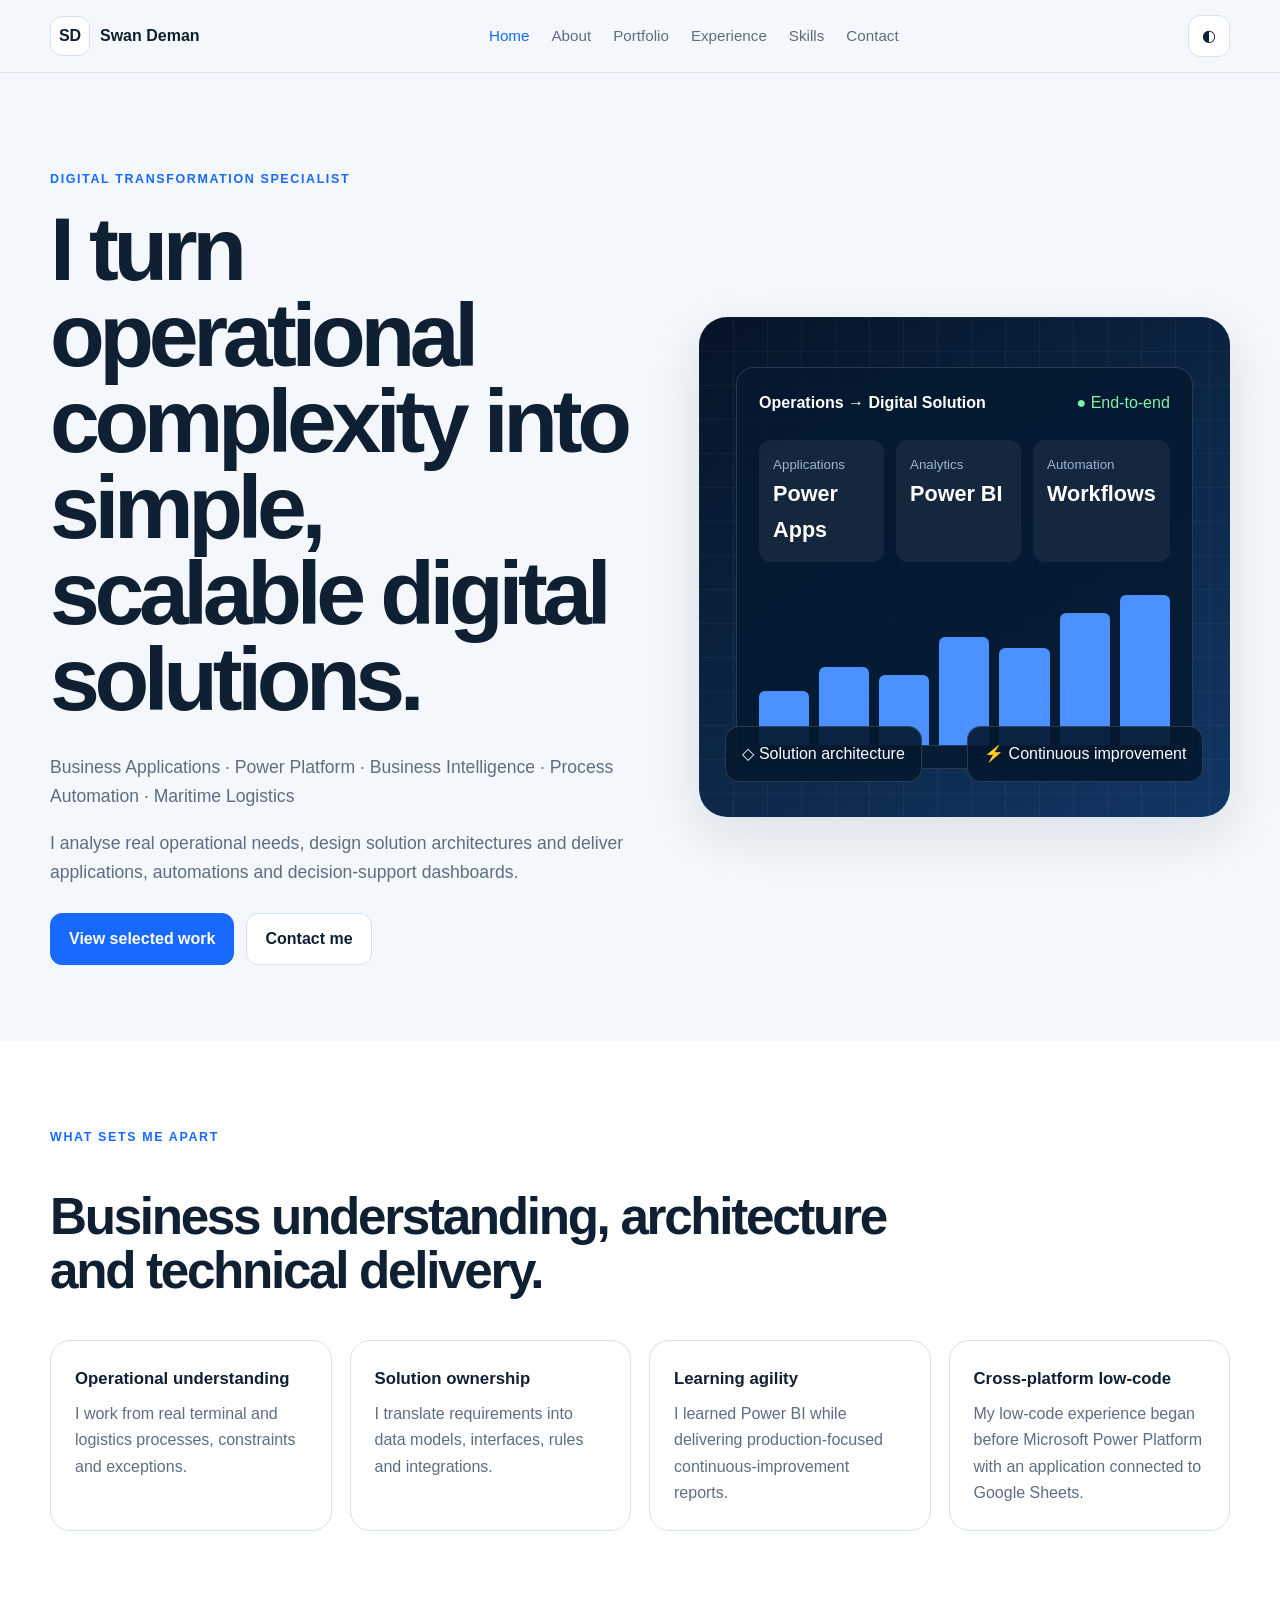
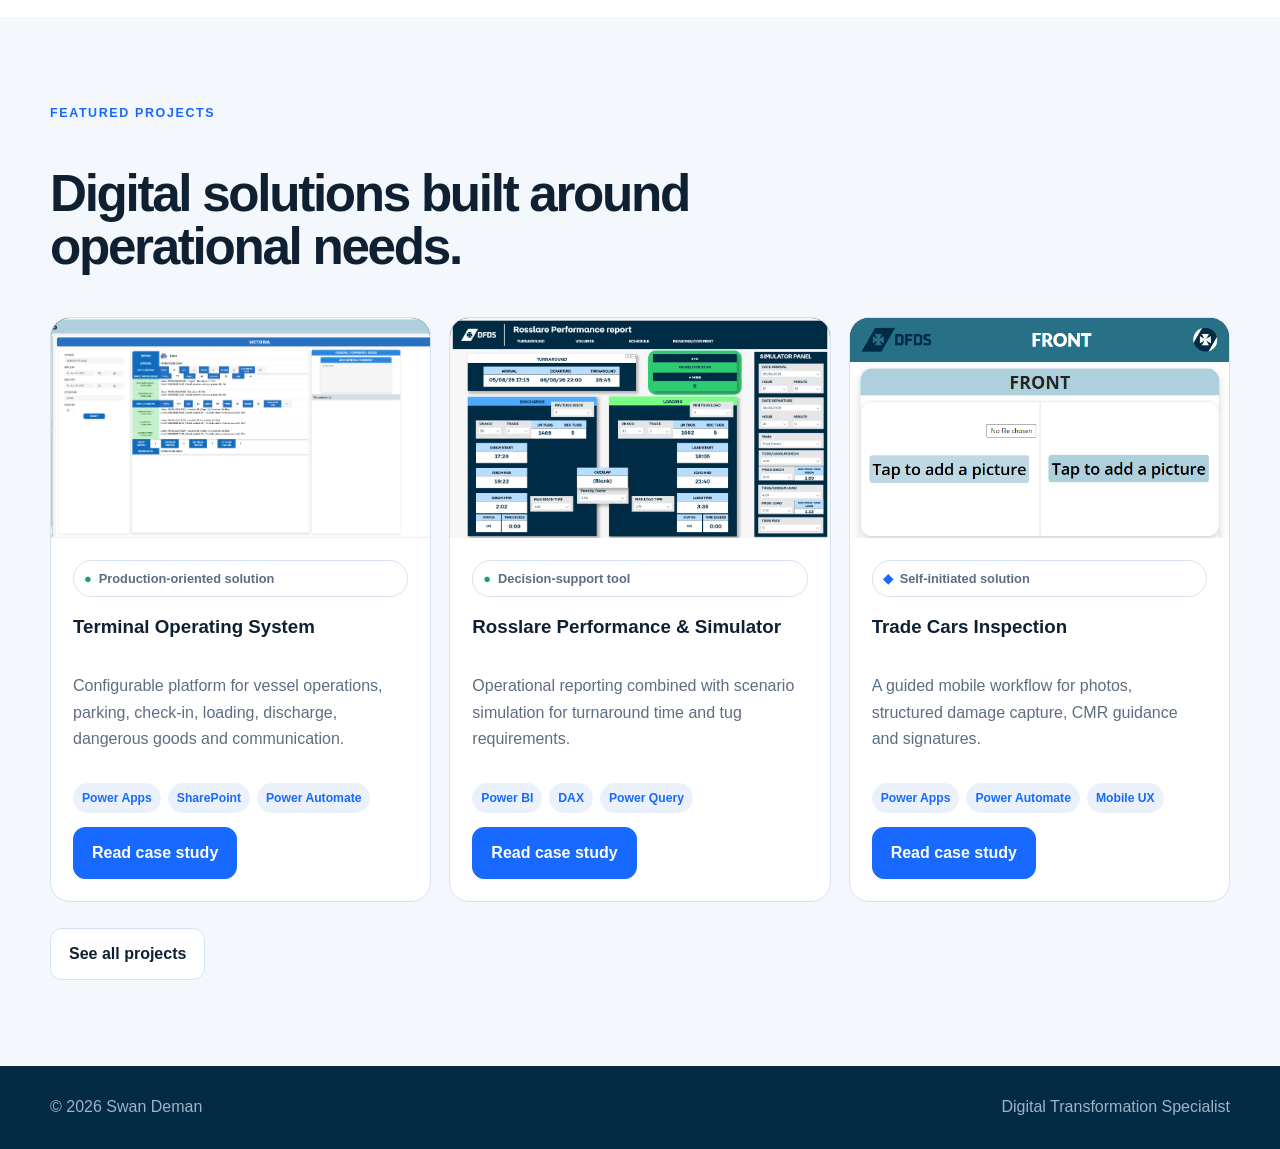
<file: index.html>
<!doctype html>
<html lang="en">
<head>
<meta charset="utf-8">
<meta name="viewport" content="width=device-width,initial-scale=1">
<meta name="description" content="Portfolio of Swan Deman: Power Platform, Power BI, solution architecture, process automation and maritime logistics.">
<meta name="author" content="Swan Deman">
<meta property="og:title" content="Swan Deman - Digital Transformation Specialist">
<meta property="og:description" content="Portfolio of Swan Deman: Power Platform, Power BI, solution architecture, process automation and maritime logistics.">
<meta property="og:type" content="website">
<title>Swan Deman - Digital Transformation Specialist</title>
<link rel="stylesheet" href="assets/css/style.css">
</head>
<body>
<header class="site-header">
<div class="container header-inner">
<a class="brand" href="index.html"><span class="brand-mark">SD</span><span>Swan Deman</span></a>
<nav class="nav"><a class="active" href="index.html">Home</a><a class="" href="about.html">About</a><a class="" href="portfolio.html">Portfolio</a><a class="" href="experience.html">Experience</a><a class="" href="skills.html">Skills</a><a class="" href="contact.html">Contact</a></nav>
<div class="header-actions">
<button id="themeBtn" class="icon-btn" type="button" aria-label="Toggle light and dark mode">◐</button>
<button id="menuBtn" class="icon-btn mobile-toggle" type="button" aria-label="Open navigation">☰</button>
</div></div>
<nav id="mobileNav" class="mobile-nav"><a href="index.html">Home</a><a href="about.html">About</a><a href="portfolio.html">Portfolio</a><a href="experience.html">Experience</a><a href="skills.html">Skills</a><a href="contact.html">Contact</a></nav>
</header>
<main>
<section class="container hero">
<div>
<div class="kicker">Digital Transformation Specialist</div>
<h1>I turn operational complexity into simple, scalable digital solutions.</h1>
<p class="lead">Business Applications · Power Platform · Business Intelligence · Process Automation · Maritime Logistics</p>
<p class="lead">I analyse real operational needs, design solution architectures and deliver applications, automations and decision-support dashboards.</p>
<div class="actions">
<a class="btn primary" href="portfolio.html">View selected work</a>

<a class="btn" href="contact.html">Contact me</a>
</div>
</div>
<div class="hero-card">
<div class="hero-grid"></div>
<div class="dashboard-card">
<div class="dashboard-title"><strong>Operations → Digital Solution</strong><span class="live">● End-to-end</span></div>
<div class="metrics">
<div class="metric"><small>Applications</small><strong>Power Apps</strong></div>
<div class="metric"><small>Analytics</small><strong>Power BI</strong></div>
<div class="metric"><small>Automation</small><strong>Workflows</strong></div>
</div>
<div class="bars"><i style="height:34%"></i><i style="height:49%"></i><i style="height:44%"></i><i style="height:68%"></i><i style="height:61%"></i><i style="height:83%"></i><i style="height:94%"></i></div>
</div>
<div class="float-card float-left">◇ Solution architecture</div>
<div class="float-card float-right">⚡ Continuous improvement</div>
</div>
</section>

<section class="section alt"><div class="container">
<div class="section-head"><div class="kicker">What sets me apart</div><h2>Business understanding, architecture and technical delivery.</h2></div>
<div class="grid-4">
<article class="card proof-card"><strong>Operational understanding</strong><span>I work from real terminal and logistics processes, constraints and exceptions.</span></article>
<article class="card proof-card"><strong>Solution ownership</strong><span>I translate requirements into data models, interfaces, rules and integrations.</span></article>
<article class="card proof-card"><strong>Learning agility</strong><span>I learned Power BI while delivering production-focused continuous-improvement reports.</span></article>
<article class="card proof-card"><strong>Cross-platform low-code</strong><span>My low-code experience began before Microsoft Power Platform with an application connected to Google Sheets.</span></article>
</div>
</div></section>

<section class="section"><div class="container">
<div class="section-head"><div class="kicker">Featured projects</div><h2>Digital solutions built around operational needs.</h2></div>
<div class="grid-3">
<article class="project-card card">
<div class="project-cover"><img src="assets/images/tos/admin.png" alt="Terminal Operating System administration screen"></div>
<div class="project-body"><span class="badge production">Production-oriented solution</span><h3>Terminal Operating System</h3><p>Configurable platform for vessel operations, parking, check-in, loading, discharge, dangerous goods and communication.</p><div class="tags"><span class="tag">Power Apps</span><span class="tag">SharePoint</span><span class="tag">Power Automate</span></div><a class="btn primary" href="projects/tos.html">Read case study</a></div>
</article>
<article class="project-card card">
<div class="project-cover"><img src="assets/images/rosslare/simulator.png" alt="Rosslare predictive simulator"></div>
<div class="project-body"><span class="badge production">Decision-support tool</span><h3>Rosslare Performance & Simulator</h3><p>Operational reporting combined with scenario simulation for turnaround time and tug requirements.</p><div class="tags"><span class="tag">Power BI</span><span class="tag">DAX</span><span class="tag">Power Query</span></div><a class="btn primary" href="projects/rosslare.html">Read case study</a></div>
</article>
<article class="project-card card">
<div class="project-cover"><img src="assets/images/tradecars/inspection-workflow.png" alt="Trade Cars guided inspection application"></div>
<div class="project-body"><span class="badge origin">Self-initiated solution</span><h3>Trade Cars Inspection</h3><p>A guided mobile workflow for photos, structured damage capture, CMR guidance and signatures.</p><div class="tags"><span class="tag">Power Apps</span><span class="tag">Power Automate</span><span class="tag">Mobile UX</span></div><a class="btn primary" href="projects/tradecars-inspection.html">Read case study</a></div>
</article>
</div>
<div class="actions"><a class="btn" href="portfolio.html">See all projects</a></div>
</div></section>
</main>
<footer class="footer"><div class="container footer-inner">
<span>© <span data-year></span> Swan Deman</span>
<span>Digital Transformation Specialist</span>
</div></footer>
<div id="lightbox" class="lightbox"><button type="button" aria-label="Close image">×</button><img alt=""></div>
<script src="assets/js/main.js"></script>
</body>
</html>
</file>
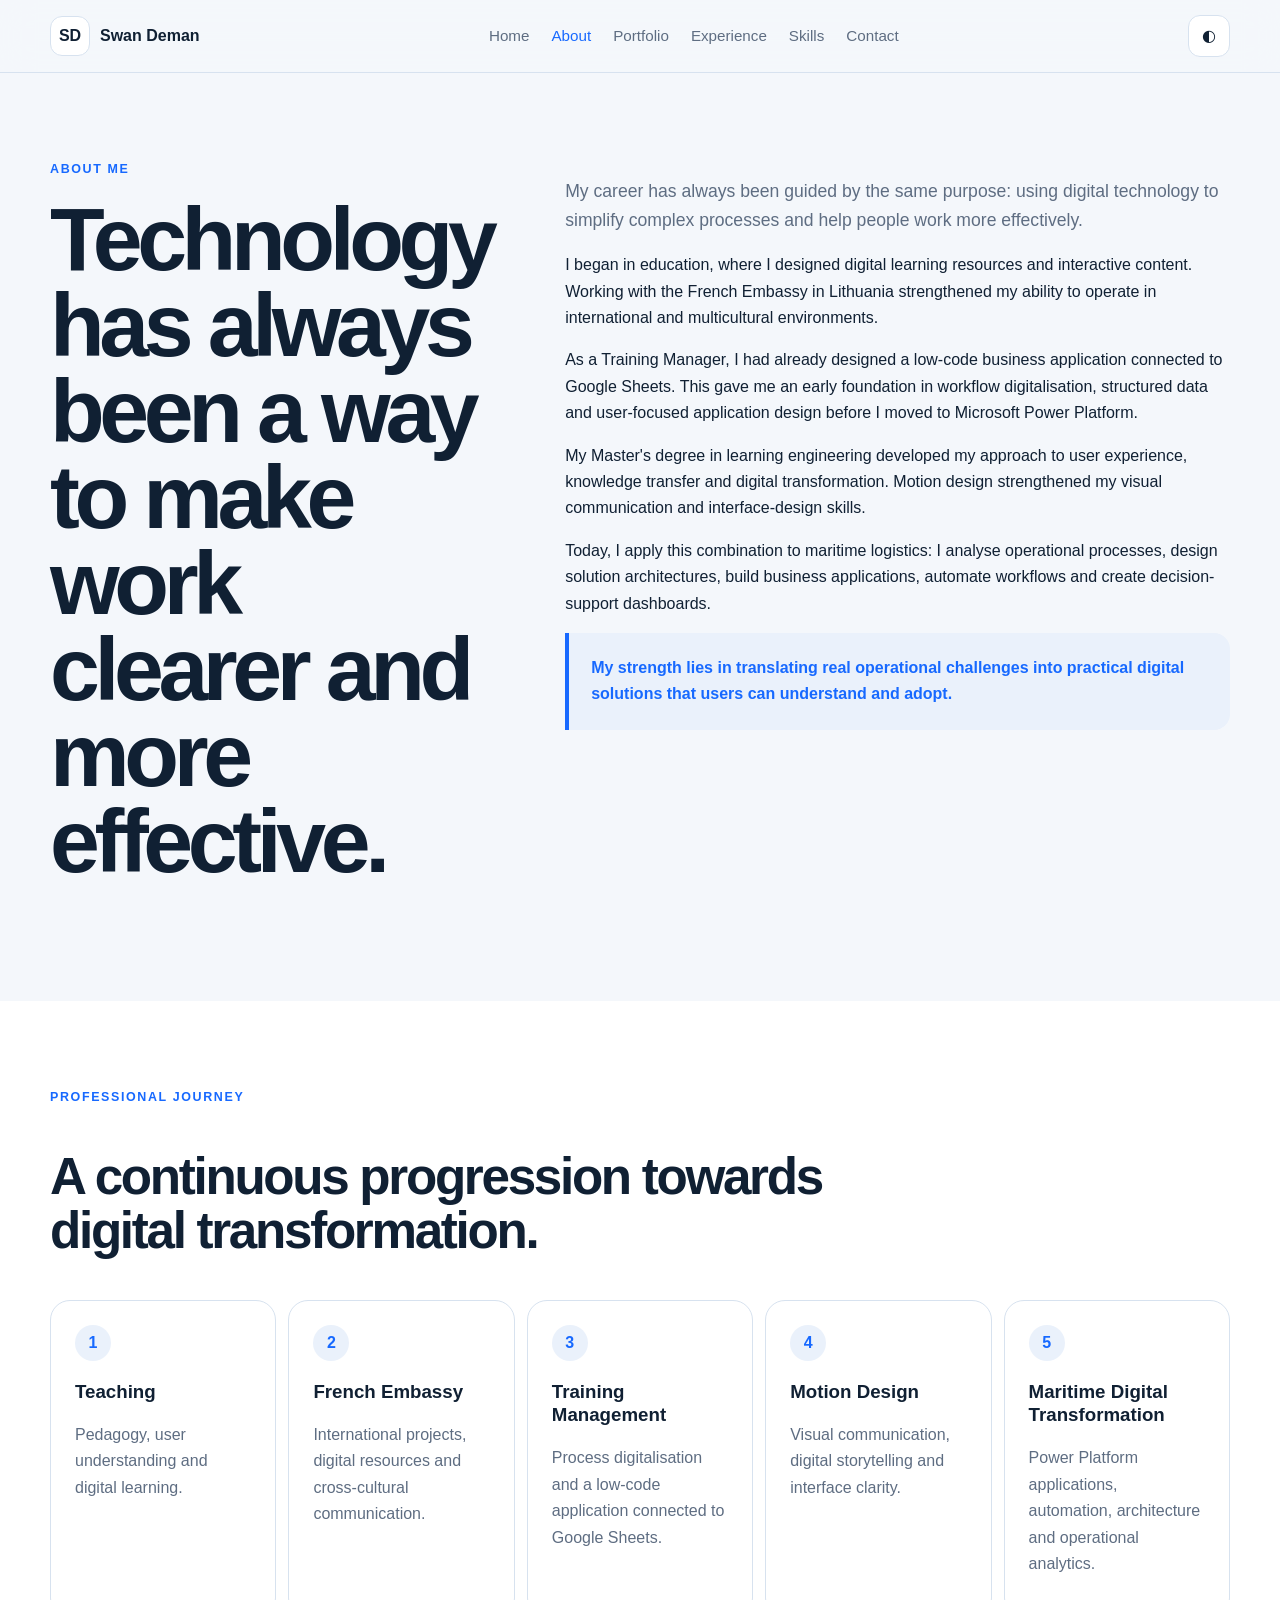
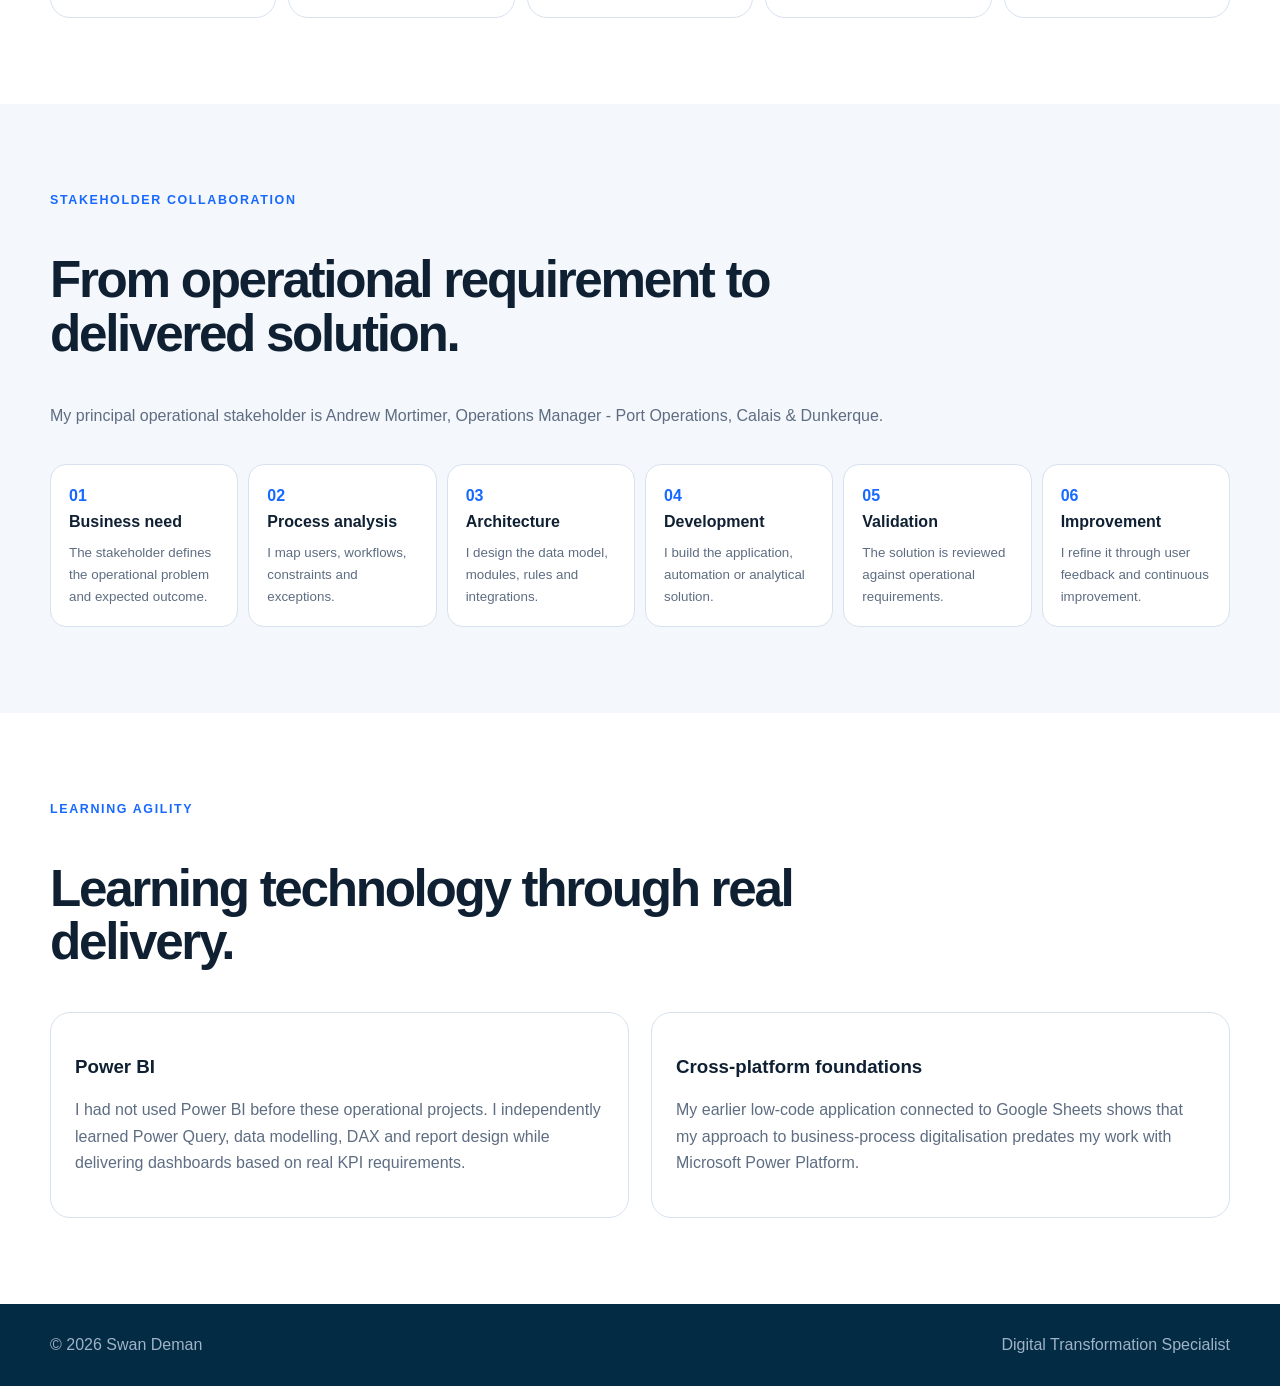
<file: about.html>
<!doctype html>
<html lang="en">
<head>
<meta charset="utf-8">
<meta name="viewport" content="width=device-width,initial-scale=1">
<meta name="description" content="Professional journey, stakeholder collaboration and digital transformation approach of Swan Deman.">
<meta name="author" content="Swan Deman">
<meta property="og:title" content="About - Swan Deman">
<meta property="og:description" content="Professional journey, stakeholder collaboration and digital transformation approach of Swan Deman.">
<meta property="og:type" content="website">
<title>About - Swan Deman</title>
<link rel="stylesheet" href="assets/css/style.css">
</head>
<body>
<header class="site-header">
<div class="container header-inner">
<a class="brand" href="index.html"><span class="brand-mark">SD</span><span>Swan Deman</span></a>
<nav class="nav"><a class="" href="index.html">Home</a><a class="active" href="about.html">About</a><a class="" href="portfolio.html">Portfolio</a><a class="" href="experience.html">Experience</a><a class="" href="skills.html">Skills</a><a class="" href="contact.html">Contact</a></nav>
<div class="header-actions">
<button id="themeBtn" class="icon-btn" type="button" aria-label="Toggle light and dark mode">◐</button>
<button id="menuBtn" class="icon-btn mobile-toggle" type="button" aria-label="Open navigation">☰</button>
</div></div>
<nav id="mobileNav" class="mobile-nav"><a href="index.html">Home</a><a href="about.html">About</a><a href="portfolio.html">Portfolio</a><a href="experience.html">Experience</a><a href="skills.html">Skills</a><a href="contact.html">Contact</a></nav>
</header>
<main>
<section class="section"><div class="container story">
<div><div class="kicker">About me</div><h1>Technology has always been a way to make work clearer and more effective.</h1></div>
<div>
<p class="lead">My career has always been guided by the same purpose: using digital technology to simplify complex processes and help people work more effectively.</p>
<p>I began in education, where I designed digital learning resources and interactive content. Working with the French Embassy in Lithuania strengthened my ability to operate in international and multicultural environments.</p>
<p>As a Training Manager, I had already designed a low-code business application connected to Google Sheets. This gave me an early foundation in workflow digitalisation, structured data and user-focused application design before I moved to Microsoft Power Platform.</p>
<p>My Master's degree in learning engineering developed my approach to user experience, knowledge transfer and digital transformation. Motion design strengthened my visual communication and interface-design skills.</p>
<p>Today, I apply this combination to maritime logistics: I analyse operational processes, design solution architectures, build business applications, automate workflows and create decision-support dashboards.</p>
<div class="quote">My strength lies in translating real operational challenges into practical digital solutions that users can understand and adopt.</div>
</div></div></section>

<section class="section alt"><div class="container">
<div class="section-head"><div class="kicker">Professional journey</div><h2>A continuous progression towards digital transformation.</h2></div>
<div class="timeline">
<article class="card"><span>1</span><h3>Teaching</h3><p>Pedagogy, user understanding and digital learning.</p></article>
<article class="card"><span>2</span><h3>French Embassy</h3><p>International projects, digital resources and cross-cultural communication.</p></article>
<article class="card"><span>3</span><h3>Training Management</h3><p>Process digitalisation and a low-code application connected to Google Sheets.</p></article>
<article class="card"><span>4</span><h3>Motion Design</h3><p>Visual communication, digital storytelling and interface clarity.</p></article>
<article class="card"><span>5</span><h3>Maritime Digital Transformation</h3><p>Power Platform applications, automation, architecture and operational analytics.</p></article>
</div></div></section>

<section class="section"><div class="container">
<div class="section-head"><div class="kicker">Stakeholder collaboration</div><h2>From operational requirement to delivered solution.</h2>
<p>My principal operational stakeholder is Andrew Mortimer, Operations Manager - Port Operations, Calais & Dunkerque.</p></div>
<div class="process">
<div class="process-step"><span>01</span><strong>Business need</strong><small>The stakeholder defines the operational problem and expected outcome.</small></div>
<div class="process-step"><span>02</span><strong>Process analysis</strong><small>I map users, workflows, constraints and exceptions.</small></div>
<div class="process-step"><span>03</span><strong>Architecture</strong><small>I design the data model, modules, rules and integrations.</small></div>
<div class="process-step"><span>04</span><strong>Development</strong><small>I build the application, automation or analytical solution.</small></div>
<div class="process-step"><span>05</span><strong>Validation</strong><small>The solution is reviewed against operational requirements.</small></div>
<div class="process-step"><span>06</span><strong>Improvement</strong><small>I refine it through user feedback and continuous improvement.</small></div>
</div></div></section>

<section class="section alt"><div class="container">
<div class="section-head"><div class="kicker">Learning agility</div><h2>Learning technology through real delivery.</h2></div>
<div class="grid-2">
<article class="card"><h3>Power BI</h3><p>I had not used Power BI before these operational projects. I independently learned Power Query, data modelling, DAX and report design while delivering dashboards based on real KPI requirements.</p></article>
<article class="card"><h3>Cross-platform foundations</h3><p>My earlier low-code application connected to Google Sheets shows that my approach to business-process digitalisation predates my work with Microsoft Power Platform.</p></article>
</div></div></section>
</main>
<footer class="footer"><div class="container footer-inner">
<span>© <span data-year></span> Swan Deman</span>
<span>Digital Transformation Specialist</span>
</div></footer>
<div id="lightbox" class="lightbox"><button type="button" aria-label="Close image">×</button><img alt=""></div>
<script src="assets/js/main.js"></script>
</body>
</html>
</file>
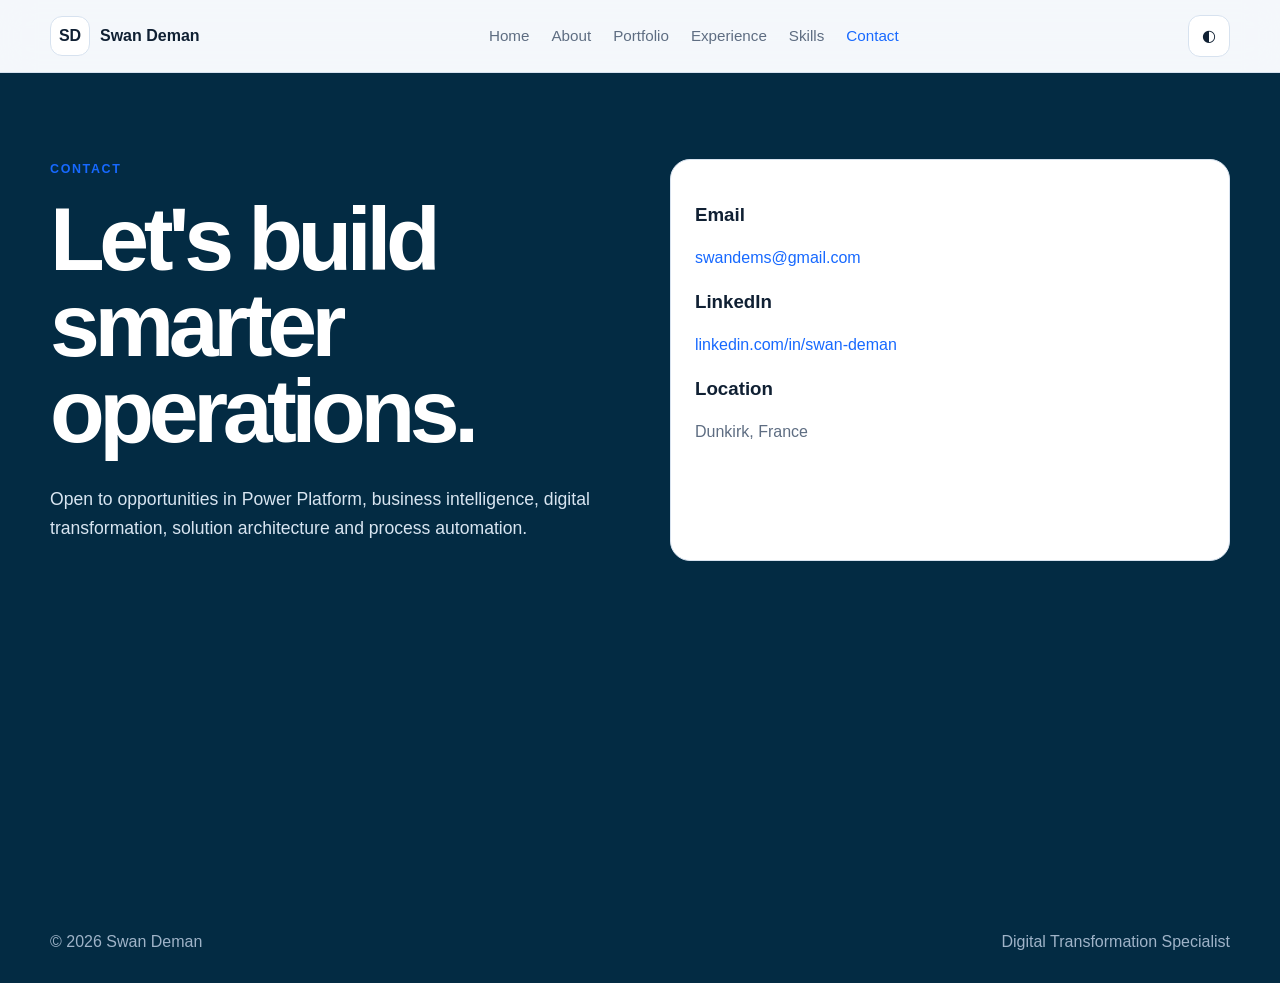
<file: contact.html>
<!doctype html>
<html lang="en">
<head>
<meta charset="utf-8">
<meta name="viewport" content="width=device-width,initial-scale=1">
<meta name="description" content="Contact Swan Deman for Power Platform, Power BI, digital transformation and process automation opportunities.">
<meta name="author" content="Swan Deman">
<meta property="og:title" content="Contact - Swan Deman">
<meta property="og:description" content="Contact Swan Deman for Power Platform, Power BI, digital transformation and process automation opportunities.">
<meta property="og:type" content="website">
<title>Contact - Swan Deman</title>
<link rel="stylesheet" href="assets/css/style.css">
</head>
<body>
<header class="site-header">
<div class="container header-inner">
<a class="brand" href="index.html"><span class="brand-mark">SD</span><span>Swan Deman</span></a>
<nav class="nav"><a class="" href="index.html">Home</a><a class="" href="about.html">About</a><a class="" href="portfolio.html">Portfolio</a><a class="" href="experience.html">Experience</a><a class="" href="skills.html">Skills</a><a class="active" href="contact.html">Contact</a></nav>
<div class="header-actions">
<button id="themeBtn" class="icon-btn" type="button" aria-label="Toggle light and dark mode">◐</button>
<button id="menuBtn" class="icon-btn mobile-toggle" type="button" aria-label="Open navigation">☰</button>
</div></div>
<nav id="mobileNav" class="mobile-nav"><a href="index.html">Home</a><a href="about.html">About</a><a href="portfolio.html">Portfolio</a><a href="experience.html">Experience</a><a href="skills.html">Skills</a><a href="contact.html">Contact</a></nav>
</header>
<main>
<section class="section contact-panel"><div class="container contact-grid">
<div><div class="kicker">Contact</div><h1>Let's build smarter operations.</h1>
<p class="lead">Open to opportunities in Power Platform, business intelligence, digital transformation, solution architecture and process automation.</p></div>
<div class="card">
<h3>Email</h3><p><a href="mailto:swandems@gmail.com">swandems@gmail.com</a></p>
<h3>LinkedIn</h3><p><a href="https://www.linkedin.com/in/swan-deman" target="_blank" rel="noreferrer">linkedin.com/in/swan-deman</a></p>
<h3>Location</h3><p>Dunkirk, France</p>
</div></div></section>
</main>
<footer class="footer"><div class="container footer-inner">
<span>© <span data-year></span> Swan Deman</span>
<span>Digital Transformation Specialist</span>
</div></footer>
<div id="lightbox" class="lightbox"><button type="button" aria-label="Close image">×</button><img alt=""></div>
<script src="assets/js/main.js"></script>
</body>
</html>
</file>
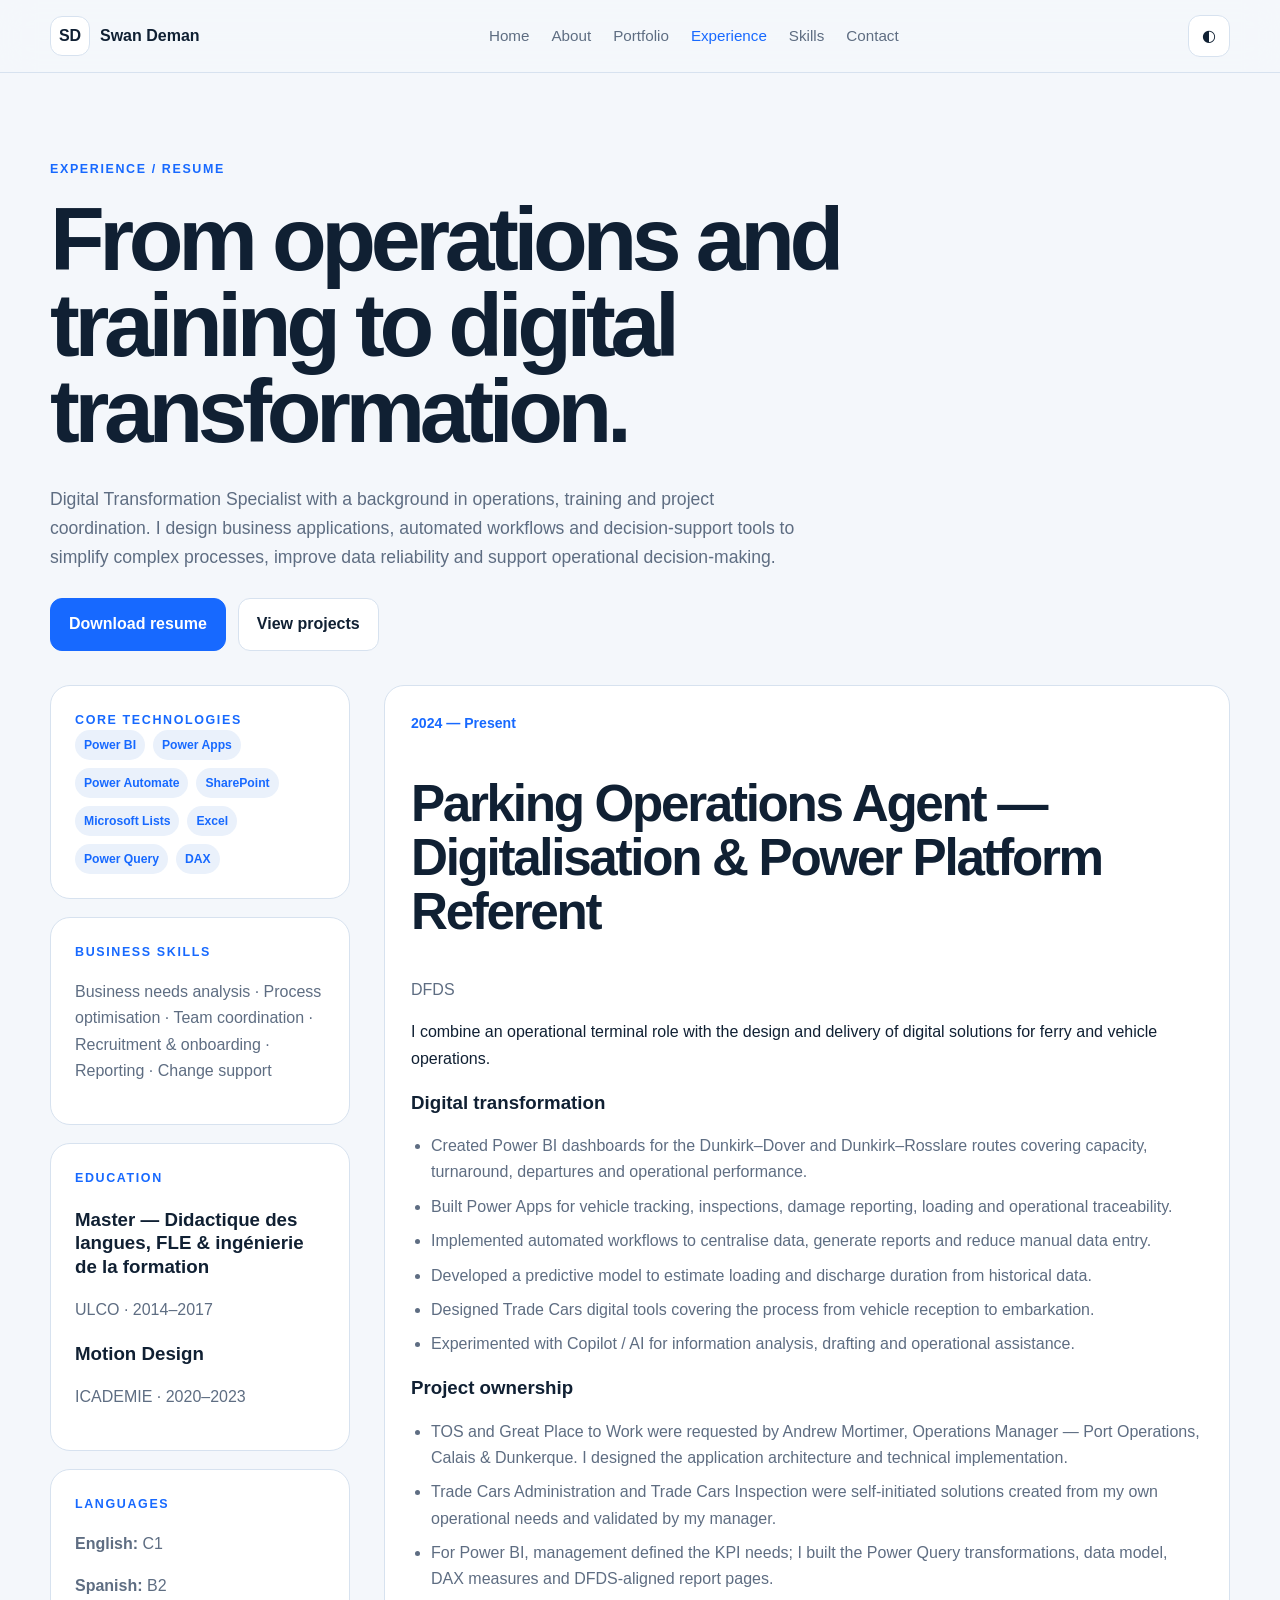
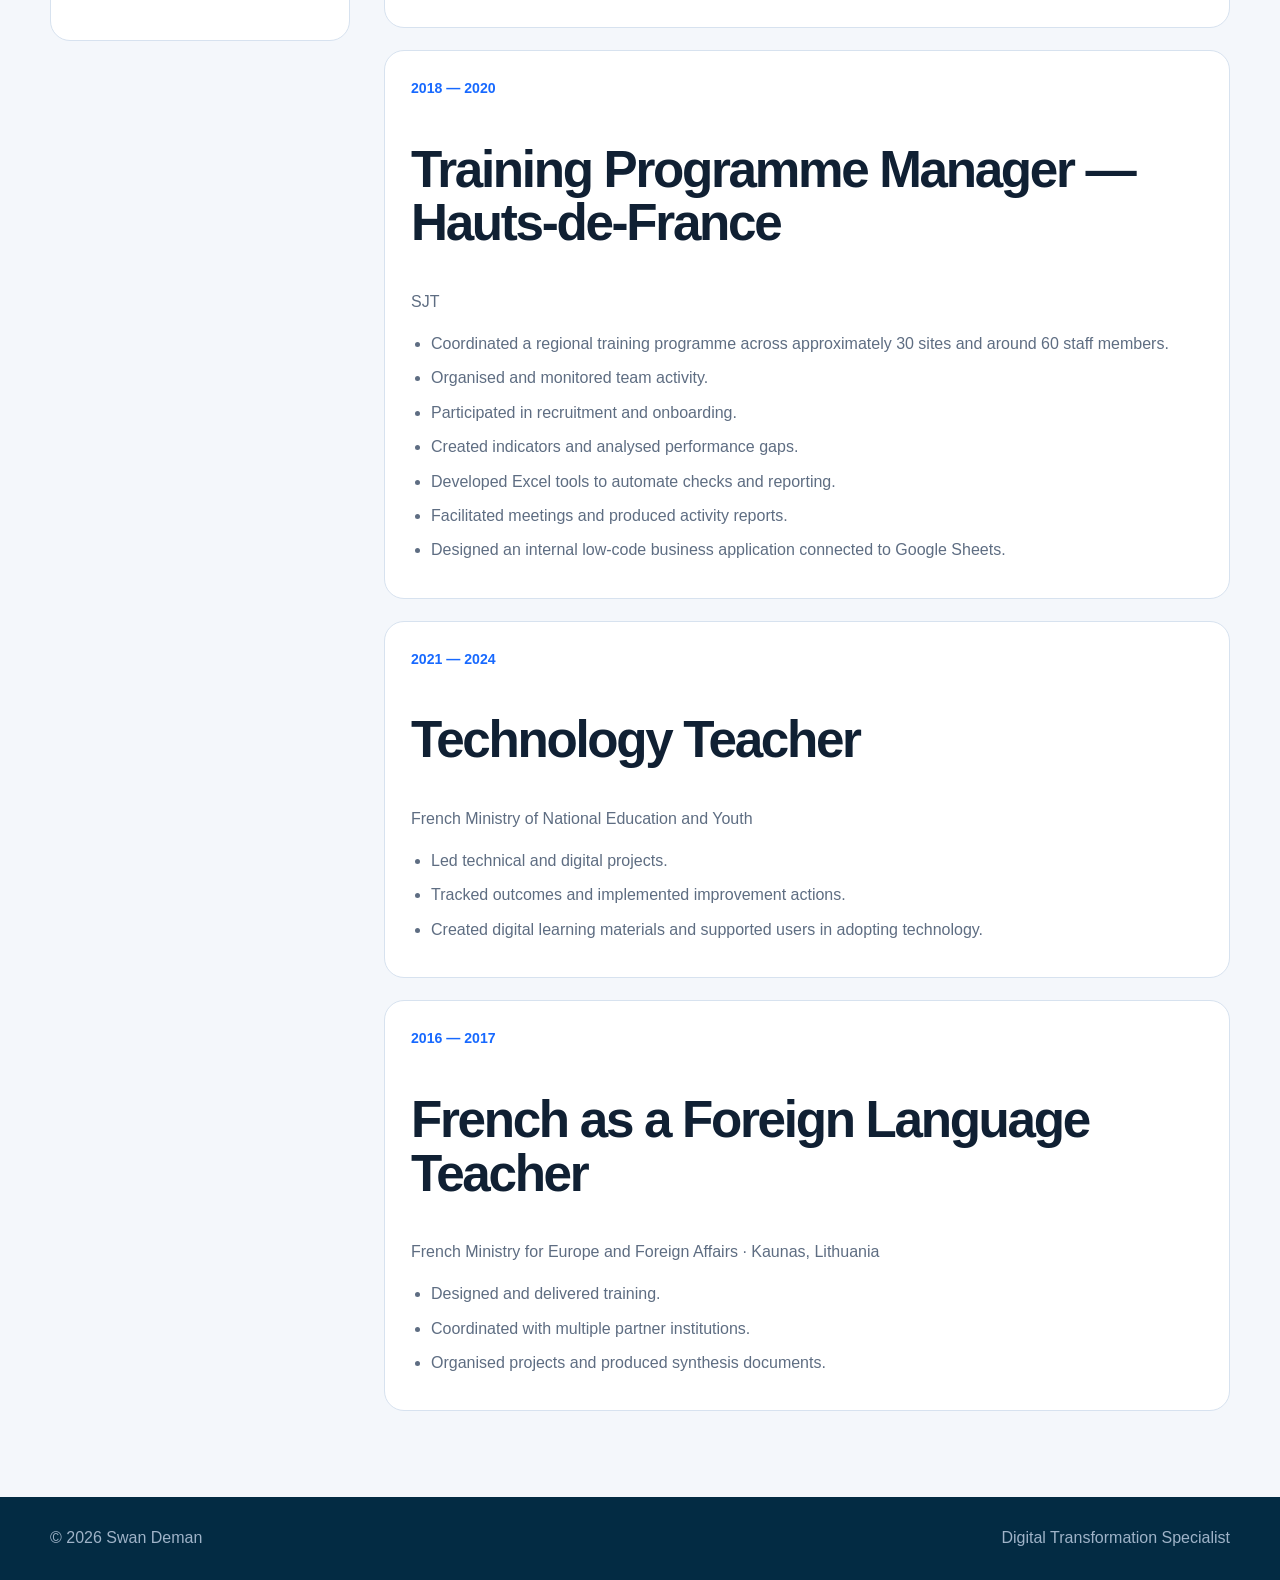
<file: experience.html>
<!doctype html>
<html lang="en">
<head>
<meta charset="utf-8">
<meta name="viewport" content="width=device-width,initial-scale=1">
<meta name="description" content="Professional journey, stakeholder collaboration and digital transformation approach of Swan Deman.">
<meta name="author" content="Swan Deman">
<meta property="og:title" content="About - Swan Deman">
<meta property="og:description" content="Professional journey, stakeholder collaboration and digital transformation approach of Swan Deman.">
<meta property="og:type" content="website">
<title>About - Swan Deman</title>
<link rel="stylesheet" href="assets/css/style.css">
</head>
<body>
<header class="site-header">
<div class="container header-inner">
<a class="brand" href="index.html"><span class="brand-mark">SD</span><span>Swan Deman</span></a>
<nav class="nav"><a class="" href="index.html">Home</a><a class="" href="about.html">About</a><a class="" href="portfolio.html">Portfolio</a><a class="active" href="experience.html">Experience</a><a class="" href="skills.html">Skills</a><a class="" href="contact.html">Contact</a></nav>
<div class="header-actions">
<button id="themeBtn" class="icon-btn" type="button" aria-label="Toggle light and dark mode">◐</button>
<button id="menuBtn" class="icon-btn mobile-toggle" type="button" aria-label="Open navigation">☰</button>
</div></div>
<nav id="mobileNav" class="mobile-nav"><a href="index.html">Home</a><a href="about.html">About</a><a href="portfolio.html">Portfolio</a><a href="experience.html">Experience</a><a href="skills.html">Skills</a><a href="contact.html">Contact</a></nav>
</header>
<main>
<section class="section"><div class="container">
<div class="section-head">
<div class="kicker">Experience / Resume</div>
<h1>From operations and training to digital transformation.</h1>
<p class="lead">Digital Transformation Specialist with a background in operations, training and project coordination. I design business applications, automated workflows and decision-support tools to simplify complex processes, improve data reliability and support operational decision-making.</p>
<div class="actions">
<a class="btn primary" href="assets/docs/Swan-Deman-CV.pdf" download>Download resume</a>
<a class="btn" href="portfolio.html">View projects</a>
</div>
</div>

<div class="resume-layout">
<aside class="resume-sidebar">
<article class="card">
<div class="kicker">Core technologies</div>
<div class="resume-skill-list">
<span class="tag">Power BI</span><span class="tag">Power Apps</span><span class="tag">Power Automate</span>
<span class="tag">SharePoint</span><span class="tag">Microsoft Lists</span><span class="tag">Excel</span>
<span class="tag">Power Query</span><span class="tag">DAX</span>
</div></article>

<article class="card">
<div class="kicker">Business skills</div>
<p>Business needs analysis · Process optimisation · Team coordination · Recruitment & onboarding · Reporting · Change support</p>
</article>

<article class="card">
<div class="kicker">Education</div>
<h3>Master — Didactique des langues, FLE & ingénierie de la formation</h3>
<p>ULCO · 2014–2017</p>
<h3>Motion Design</h3>
<p>ICADEMIE · 2020–2023</p>
</article>

<article class="card">
<div class="kicker">Languages</div>
<p><strong>English:</strong> C1</p>
<p><strong>Spanish:</strong> B2</p>
</article>
</aside>

<div class="experience-list">
<article class="experience-card">
<div class="period">2024 — Present</div>
<h2>Parking Operations Agent — Digitalisation & Power Platform Referent</h2>
<div class="company">DFDS</div>
<p>I combine an operational terminal role with the design and delivery of digital solutions for ferry and vehicle operations.</p>
<h3>Digital transformation</h3>
<ul>
<li>Created Power BI dashboards for the Dunkirk–Dover and Dunkirk–Rosslare routes covering capacity, turnaround, departures and operational performance.</li>
<li>Built Power Apps for vehicle tracking, inspections, damage reporting, loading and operational traceability.</li>
<li>Implemented automated workflows to centralise data, generate reports and reduce manual data entry.</li>
<li>Developed a predictive model to estimate loading and discharge duration from historical data.</li>
<li>Designed Trade Cars digital tools covering the process from vehicle reception to embarkation.</li>
<li>Experimented with Copilot / AI for information analysis, drafting and operational assistance.</li>
</ul>
<h3>Project ownership</h3>
<ul>
<li>TOS and Great Place to Work were requested by Andrew Mortimer, Operations Manager — Port Operations, Calais & Dunkerque. I designed the application architecture and technical implementation.</li>
<li>Trade Cars Administration and Trade Cars Inspection were self-initiated solutions created from my own operational needs and validated by my manager.</li>
<li>For Power BI, management defined the KPI needs; I built the Power Query transformations, data model, DAX measures and DFDS-aligned report pages.</li>
</ul>
</article>

<article class="experience-card">
<div class="period">2018 — 2020</div>
<h2>Training Programme Manager — Hauts-de-France</h2>
<div class="company">SJT</div>
<ul>
<li>Coordinated a regional training programme across approximately 30 sites and around 60 staff members.</li>
<li>Organised and monitored team activity.</li>
<li>Participated in recruitment and onboarding.</li>
<li>Created indicators and analysed performance gaps.</li>
<li>Developed Excel tools to automate checks and reporting.</li>
<li>Facilitated meetings and produced activity reports.</li>
<li>Designed an internal low-code business application connected to Google Sheets.</li>
</ul>
</article>

<article class="experience-card">
<div class="period">2021 — 2024</div>
<h2>Technology Teacher</h2>
<div class="company">French Ministry of National Education and Youth</div>
<ul>
<li>Led technical and digital projects.</li>
<li>Tracked outcomes and implemented improvement actions.</li>
<li>Created digital learning materials and supported users in adopting technology.</li>
</ul>
</article>

<article class="experience-card">
<div class="period">2016 — 2017</div>
<h2>French as a Foreign Language Teacher</h2>
<div class="company">French Ministry for Europe and Foreign Affairs · Kaunas, Lithuania</div>
<ul>
<li>Designed and delivered training.</li>
<li>Coordinated with multiple partner institutions.</li>
<li>Organised projects and produced synthesis documents.</li>
</ul>
</article>
</div>
</div></div></section>
</main>
<footer class="footer"><div class="container footer-inner">
<span>© <span data-year></span> Swan Deman</span>
<span>Digital Transformation Specialist</span>
</div></footer>
<div id="lightbox" class="lightbox"><button type="button" aria-label="Close image">×</button><img alt=""></div>
<script src="assets/js/main.js"></script>
</body>
</html>
</file>
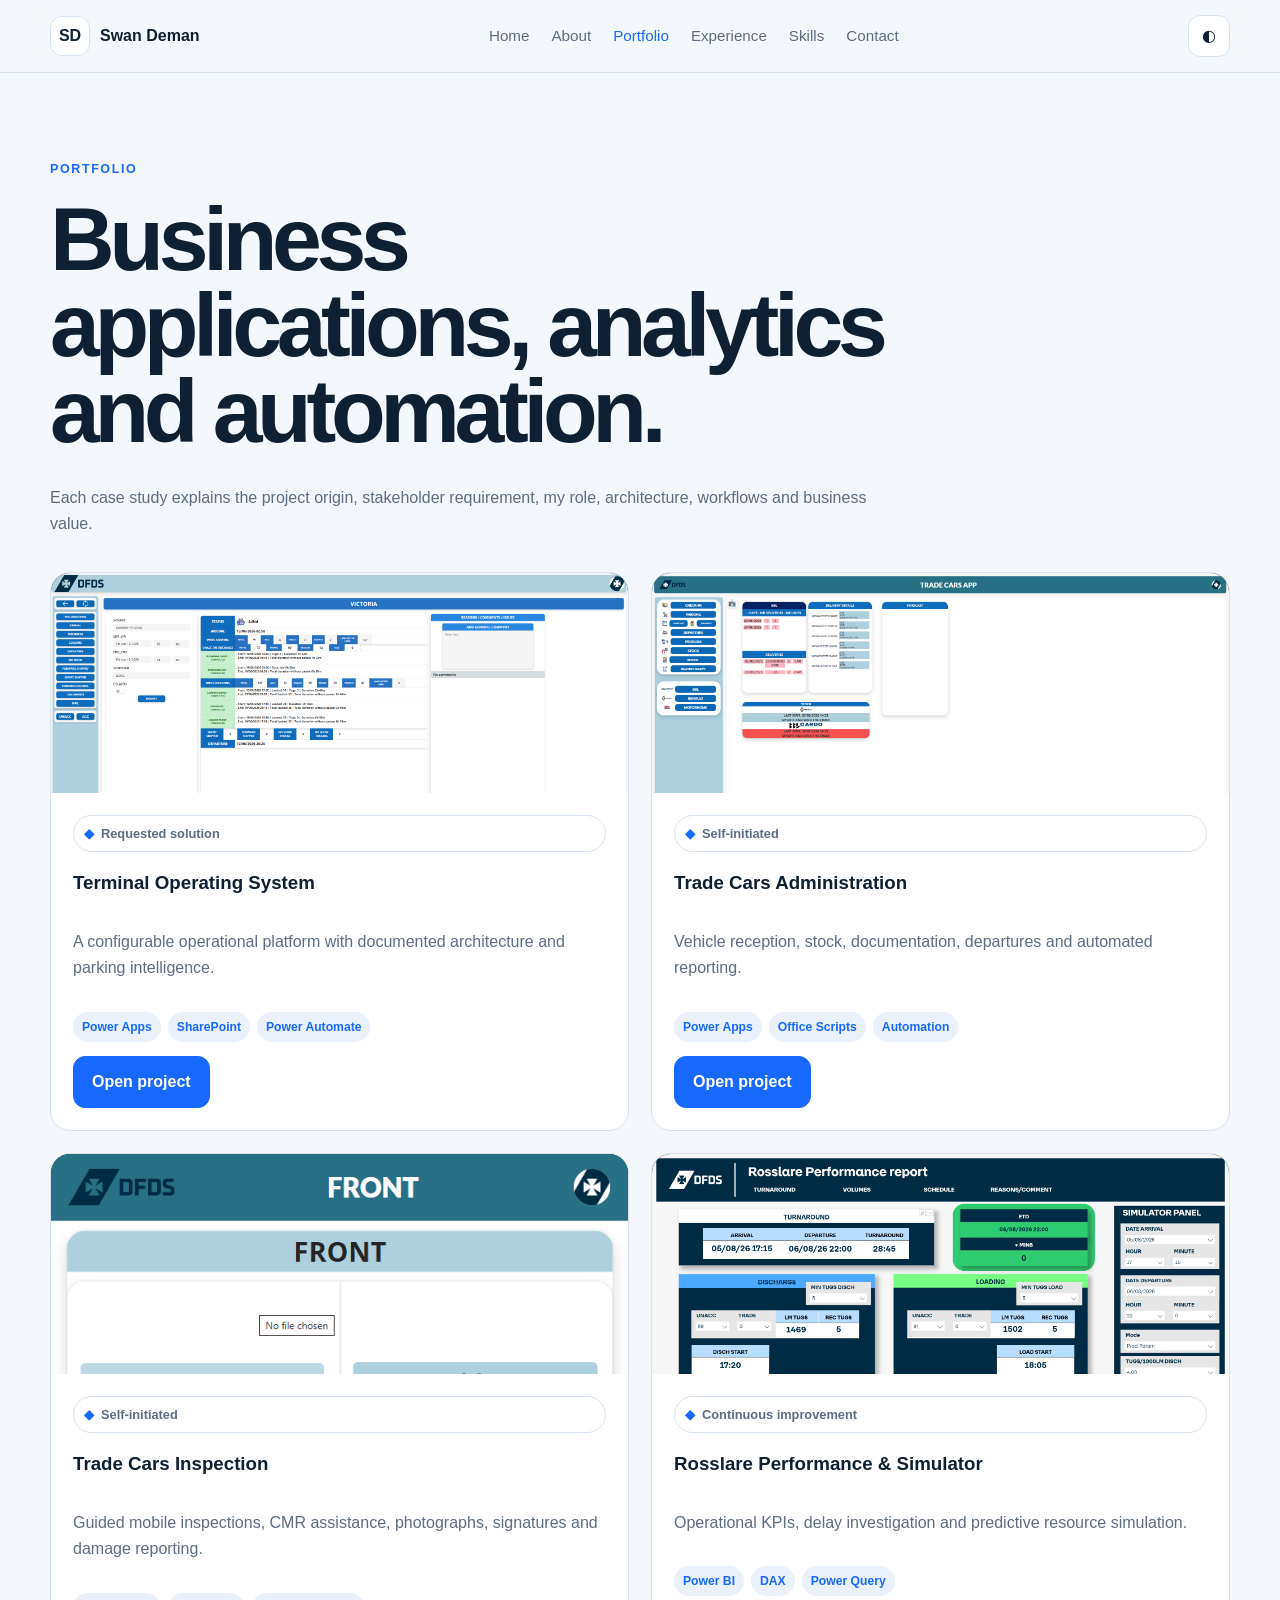
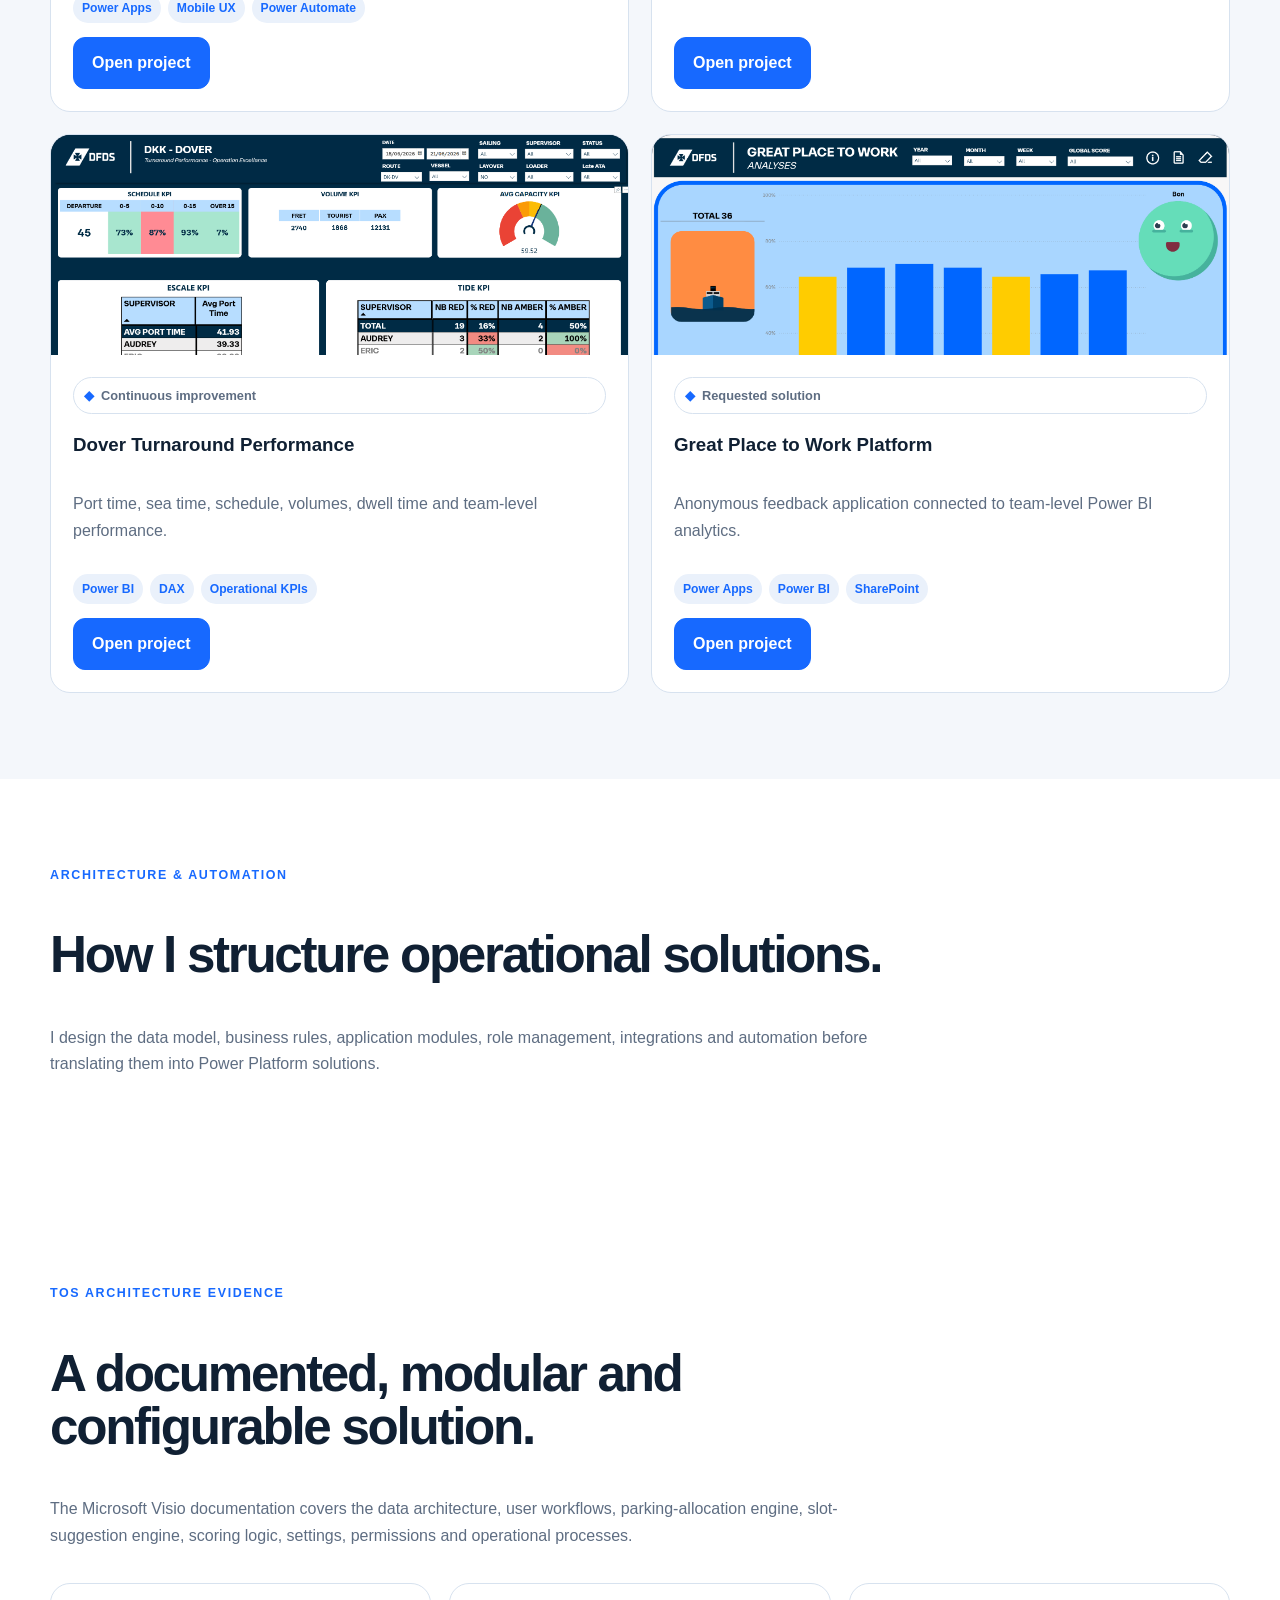
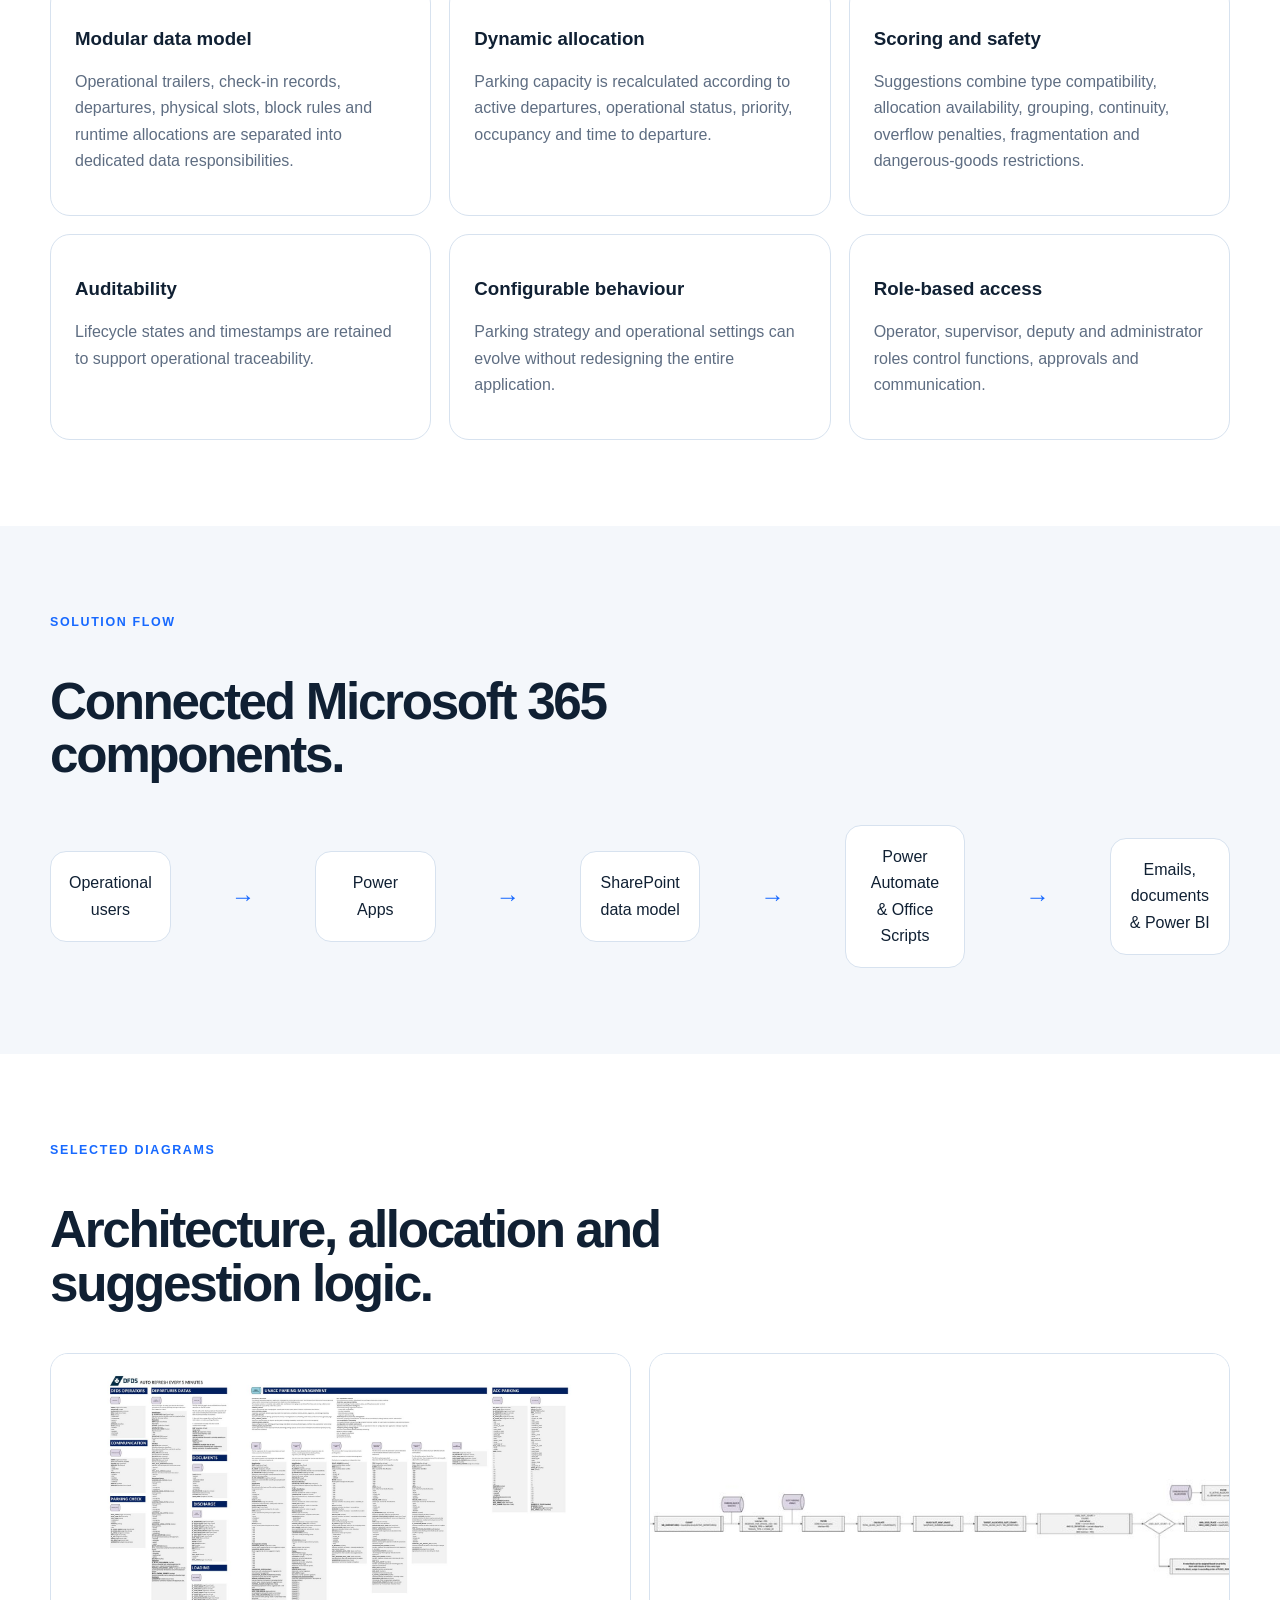
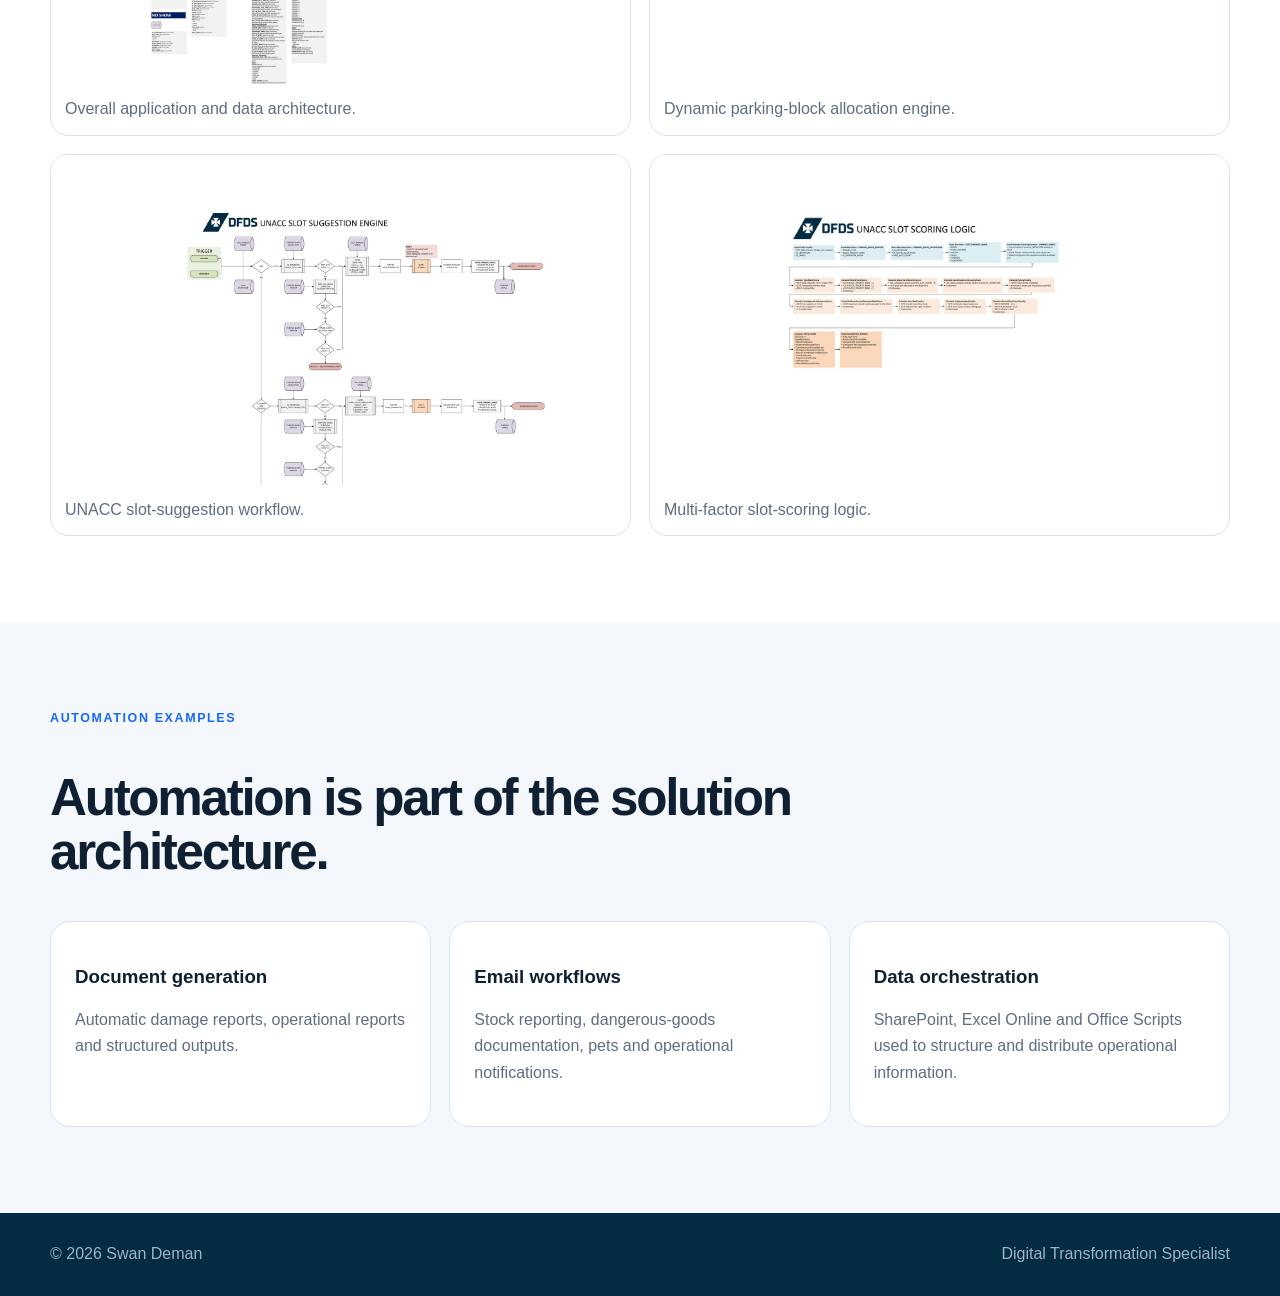
<file: portfolio.html>
<!doctype html>
<html lang="en">
<head>
<meta charset="utf-8">
<meta name="viewport" content="width=device-width,initial-scale=1">
<meta name="description" content="Business applications, Power BI dashboards, automation and architecture case studies by Swan Deman.">
<meta name="author" content="Swan Deman">
<meta property="og:title" content="Portfolio - Swan Deman">
<meta property="og:description" content="Business applications, Power BI dashboards, automation and architecture case studies by Swan Deman.">
<meta property="og:type" content="website">
<title>Portfolio - Swan Deman</title>
<link rel="stylesheet" href="assets/css/style.css">
</head>
<body>
<header class="site-header">
<div class="container header-inner">
<a class="brand" href="index.html"><span class="brand-mark">SD</span><span>Swan Deman</span></a>
<nav class="nav"><a class="" href="index.html">Home</a><a class="" href="about.html">About</a><a class="active" href="portfolio.html">Portfolio</a><a class="" href="experience.html">Experience</a><a class="" href="skills.html">Skills</a><a class="" href="contact.html">Contact</a></nav>
<div class="header-actions">
<button id="themeBtn" class="icon-btn" type="button" aria-label="Toggle light and dark mode">◐</button>
<button id="menuBtn" class="icon-btn mobile-toggle" type="button" aria-label="Open navigation">☰</button>
</div></div>
<nav id="mobileNav" class="mobile-nav"><a href="index.html">Home</a><a href="about.html">About</a><a href="portfolio.html">Portfolio</a><a href="experience.html">Experience</a><a href="skills.html">Skills</a><a href="contact.html">Contact</a></nav>
</header>
<main>
<section class="section"><div class="container">
<div class="section-head"><div class="kicker">Portfolio</div><h1>Business applications, analytics and automation.</h1>
<p>Each case study explains the project origin, stakeholder requirement, my role, architecture, workflows and business value.</p></div>
<div class="grid-2"><article class="project-card card">
<div class="project-cover"><img src="assets/images/tos/admin.png" alt="Terminal Operating System"></div>
<div class="project-body"><span class="badge origin">Requested solution</span><h3>Terminal Operating System</h3><p>A configurable operational platform with documented architecture and parking intelligence.</p><div class="tags"><span class="tag">Power Apps</span><span class="tag">SharePoint</span><span class="tag">Power Automate</span></div><a class="btn primary" href="projects/tos.html">Open project</a></div>
</article><article class="project-card card">
<div class="project-cover"><img src="assets/images/tradecars/admin-home.png" alt="Trade Cars Administration"></div>
<div class="project-body"><span class="badge origin">Self-initiated</span><h3>Trade Cars Administration</h3><p>Vehicle reception, stock, documentation, departures and automated reporting.</p><div class="tags"><span class="tag">Power Apps</span><span class="tag">Office Scripts</span><span class="tag">Automation</span></div><a class="btn primary" href="projects/tradecars-administration.html">Open project</a></div>
</article><article class="project-card card">
<div class="project-cover"><img src="assets/images/tradecars/inspection-workflow.png" alt="Trade Cars Inspection"></div>
<div class="project-body"><span class="badge origin">Self-initiated</span><h3>Trade Cars Inspection</h3><p>Guided mobile inspections, CMR assistance, photographs, signatures and damage reporting.</p><div class="tags"><span class="tag">Power Apps</span><span class="tag">Mobile UX</span><span class="tag">Power Automate</span></div><a class="btn primary" href="projects/tradecars-inspection.html">Open project</a></div>
</article><article class="project-card card">
<div class="project-cover"><img src="assets/images/rosslare/simulator.png" alt="Rosslare Performance & Simulator"></div>
<div class="project-body"><span class="badge origin">Continuous improvement</span><h3>Rosslare Performance & Simulator</h3><p>Operational KPIs, delay investigation and predictive resource simulation.</p><div class="tags"><span class="tag">Power BI</span><span class="tag">DAX</span><span class="tag">Power Query</span></div><a class="btn primary" href="projects/rosslare.html">Open project</a></div>
</article><article class="project-card card">
<div class="project-cover"><img src="assets/images/dover/dashboard.png" alt="Dover Turnaround Performance"></div>
<div class="project-body"><span class="badge origin">Continuous improvement</span><h3>Dover Turnaround Performance</h3><p>Port time, sea time, schedule, volumes, dwell time and team-level performance.</p><div class="tags"><span class="tag">Power BI</span><span class="tag">DAX</span><span class="tag">Operational KPIs</span></div><a class="btn primary" href="projects/dover.html">Open project</a></div>
</article><article class="project-card card">
<div class="project-cover"><img src="assets/images/gptw/bi-summary.png" alt="Great Place to Work Platform"></div>
<div class="project-body"><span class="badge origin">Requested solution</span><h3>Great Place to Work Platform</h3><p>Anonymous feedback application connected to team-level Power BI analytics.</p><div class="tags"><span class="tag">Power Apps</span><span class="tag">Power BI</span><span class="tag">SharePoint</span></div><a class="btn primary" href="projects/gptw.html">Open project</a></div>
</article></div>
</div></section>

<section class="section alt" id="architecture">
  <div class="container">
    <div class="section-head">
      <div class="kicker">Architecture & automation</div>
      <h2>How I structure operational solutions.</h2>
      <p>I design the data model, business rules, application modules, role management, integrations and automation before translating them into Power Platform solutions.</p>
    </div>
  </div>
</section>



<section class="section alt"><div class="container">
<div class="section-head"><div class="kicker">TOS architecture evidence</div><h2>A documented, modular and configurable solution.</h2>
<p>The Microsoft Visio documentation covers the data architecture, user workflows, parking-allocation engine, slot-suggestion engine, scoring logic, settings, permissions and operational processes.</p></div>
<div class="grid-3">
<article class="card"><h3>Modular data model</h3><p>Operational trailers, check-in records, departures, physical slots, block rules and runtime allocations are separated into dedicated data responsibilities.</p></article>
<article class="card"><h3>Dynamic allocation</h3><p>Parking capacity is recalculated according to active departures, operational status, priority, occupancy and time to departure.</p></article>
<article class="card"><h3>Scoring and safety</h3><p>Suggestions combine type compatibility, allocation availability, grouping, continuity, overflow penalties, fragmentation and dangerous-goods restrictions.</p></article>
<article class="card"><h3>Auditability</h3><p>Lifecycle states and timestamps are retained to support operational traceability.</p></article>
<article class="card"><h3>Configurable behaviour</h3><p>Parking strategy and operational settings can evolve without redesigning the entire application.</p></article>
<article class="card"><h3>Role-based access</h3><p>Operator, supervisor, deputy and administrator roles control functions, approvals and communication.</p></article>
</div></div></section>

<section class="section"><div class="container">
<div class="section-head"><div class="kicker">Solution flow</div><h2>Connected Microsoft 365 components.</h2></div>
<div class="arch">
<div class="arch-node">Operational users</div><div class="arch-arrow">→</div>
<div class="arch-node">Power Apps</div><div class="arch-arrow">→</div>
<div class="arch-node">SharePoint data model</div><div class="arch-arrow">→</div>
<div class="arch-node">Power Automate & Office Scripts</div><div class="arch-arrow">→</div>
<div class="arch-node">Emails, documents & Power BI</div>
</div></div></section>

<section class="section alt"><div class="container">
<div class="section-head"><div class="kicker">Selected diagrams</div><h2>Architecture, allocation and suggestion logic.</h2></div>
<div class="pdf-preview">
<figure><img src="assets/images/architecture/architecture-overview.jpg" alt="Overall TOS data architecture"><figcaption>Overall application and data architecture.</figcaption></figure>
<figure><img src="assets/images/architecture/parking-allocation-engine.jpg" alt="Parking block allocation engine"><figcaption>Dynamic parking-block allocation engine.</figcaption></figure>
<figure><img src="assets/images/architecture/slot-suggestion-engine.jpg" alt="Slot suggestion engine"><figcaption>UNACC slot-suggestion workflow.</figcaption></figure>
<figure><img src="assets/images/architecture/slot-scoring-logic.jpg" alt="Slot scoring logic"><figcaption>Multi-factor slot-scoring logic.</figcaption></figure>
</div></div></section>

<section class="section"><div class="container">
<div class="section-head"><div class="kicker">Automation examples</div><h2>Automation is part of the solution architecture.</h2></div>
<div class="grid-3">
<article class="card"><h3>Document generation</h3><p>Automatic damage reports, operational reports and structured outputs.</p></article>
<article class="card"><h3>Email workflows</h3><p>Stock reporting, dangerous-goods documentation, pets and operational notifications.</p></article>
<article class="card"><h3>Data orchestration</h3><p>SharePoint, Excel Online and Office Scripts used to structure and distribute operational information.</p></article>
</div></div></section>

</main>
<footer class="footer"><div class="container footer-inner">
<span>© <span data-year></span> Swan Deman</span>
<span>Digital Transformation Specialist</span>
</div></footer>
<div id="lightbox" class="lightbox"><button type="button" aria-label="Close image">×</button><img alt=""></div>
<script src="assets/js/main.js"></script>
</body>
</html>
</file>
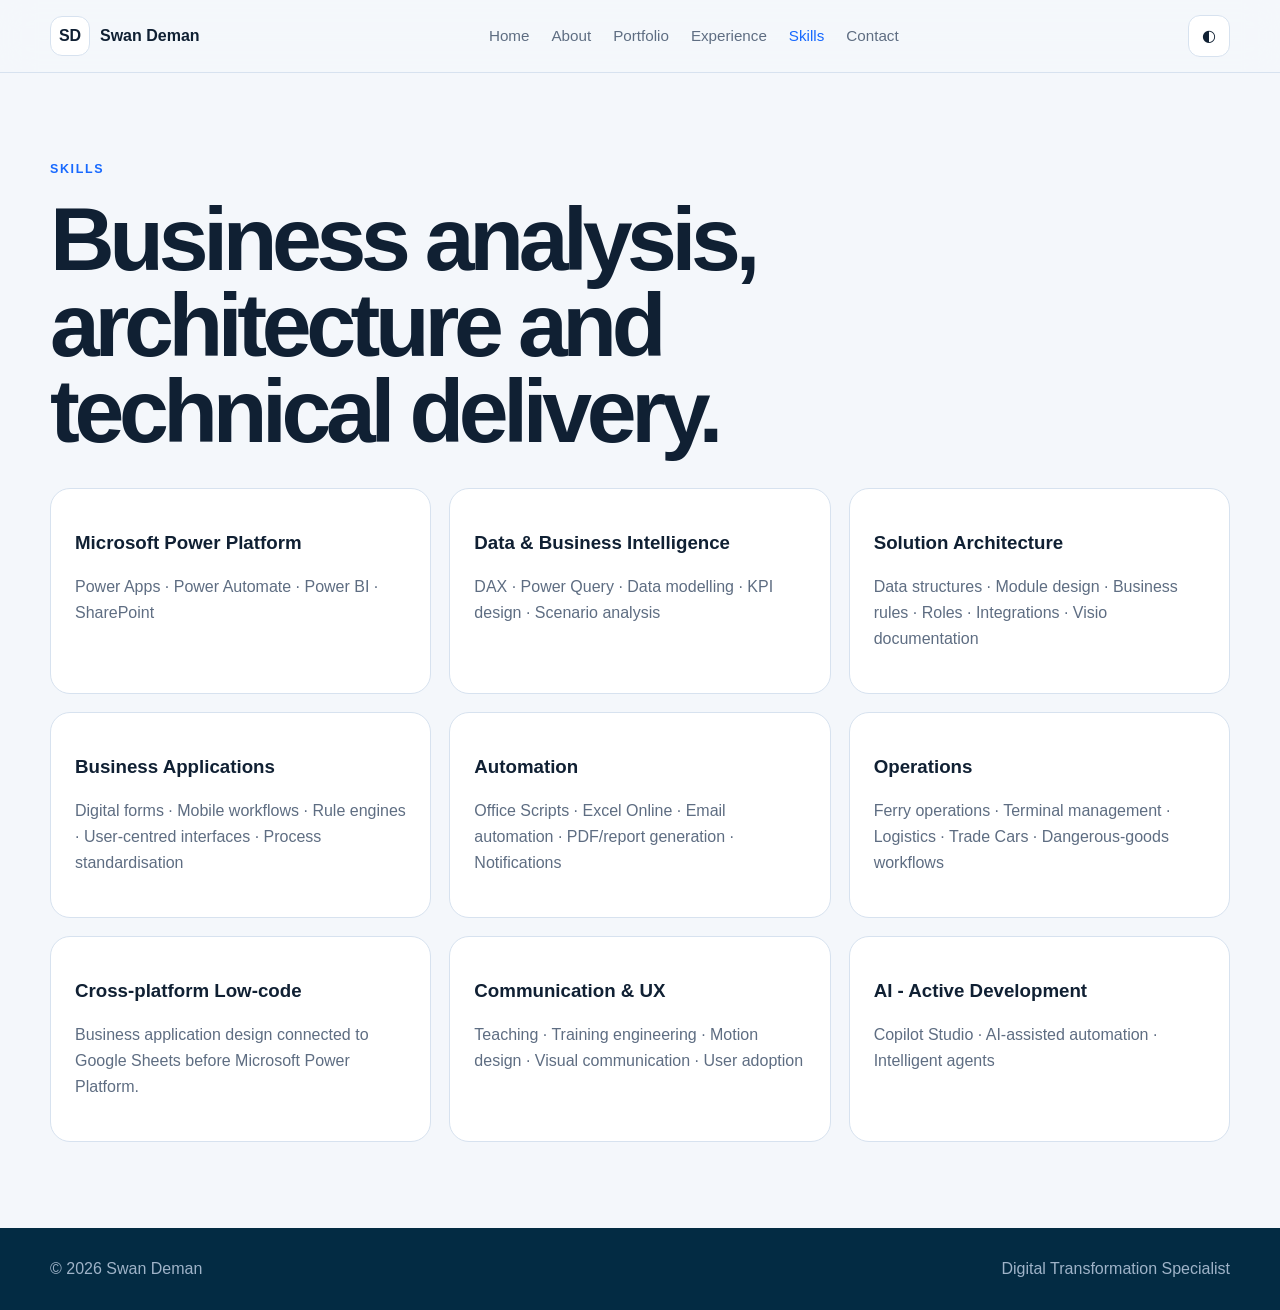
<file: skills.html>
<!doctype html>
<html lang="en">
<head>
<meta charset="utf-8">
<meta name="viewport" content="width=device-width,initial-scale=1">
<meta name="description" content="Power Platform, Power BI, architecture, automation, operations and low-code skills.">
<meta name="author" content="Swan Deman">
<meta property="og:title" content="Skills - Swan Deman">
<meta property="og:description" content="Power Platform, Power BI, architecture, automation, operations and low-code skills.">
<meta property="og:type" content="website">
<title>Skills - Swan Deman</title>
<link rel="stylesheet" href="assets/css/style.css">
</head>
<body>
<header class="site-header">
<div class="container header-inner">
<a class="brand" href="index.html"><span class="brand-mark">SD</span><span>Swan Deman</span></a>
<nav class="nav"><a class="" href="index.html">Home</a><a class="" href="about.html">About</a><a class="" href="portfolio.html">Portfolio</a><a class="" href="experience.html">Experience</a><a class="active" href="skills.html">Skills</a><a class="" href="contact.html">Contact</a></nav>
<div class="header-actions">
<button id="themeBtn" class="icon-btn" type="button" aria-label="Toggle light and dark mode">◐</button>
<button id="menuBtn" class="icon-btn mobile-toggle" type="button" aria-label="Open navigation">☰</button>
</div></div>
<nav id="mobileNav" class="mobile-nav"><a href="index.html">Home</a><a href="about.html">About</a><a href="portfolio.html">Portfolio</a><a href="experience.html">Experience</a><a href="skills.html">Skills</a><a href="contact.html">Contact</a></nav>
</header>
<main>
<section class="section"><div class="container">
<div class="section-head"><div class="kicker">Skills</div><h1>Business analysis, architecture and technical delivery.</h1></div>
<div class="skill-grid">
<article class="card"><h3>Microsoft Power Platform</h3><p>Power Apps · Power Automate · Power BI · SharePoint</p></article>
<article class="card"><h3>Data & Business Intelligence</h3><p>DAX · Power Query · Data modelling · KPI design · Scenario analysis</p></article>
<article class="card"><h3>Solution Architecture</h3><p>Data structures · Module design · Business rules · Roles · Integrations · Visio documentation</p></article>
<article class="card"><h3>Business Applications</h3><p>Digital forms · Mobile workflows · Rule engines · User-centred interfaces · Process standardisation</p></article>
<article class="card"><h3>Automation</h3><p>Office Scripts · Excel Online · Email automation · PDF/report generation · Notifications</p></article>
<article class="card"><h3>Operations</h3><p>Ferry operations · Terminal management · Logistics · Trade Cars · Dangerous-goods workflows</p></article>
<article class="card"><h3>Cross-platform Low-code</h3><p>Business application design connected to Google Sheets before Microsoft Power Platform.</p></article>
<article class="card"><h3>Communication & UX</h3><p>Teaching · Training engineering · Motion design · Visual communication · User adoption</p></article>
<article class="card"><h3>AI - Active Development</h3><p>Copilot Studio · AI-assisted automation · Intelligent agents</p></article>
</div></div></section>
</main>
<footer class="footer"><div class="container footer-inner">
<span>© <span data-year></span> Swan Deman</span>
<span>Digital Transformation Specialist</span>
</div></footer>
<div id="lightbox" class="lightbox"><button type="button" aria-label="Close image">×</button><img alt=""></div>
<script src="assets/js/main.js"></script>
</body>
</html>
</file>
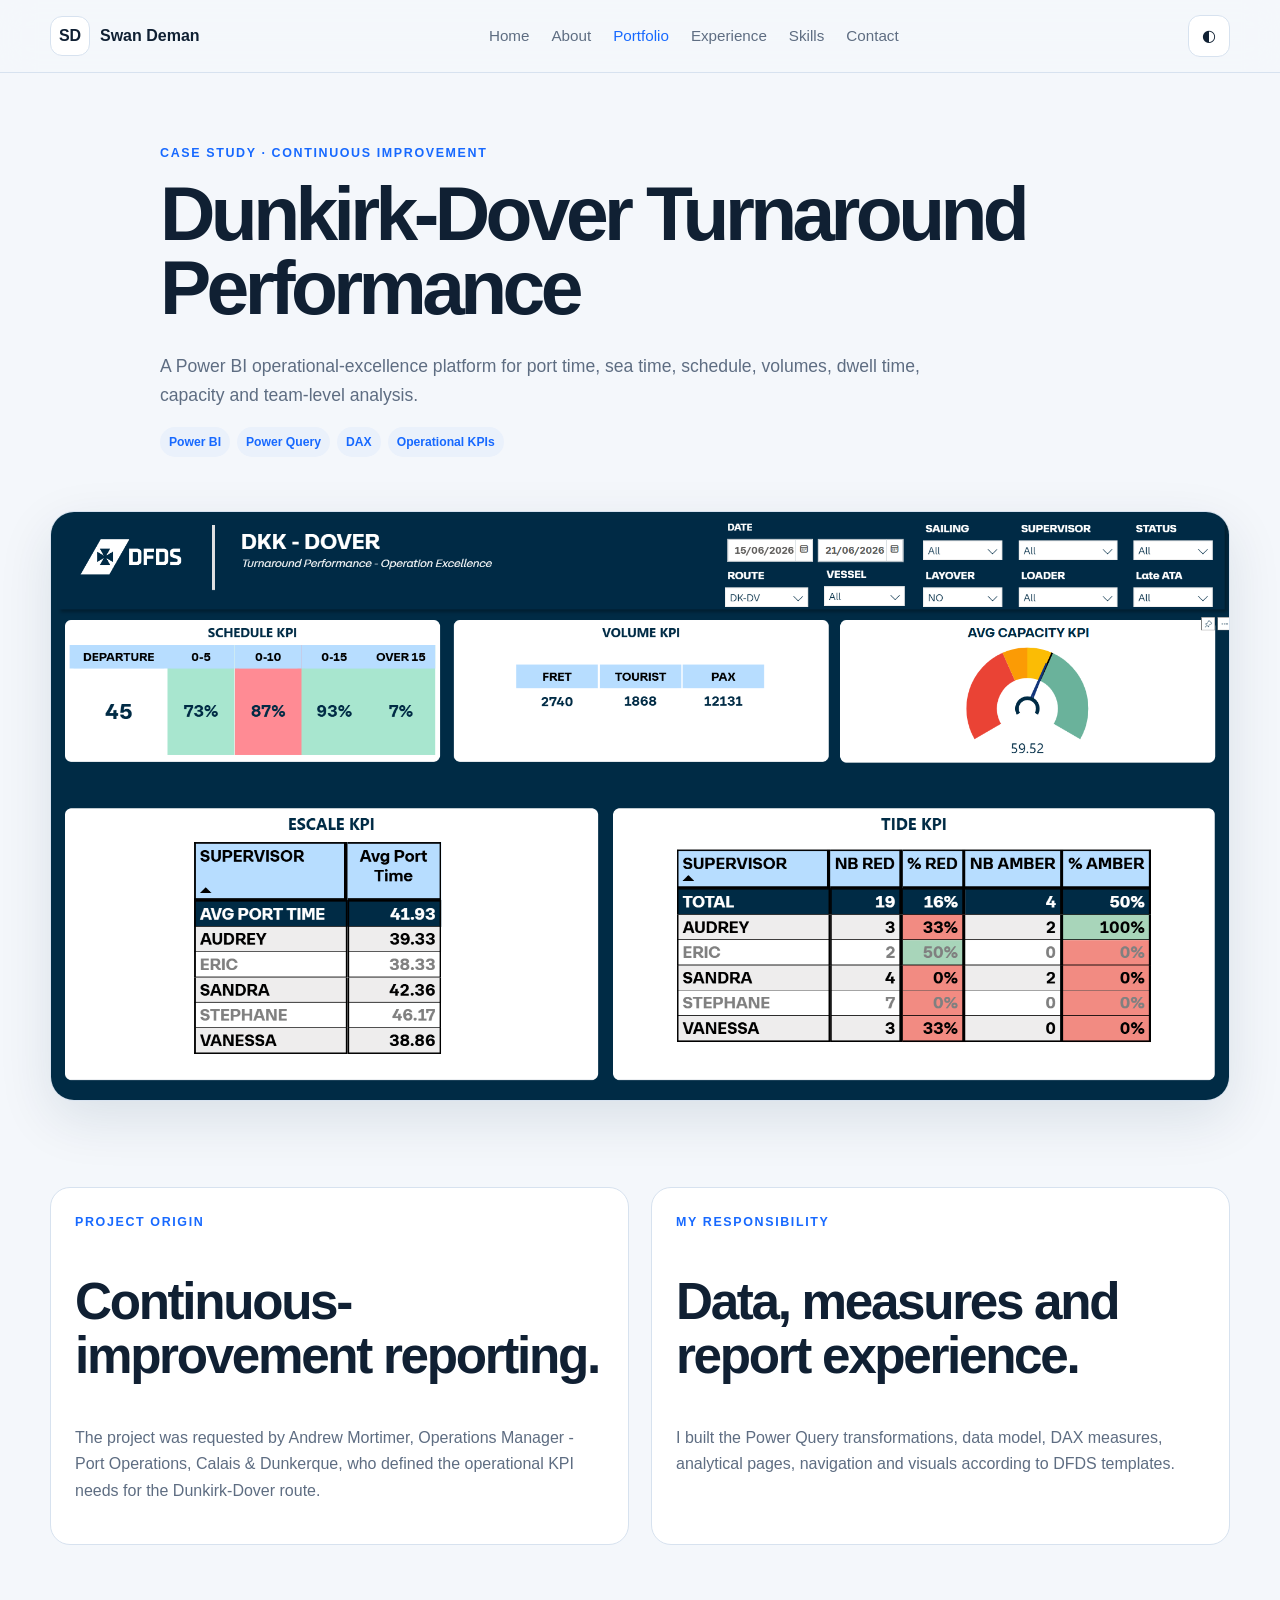
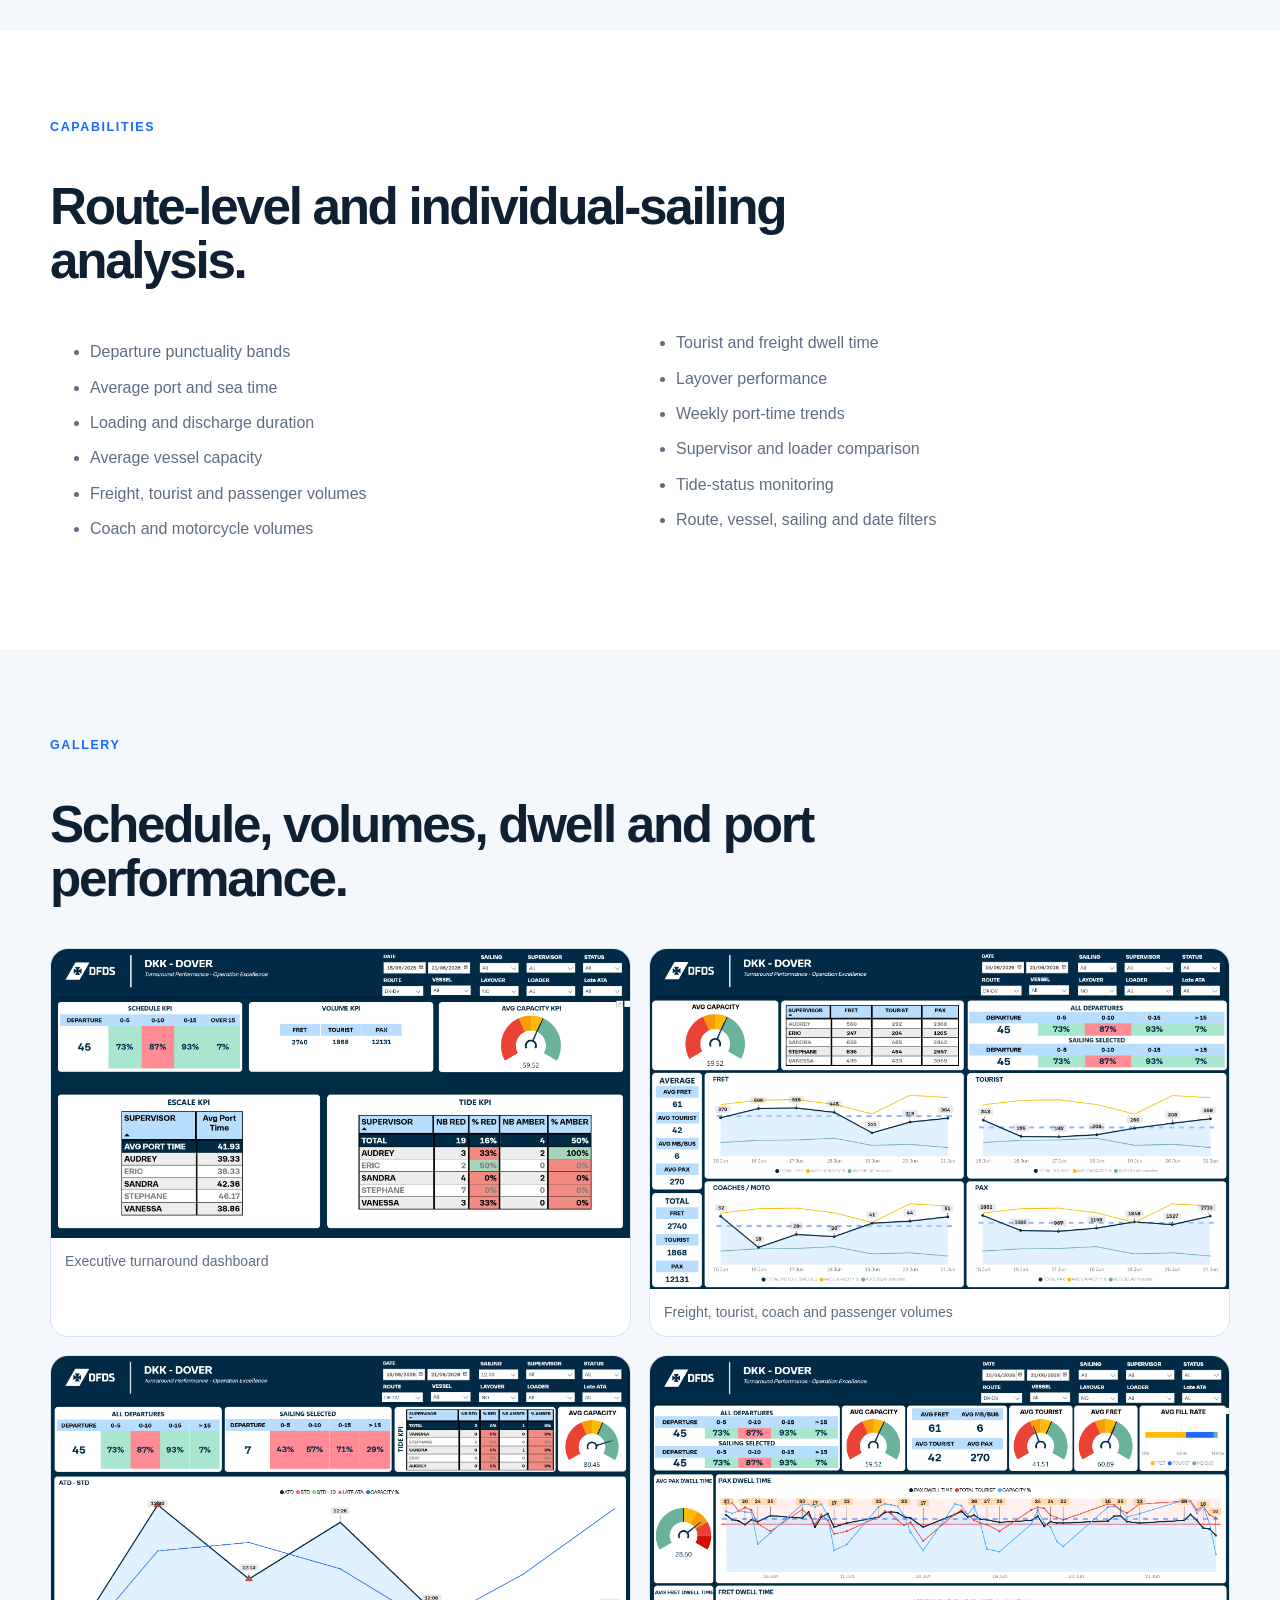
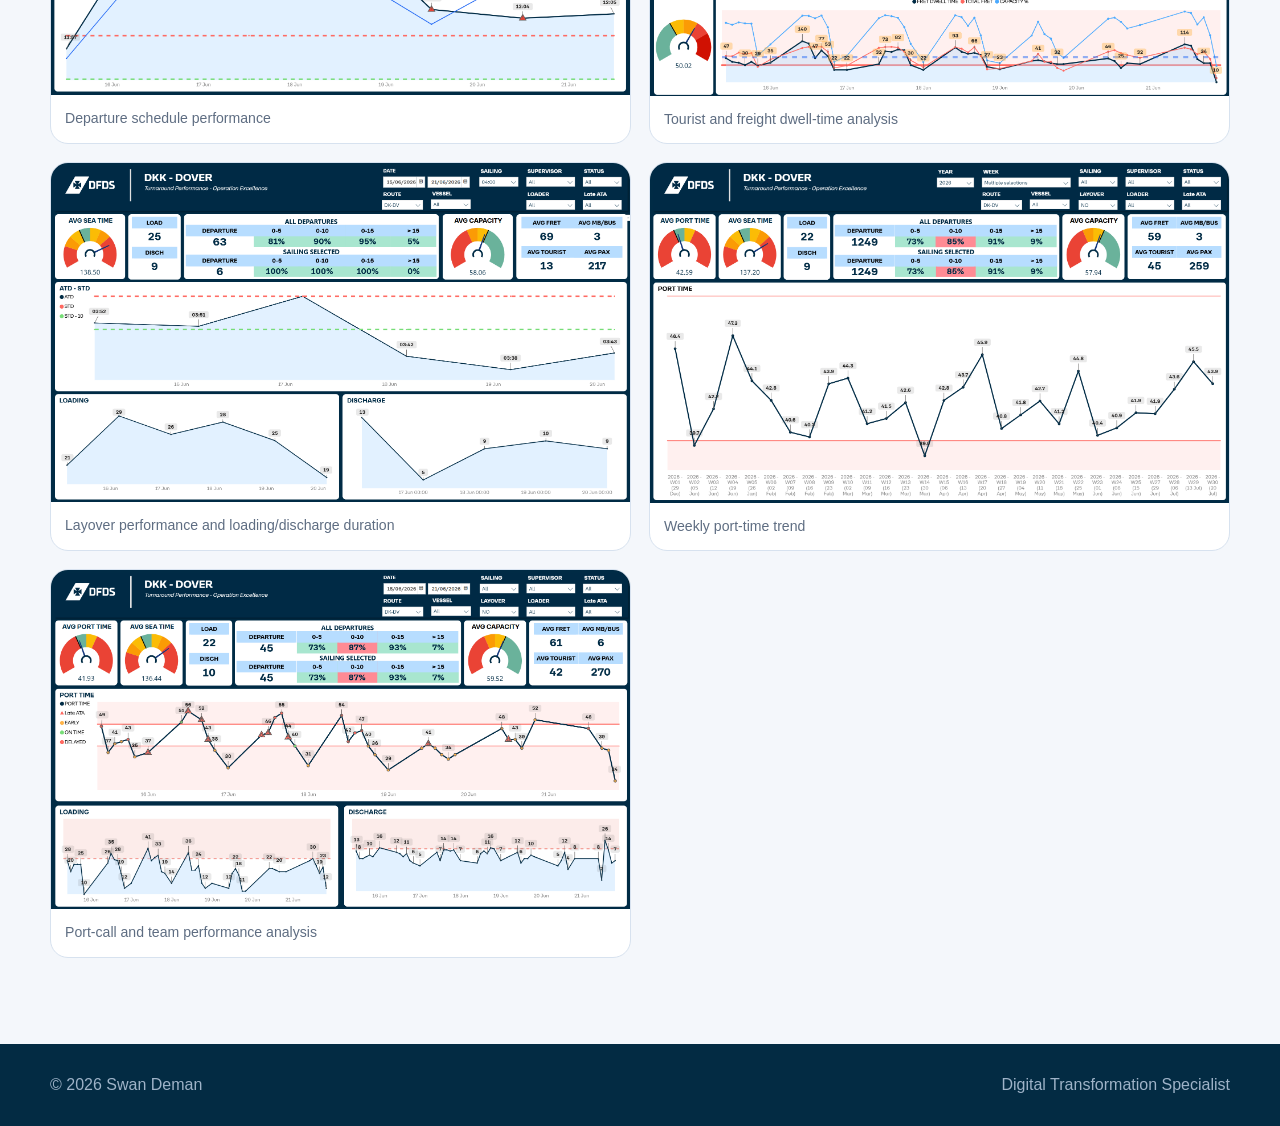
<file: projects/dover.html>
<!doctype html>
<html lang="en">
<head>
<meta charset="utf-8">
<meta name="viewport" content="width=device-width,initial-scale=1">
<meta name="description" content="Case study: Power BI operational excellence dashboard for the Dunkirk-Dover route.">
<meta name="author" content="Swan Deman">
<meta property="og:title" content="Dunkirk-Dover Performance - Swan Deman">
<meta property="og:description" content="Case study: Power BI operational excellence dashboard for the Dunkirk-Dover route.">
<meta property="og:type" content="website">
<title>Dunkirk-Dover Performance - Swan Deman</title>
<link rel="stylesheet" href="../assets/css/style.css">
</head>
<body>
<header class="site-header">
<div class="container header-inner">
<a class="brand" href="../index.html"><span class="brand-mark">SD</span><span>Swan Deman</span></a>
<nav class="nav"><a class="" href="../index.html">Home</a><a class="" href="../about.html">About</a><a class="active" href="../portfolio.html">Portfolio</a><a class="" href="../experience.html">Experience</a><a class="" href="../skills.html">Skills</a><a class="" href="../contact.html">Contact</a></nav>
<div class="header-actions">
<button id="themeBtn" class="icon-btn" type="button" aria-label="Toggle light and dark mode">◐</button>
<button id="menuBtn" class="icon-btn mobile-toggle" type="button" aria-label="Open navigation">☰</button>
</div></div>
<nav id="mobileNav" class="mobile-nav"><a href="../index.html">Home</a><a href="../about.html">About</a><a href="../portfolio.html">Portfolio</a><a href="../experience.html">Experience</a><a href="../skills.html">Skills</a><a href="../contact.html">Contact</a></nav>
</header>
<main>
<section class="case-hero"><div class="container case-title">
<div class="kicker">Case study · Continuous improvement</div><h1>Dunkirk-Dover Turnaround Performance</h1>
<p class="lead">A Power BI operational-excellence platform for port time, sea time, schedule, volumes, dwell time, capacity and team-level analysis.</p>
<div class="tags"><span class="tag">Power BI</span><span class="tag">Power Query</span><span class="tag">DAX</span><span class="tag">Operational KPIs</span></div>
</div></section>
<section class="container"><div class="case-banner"><img src="../assets/images/dover/dashboard.png" alt="Dunkirk Dover performance dashboard"></div></section>

<section class="section"><div class="container case-layout">
<article class="card"><div class="kicker">Project origin</div><h2>Continuous-improvement reporting.</h2><p>The project was requested by Andrew Mortimer, Operations Manager - Port Operations, Calais & Dunkerque, who defined the operational KPI needs for the Dunkirk-Dover route.</p></article>
<article class="card"><div class="kicker">My responsibility</div><h2>Data, measures and report experience.</h2><p>I built the Power Query transformations, data model, DAX measures, analytical pages, navigation and visuals according to DFDS templates.</p></article>
</div></section>

<section class="section alt"><div class="container">
<div class="section-head"><div class="kicker">Capabilities</div><h2>Route-level and individual-sailing analysis.</h2></div>
<ul class="feature-list">
<li>Departure punctuality bands</li><li>Average port and sea time</li><li>Loading and discharge duration</li><li>Average vessel capacity</li><li>Freight, tourist and passenger volumes</li><li>Coach and motorcycle volumes</li><li>Tourist and freight dwell time</li><li>Layover performance</li><li>Weekly port-time trends</li><li>Supervisor and loader comparison</li><li>Tide-status monitoring</li><li>Route, vessel, sailing and date filters</li>
</ul></div></section>

<section class="section"><div class="container">
<div class="section-head"><div class="kicker">Gallery</div><h2>Schedule, volumes, dwell and port performance.</h2></div>
<div class="gallery"><figure><button data-lightbox="../assets/images/dover/dashboard.png" type="button"><img src="../assets/images/dover/dashboard.png" alt="Executive turnaround dashboard"></button><figcaption>Executive turnaround dashboard</figcaption></figure><figure><button data-lightbox="../assets/images/dover/volume.png" type="button"><img src="../assets/images/dover/volume.png" alt="Freight, tourist, coach and passenger volumes"></button><figcaption>Freight, tourist, coach and passenger volumes</figcaption></figure><figure><button data-lightbox="../assets/images/dover/schedule.png" type="button"><img src="../assets/images/dover/schedule.png" alt="Departure schedule performance"></button><figcaption>Departure schedule performance</figcaption></figure><figure><button data-lightbox="../assets/images/dover/dwell-time.png" type="button"><img src="../assets/images/dover/dwell-time.png" alt="Tourist and freight dwell-time analysis"></button><figcaption>Tourist and freight dwell-time analysis</figcaption></figure><figure><button data-lightbox="../assets/images/dover/layover.png" type="button"><img src="../assets/images/dover/layover.png" alt="Layover performance and loading/discharge duration"></button><figcaption>Layover performance and loading/discharge duration</figcaption></figure><figure><button data-lightbox="../assets/images/dover/weekly.png" type="button"><img src="../assets/images/dover/weekly.png" alt="Weekly port-time trend"></button><figcaption>Weekly port-time trend</figcaption></figure><figure><button data-lightbox="../assets/images/dover/port-call.png" type="button"><img src="../assets/images/dover/port-call.png" alt="Port-call and team performance analysis"></button><figcaption>Port-call and team performance analysis</figcaption></figure></div></div></section>
</main>
<footer class="footer"><div class="container footer-inner">
<span>© <span data-year></span> Swan Deman</span>
<span>Digital Transformation Specialist</span>
</div></footer>
<div id="lightbox" class="lightbox"><button type="button" aria-label="Close image">×</button><img alt=""></div>
<script src="../assets/js/main.js"></script>
</body>
</html>
</file>
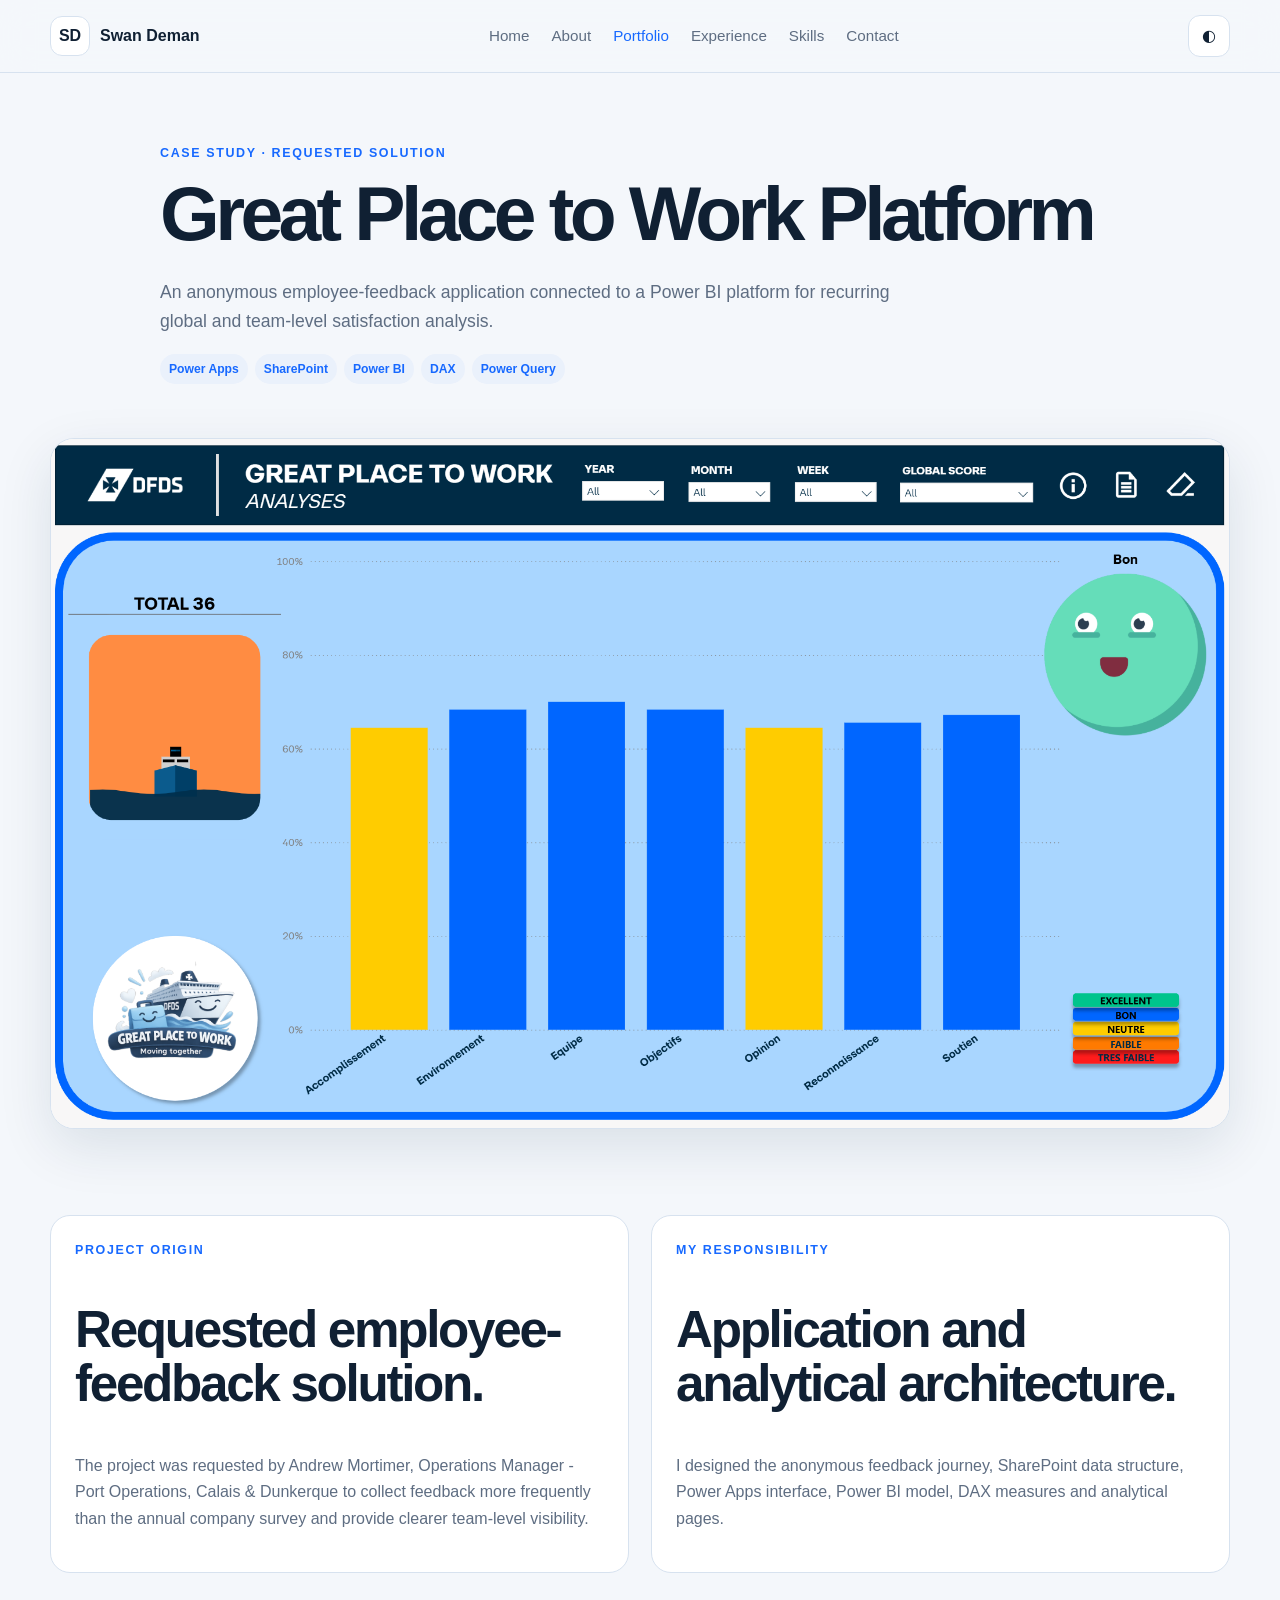
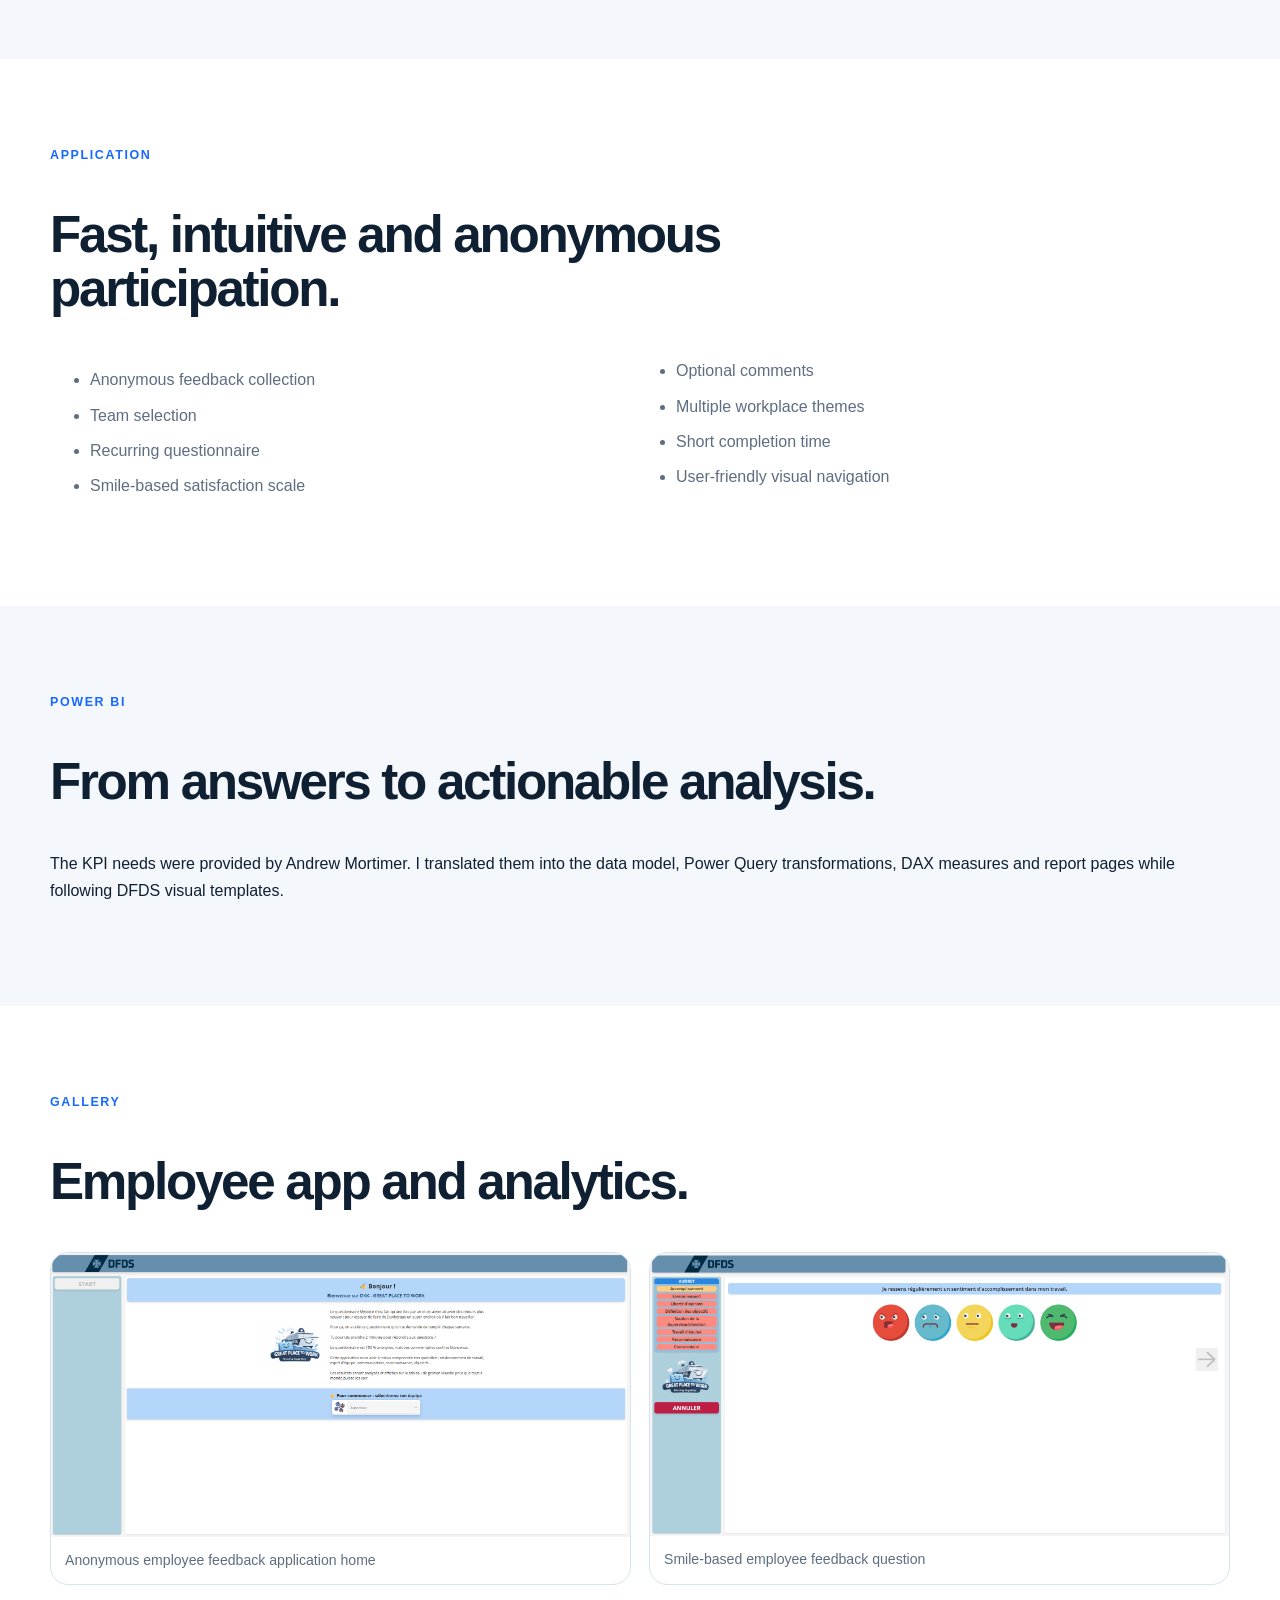
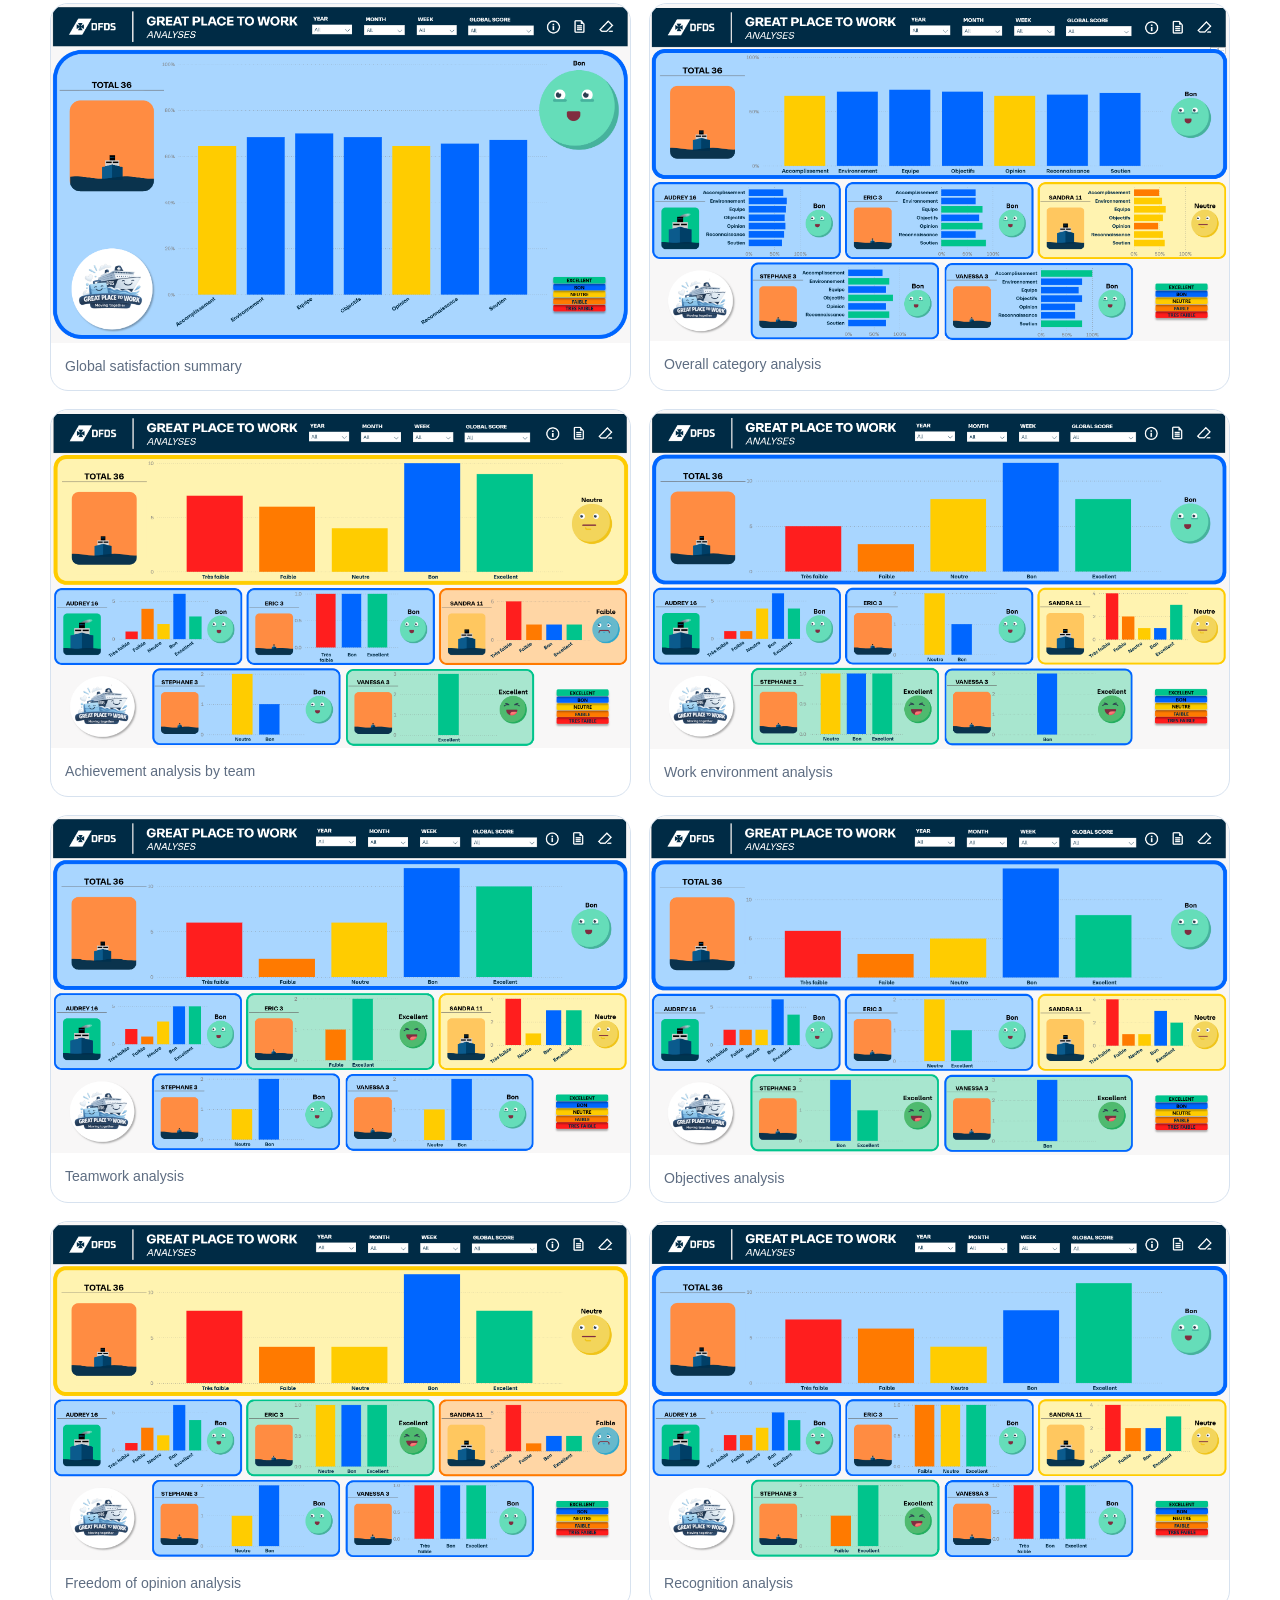
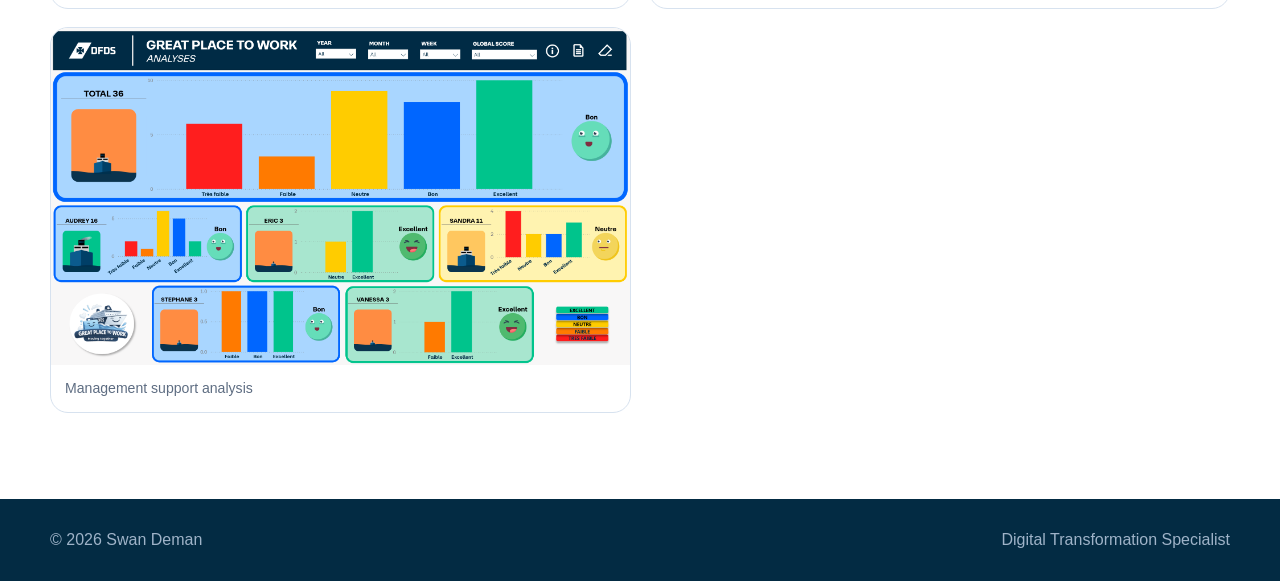
<file: projects/gptw.html>
<!doctype html>
<html lang="en">
<head>
<meta charset="utf-8">
<meta name="viewport" content="width=device-width,initial-scale=1">
<meta name="description" content="Case study: anonymous employee feedback Power App and Power BI analytics platform.">
<meta name="author" content="Swan Deman">
<meta property="og:title" content="Great Place to Work Platform - Swan Deman">
<meta property="og:description" content="Case study: anonymous employee feedback Power App and Power BI analytics platform.">
<meta property="og:type" content="website">
<title>Great Place to Work Platform - Swan Deman</title>
<link rel="stylesheet" href="../assets/css/style.css">
</head>
<body>
<header class="site-header">
<div class="container header-inner">
<a class="brand" href="../index.html"><span class="brand-mark">SD</span><span>Swan Deman</span></a>
<nav class="nav"><a class="" href="../index.html">Home</a><a class="" href="../about.html">About</a><a class="active" href="../portfolio.html">Portfolio</a><a class="" href="../experience.html">Experience</a><a class="" href="../skills.html">Skills</a><a class="" href="../contact.html">Contact</a></nav>
<div class="header-actions">
<button id="themeBtn" class="icon-btn" type="button" aria-label="Toggle light and dark mode">◐</button>
<button id="menuBtn" class="icon-btn mobile-toggle" type="button" aria-label="Open navigation">☰</button>
</div></div>
<nav id="mobileNav" class="mobile-nav"><a href="../index.html">Home</a><a href="../about.html">About</a><a href="../portfolio.html">Portfolio</a><a href="../experience.html">Experience</a><a href="../skills.html">Skills</a><a href="../contact.html">Contact</a></nav>
</header>
<main>
<section class="case-hero"><div class="container case-title">
<div class="kicker">Case study · Requested solution</div><h1>Great Place to Work Platform</h1>
<p class="lead">An anonymous employee-feedback application connected to a Power BI platform for recurring global and team-level satisfaction analysis.</p>
<div class="tags"><span class="tag">Power Apps</span><span class="tag">SharePoint</span><span class="tag">Power BI</span><span class="tag">DAX</span><span class="tag">Power Query</span></div>
</div></section>
<section class="container"><div class="case-banner"><img src="../assets/images/gptw/bi-summary.png" alt="Great Place to Work analytics summary"></div></section>

<section class="section"><div class="container case-layout">
<article class="card"><div class="kicker">Project origin</div><h2>Requested employee-feedback solution.</h2><p>The project was requested by Andrew Mortimer, Operations Manager - Port Operations, Calais & Dunkerque to collect feedback more frequently than the annual company survey and provide clearer team-level visibility.</p></article>
<article class="card"><div class="kicker">My responsibility</div><h2>Application and analytical architecture.</h2><p>I designed the anonymous feedback journey, SharePoint data structure, Power Apps interface, Power BI model, DAX measures and analytical pages.</p></article>
</div></section>

<section class="section alt"><div class="container">
<div class="section-head"><div class="kicker">Application</div><h2>Fast, intuitive and anonymous participation.</h2></div>
<ul class="feature-list">
<li>Anonymous feedback collection</li><li>Team selection</li><li>Recurring questionnaire</li><li>Smile-based satisfaction scale</li><li>Optional comments</li><li>Multiple workplace themes</li><li>Short completion time</li><li>User-friendly visual navigation</li>
</ul></div></section>

<section class="section"><div class="container">
<div class="section-head"><div class="kicker">Power BI</div><h2>From answers to actionable analysis.</h2></div>
<p>The KPI needs were provided by Andrew Mortimer. I translated them into the data model, Power Query transformations, DAX measures and report pages while following DFDS visual templates.</p>
</div></section>

<section class="section alt"><div class="container">
<div class="section-head"><div class="kicker">Gallery</div><h2>Employee app and analytics.</h2></div>
<div class="gallery"><figure><button data-lightbox="../assets/images/gptw/app-home.png" type="button"><img src="../assets/images/gptw/app-home.png" alt="Anonymous employee feedback application home"></button><figcaption>Anonymous employee feedback application home</figcaption></figure><figure><button data-lightbox="../assets/images/gptw/app-question.png" type="button"><img src="../assets/images/gptw/app-question.png" alt="Smile-based employee feedback question"></button><figcaption>Smile-based employee feedback question</figcaption></figure><figure><button data-lightbox="../assets/images/gptw/bi-summary.png" type="button"><img src="../assets/images/gptw/bi-summary.png" alt="Global satisfaction summary"></button><figcaption>Global satisfaction summary</figcaption></figure><figure><button data-lightbox="../assets/images/gptw/bi-overall.png" type="button"><img src="../assets/images/gptw/bi-overall.png" alt="Overall category analysis"></button><figcaption>Overall category analysis</figcaption></figure><figure><button data-lightbox="../assets/images/gptw/bi-achievement.png" type="button"><img src="../assets/images/gptw/bi-achievement.png" alt="Achievement analysis by team"></button><figcaption>Achievement analysis by team</figcaption></figure><figure><button data-lightbox="../assets/images/gptw/bi-environment.png" type="button"><img src="../assets/images/gptw/bi-environment.png" alt="Work environment analysis"></button><figcaption>Work environment analysis</figcaption></figure><figure><button data-lightbox="../assets/images/gptw/bi-team.png" type="button"><img src="../assets/images/gptw/bi-team.png" alt="Teamwork analysis"></button><figcaption>Teamwork analysis</figcaption></figure><figure><button data-lightbox="../assets/images/gptw/bi-objectives.png" type="button"><img src="../assets/images/gptw/bi-objectives.png" alt="Objectives analysis"></button><figcaption>Objectives analysis</figcaption></figure><figure><button data-lightbox="../assets/images/gptw/bi-opinion.png" type="button"><img src="../assets/images/gptw/bi-opinion.png" alt="Freedom of opinion analysis"></button><figcaption>Freedom of opinion analysis</figcaption></figure><figure><button data-lightbox="../assets/images/gptw/bi-recognition.png" type="button"><img src="../assets/images/gptw/bi-recognition.png" alt="Recognition analysis"></button><figcaption>Recognition analysis</figcaption></figure><figure><button data-lightbox="../assets/images/gptw/bi-support.png" type="button"><img src="../assets/images/gptw/bi-support.png" alt="Management support analysis"></button><figcaption>Management support analysis</figcaption></figure></div></div></section>
</main>
<footer class="footer"><div class="container footer-inner">
<span>© <span data-year></span> Swan Deman</span>
<span>Digital Transformation Specialist</span>
</div></footer>
<div id="lightbox" class="lightbox"><button type="button" aria-label="Close image">×</button><img alt=""></div>
<script src="../assets/js/main.js"></script>
</body>
</html>
</file>
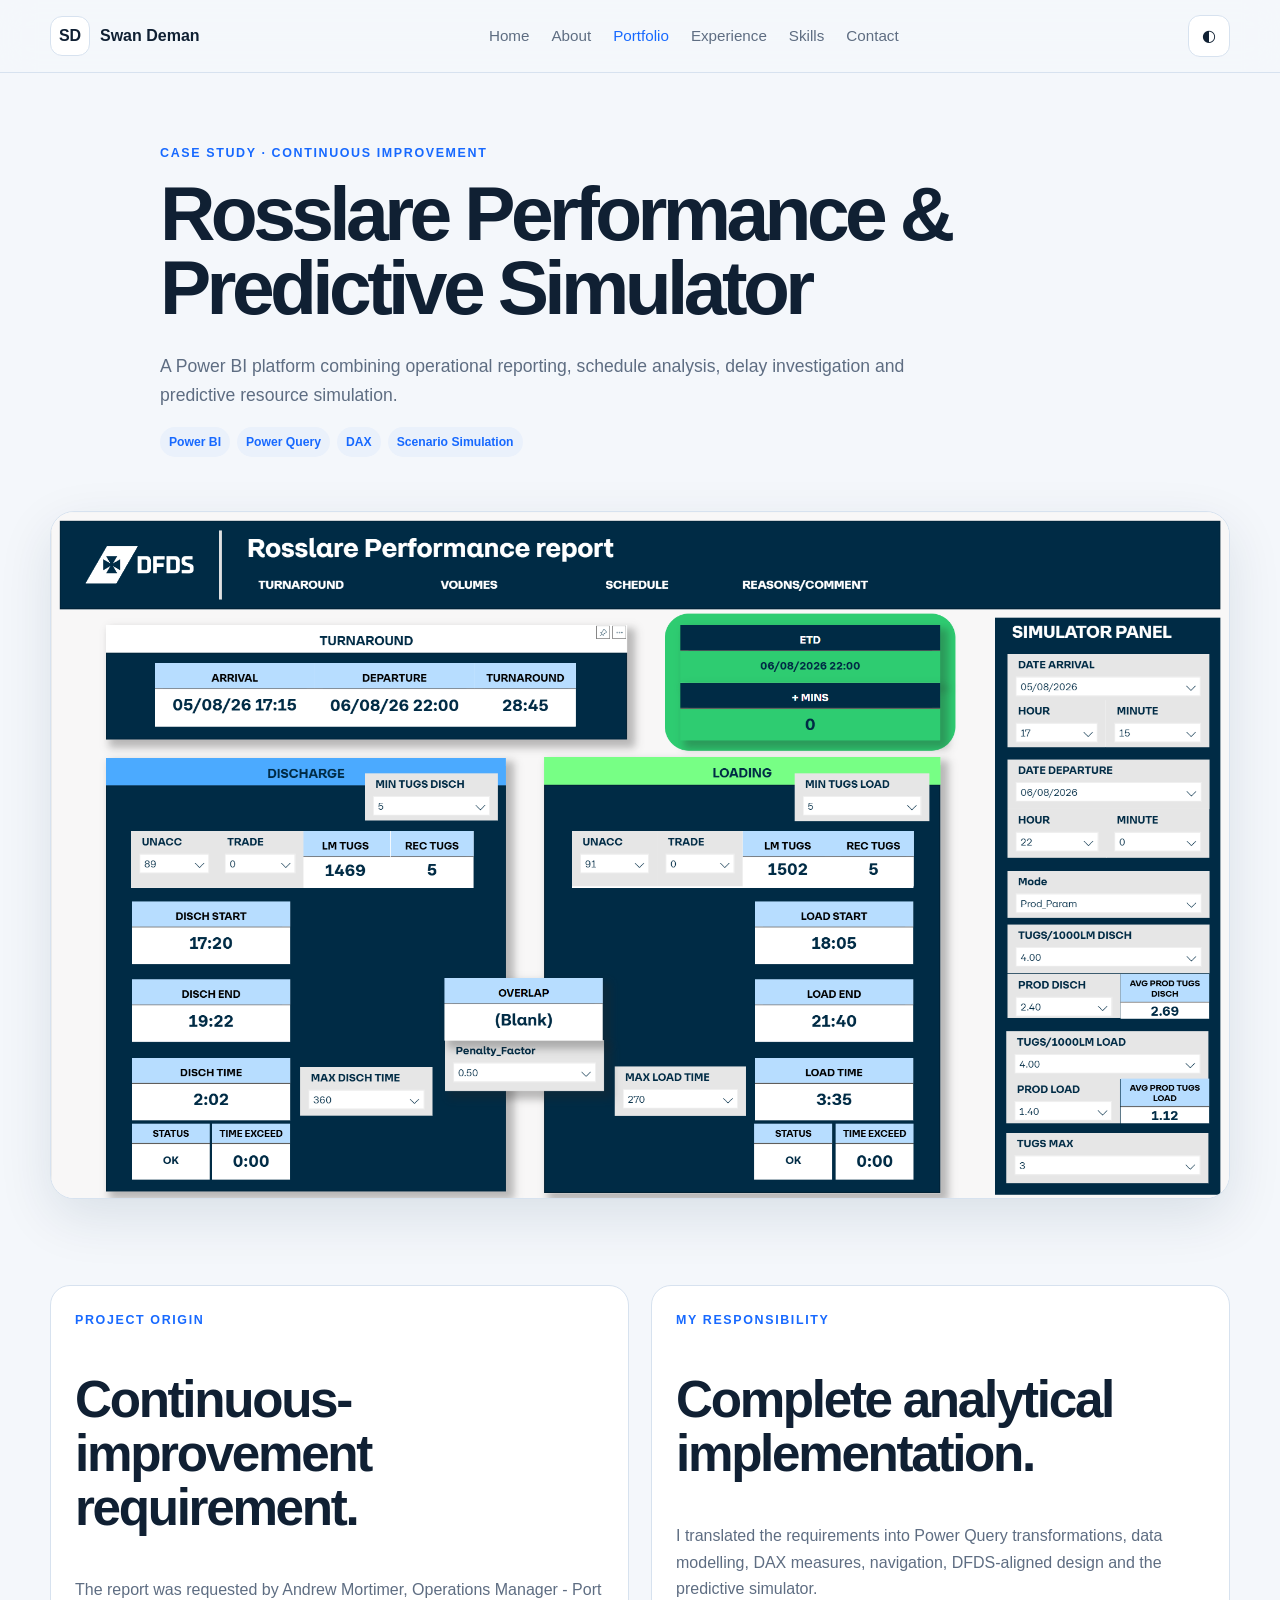
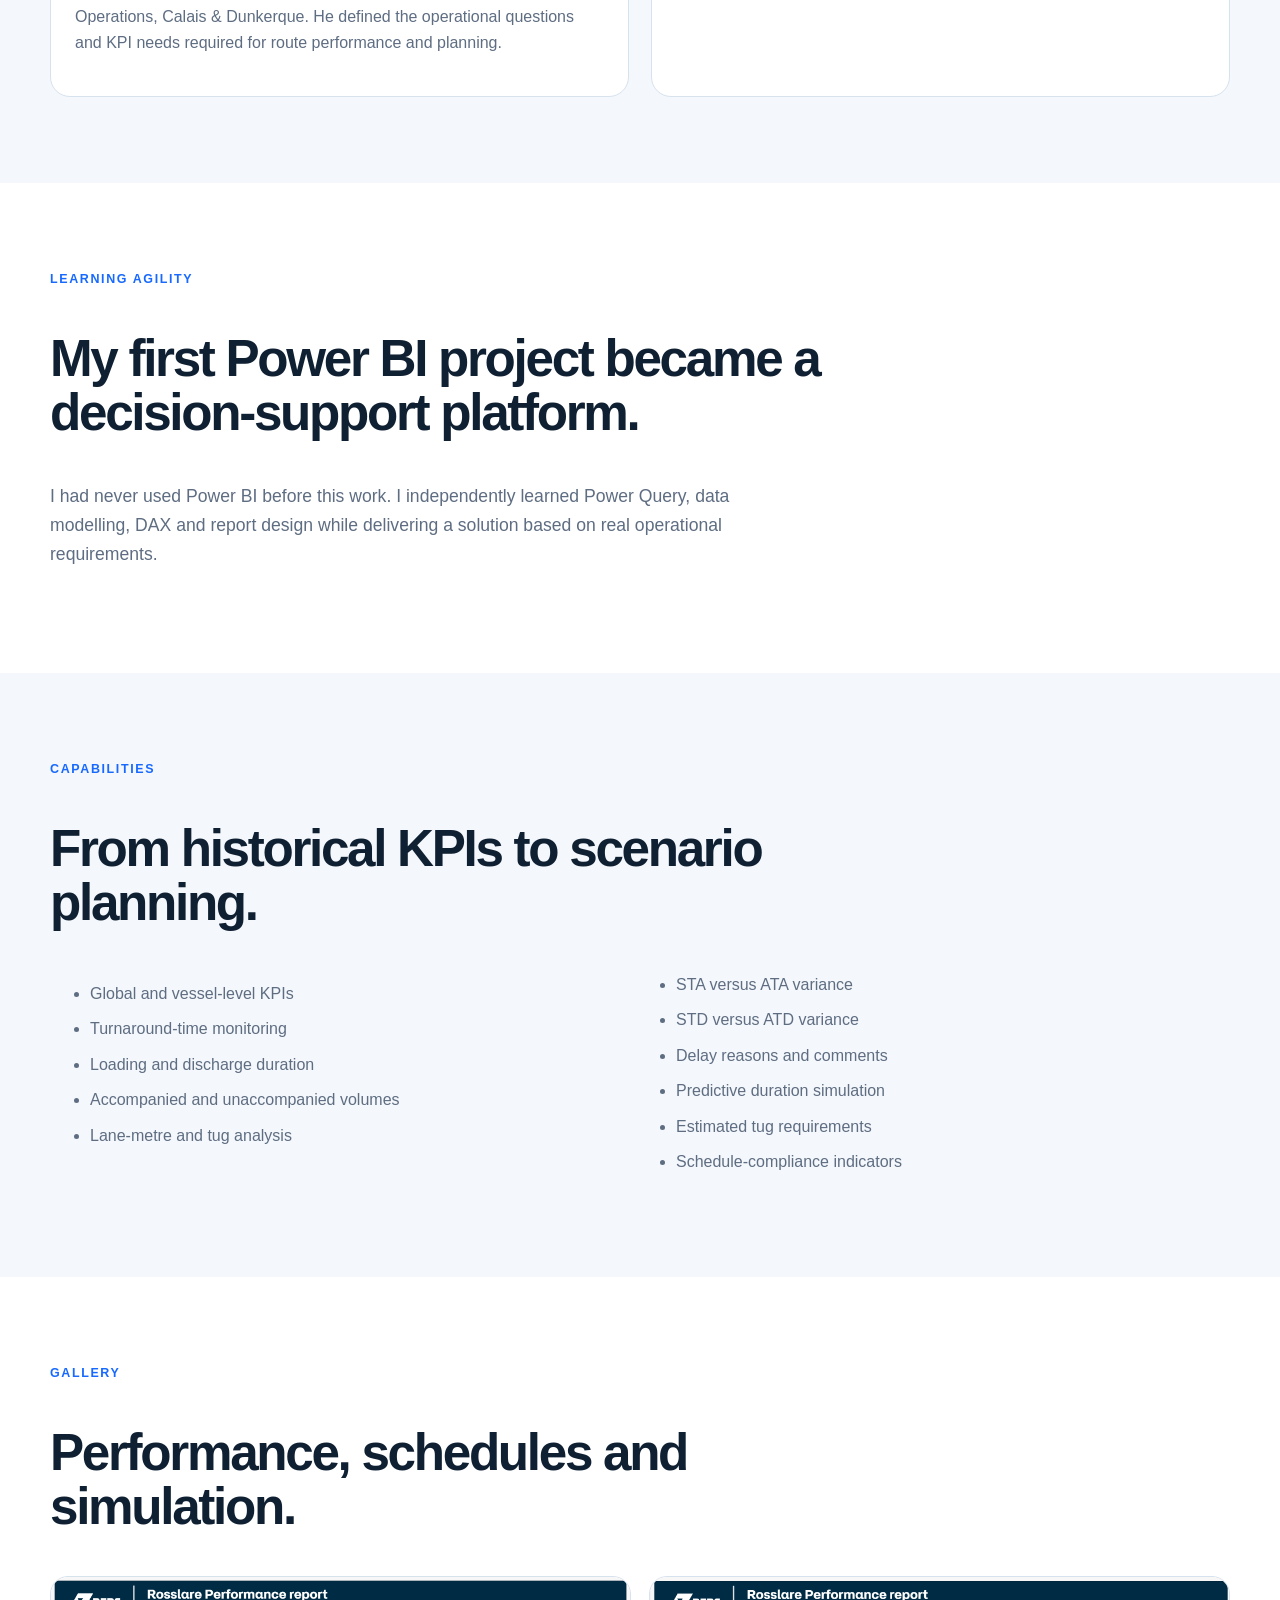
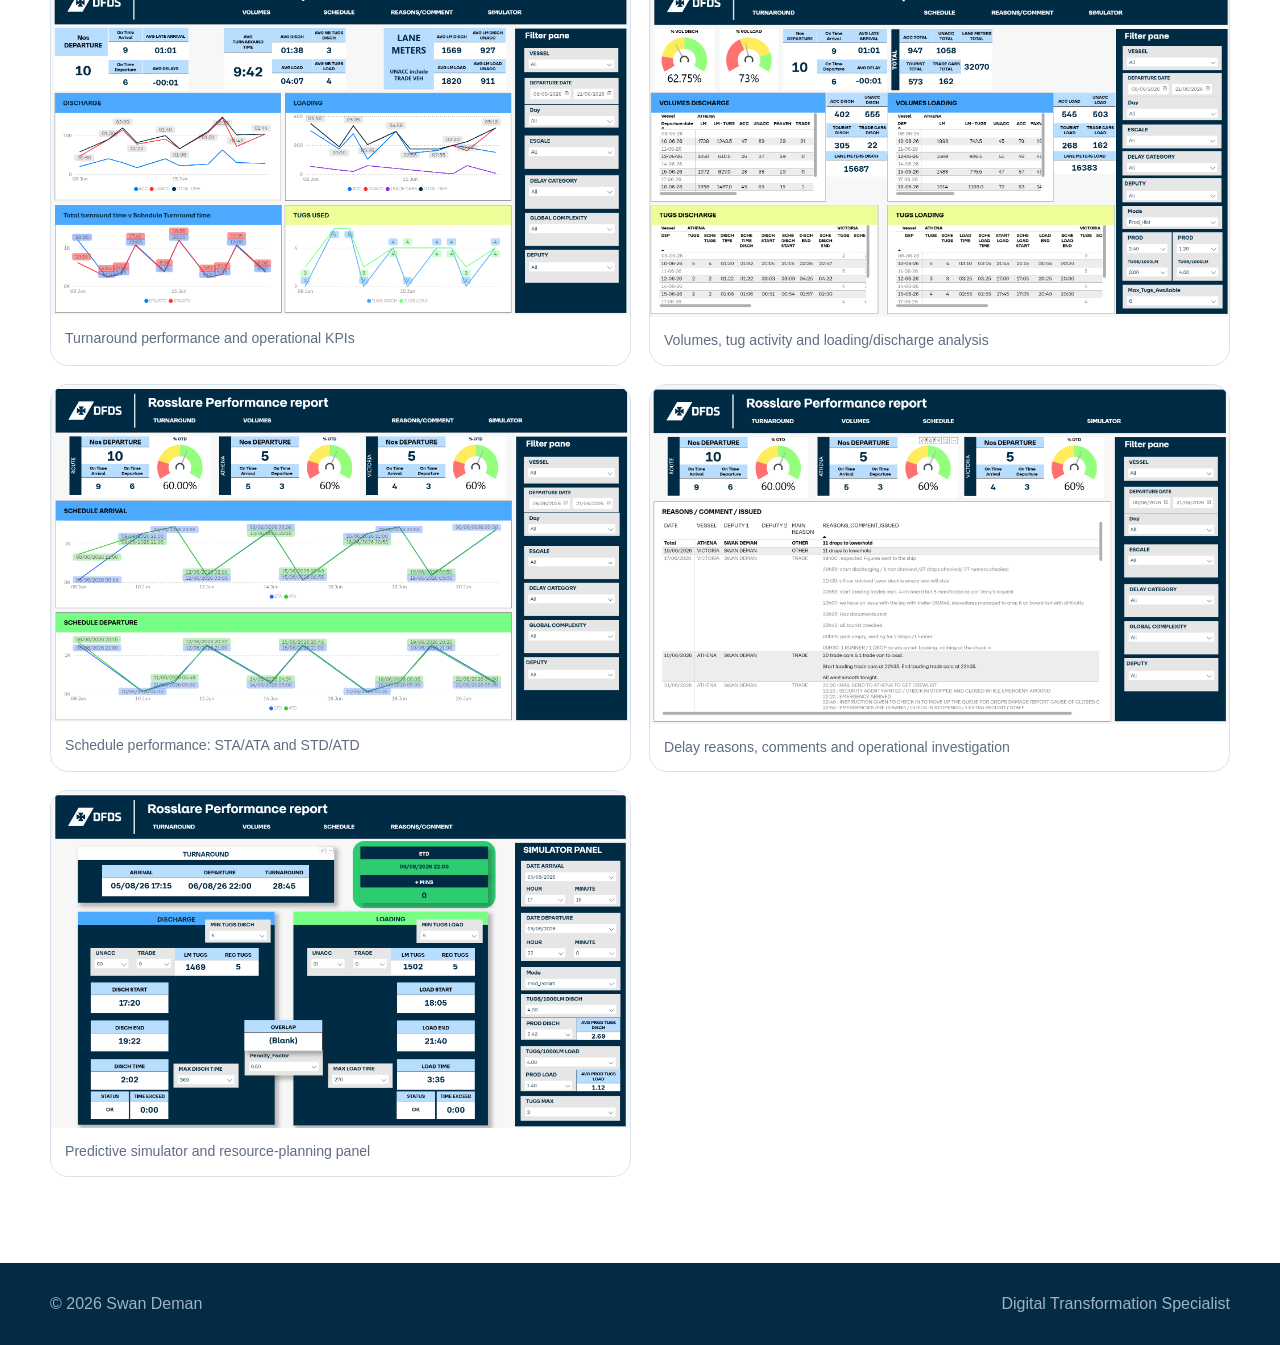
<file: projects/rosslare.html>
<!doctype html>
<html lang="en">
<head>
<meta charset="utf-8">
<meta name="viewport" content="width=device-width,initial-scale=1">
<meta name="description" content="Case study: Power BI operational analytics and predictive turnaround simulator.">
<meta name="author" content="Swan Deman">
<meta property="og:title" content="Rosslare Performance & Simulator - Swan Deman">
<meta property="og:description" content="Case study: Power BI operational analytics and predictive turnaround simulator.">
<meta property="og:type" content="website">
<title>Rosslare Performance & Simulator - Swan Deman</title>
<link rel="stylesheet" href="../assets/css/style.css">
</head>
<body>
<header class="site-header">
<div class="container header-inner">
<a class="brand" href="../index.html"><span class="brand-mark">SD</span><span>Swan Deman</span></a>
<nav class="nav"><a class="" href="../index.html">Home</a><a class="" href="../about.html">About</a><a class="active" href="../portfolio.html">Portfolio</a><a class="" href="../experience.html">Experience</a><a class="" href="../skills.html">Skills</a><a class="" href="../contact.html">Contact</a></nav>
<div class="header-actions">
<button id="themeBtn" class="icon-btn" type="button" aria-label="Toggle light and dark mode">◐</button>
<button id="menuBtn" class="icon-btn mobile-toggle" type="button" aria-label="Open navigation">☰</button>
</div></div>
<nav id="mobileNav" class="mobile-nav"><a href="../index.html">Home</a><a href="../about.html">About</a><a href="../portfolio.html">Portfolio</a><a href="../experience.html">Experience</a><a href="../skills.html">Skills</a><a href="../contact.html">Contact</a></nav>
</header>
<main>
<section class="case-hero"><div class="container case-title">
<div class="kicker">Case study · Continuous improvement</div><h1>Rosslare Performance & Predictive Simulator</h1>
<p class="lead">A Power BI platform combining operational reporting, schedule analysis, delay investigation and predictive resource simulation.</p>
<div class="tags"><span class="tag">Power BI</span><span class="tag">Power Query</span><span class="tag">DAX</span><span class="tag">Scenario Simulation</span></div>
</div></section>
<section class="container"><div class="case-banner"><img src="../assets/images/rosslare/simulator.png" alt="Rosslare predictive simulator"></div></section>

<section class="section"><div class="container case-layout">
<article class="card"><div class="kicker">Project origin</div><h2>Continuous-improvement requirement.</h2><p>The report was requested by Andrew Mortimer, Operations Manager - Port Operations, Calais & Dunkerque. He defined the operational questions and KPI needs required for route performance and planning.</p></article>
<article class="card"><div class="kicker">My responsibility</div><h2>Complete analytical implementation.</h2><p>I translated the requirements into Power Query transformations, data modelling, DAX measures, navigation, DFDS-aligned design and the predictive simulator.</p></article>
</div></section>

<section class="section alt"><div class="container">
<div class="section-head"><div class="kicker">Learning agility</div><h2>My first Power BI project became a decision-support platform.</h2></div>
<p class="lead">I had never used Power BI before this work. I independently learned Power Query, data modelling, DAX and report design while delivering a solution based on real operational requirements.</p>
</div></section>

<section class="section"><div class="container">
<div class="section-head"><div class="kicker">Capabilities</div><h2>From historical KPIs to scenario planning.</h2></div>
<ul class="feature-list">
<li>Global and vessel-level KPIs</li><li>Turnaround-time monitoring</li><li>Loading and discharge duration</li><li>Accompanied and unaccompanied volumes</li><li>Lane-metre and tug analysis</li><li>STA versus ATA variance</li><li>STD versus ATD variance</li><li>Delay reasons and comments</li><li>Predictive duration simulation</li><li>Estimated tug requirements</li><li>Schedule-compliance indicators</li>
</ul></div></section>

<section class="section alt"><div class="container">
<div class="section-head"><div class="kicker">Gallery</div><h2>Performance, schedules and simulation.</h2></div>
<div class="gallery"><figure><button data-lightbox="../assets/images/rosslare/turnaround.png" type="button"><img src="../assets/images/rosslare/turnaround.png" alt="Turnaround performance and operational KPIs"></button><figcaption>Turnaround performance and operational KPIs</figcaption></figure><figure><button data-lightbox="../assets/images/rosslare/volumes.png" type="button"><img src="../assets/images/rosslare/volumes.png" alt="Volumes, tug activity and loading/discharge analysis"></button><figcaption>Volumes, tug activity and loading/discharge analysis</figcaption></figure><figure><button data-lightbox="../assets/images/rosslare/schedule.png" type="button"><img src="../assets/images/rosslare/schedule.png" alt="Schedule performance: STA/ATA and STD/ATD"></button><figcaption>Schedule performance: STA/ATA and STD/ATD</figcaption></figure><figure><button data-lightbox="../assets/images/rosslare/comments.png" type="button"><img src="../assets/images/rosslare/comments.png" alt="Delay reasons, comments and operational investigation"></button><figcaption>Delay reasons, comments and operational investigation</figcaption></figure><figure><button data-lightbox="../assets/images/rosslare/simulator.png" type="button"><img src="../assets/images/rosslare/simulator.png" alt="Predictive simulator and resource-planning panel"></button><figcaption>Predictive simulator and resource-planning panel</figcaption></figure></div></div></section>
</main>
<footer class="footer"><div class="container footer-inner">
<span>© <span data-year></span> Swan Deman</span>
<span>Digital Transformation Specialist</span>
</div></footer>
<div id="lightbox" class="lightbox"><button type="button" aria-label="Close image">×</button><img alt=""></div>
<script src="../assets/js/main.js"></script>
</body>
</html>
</file>
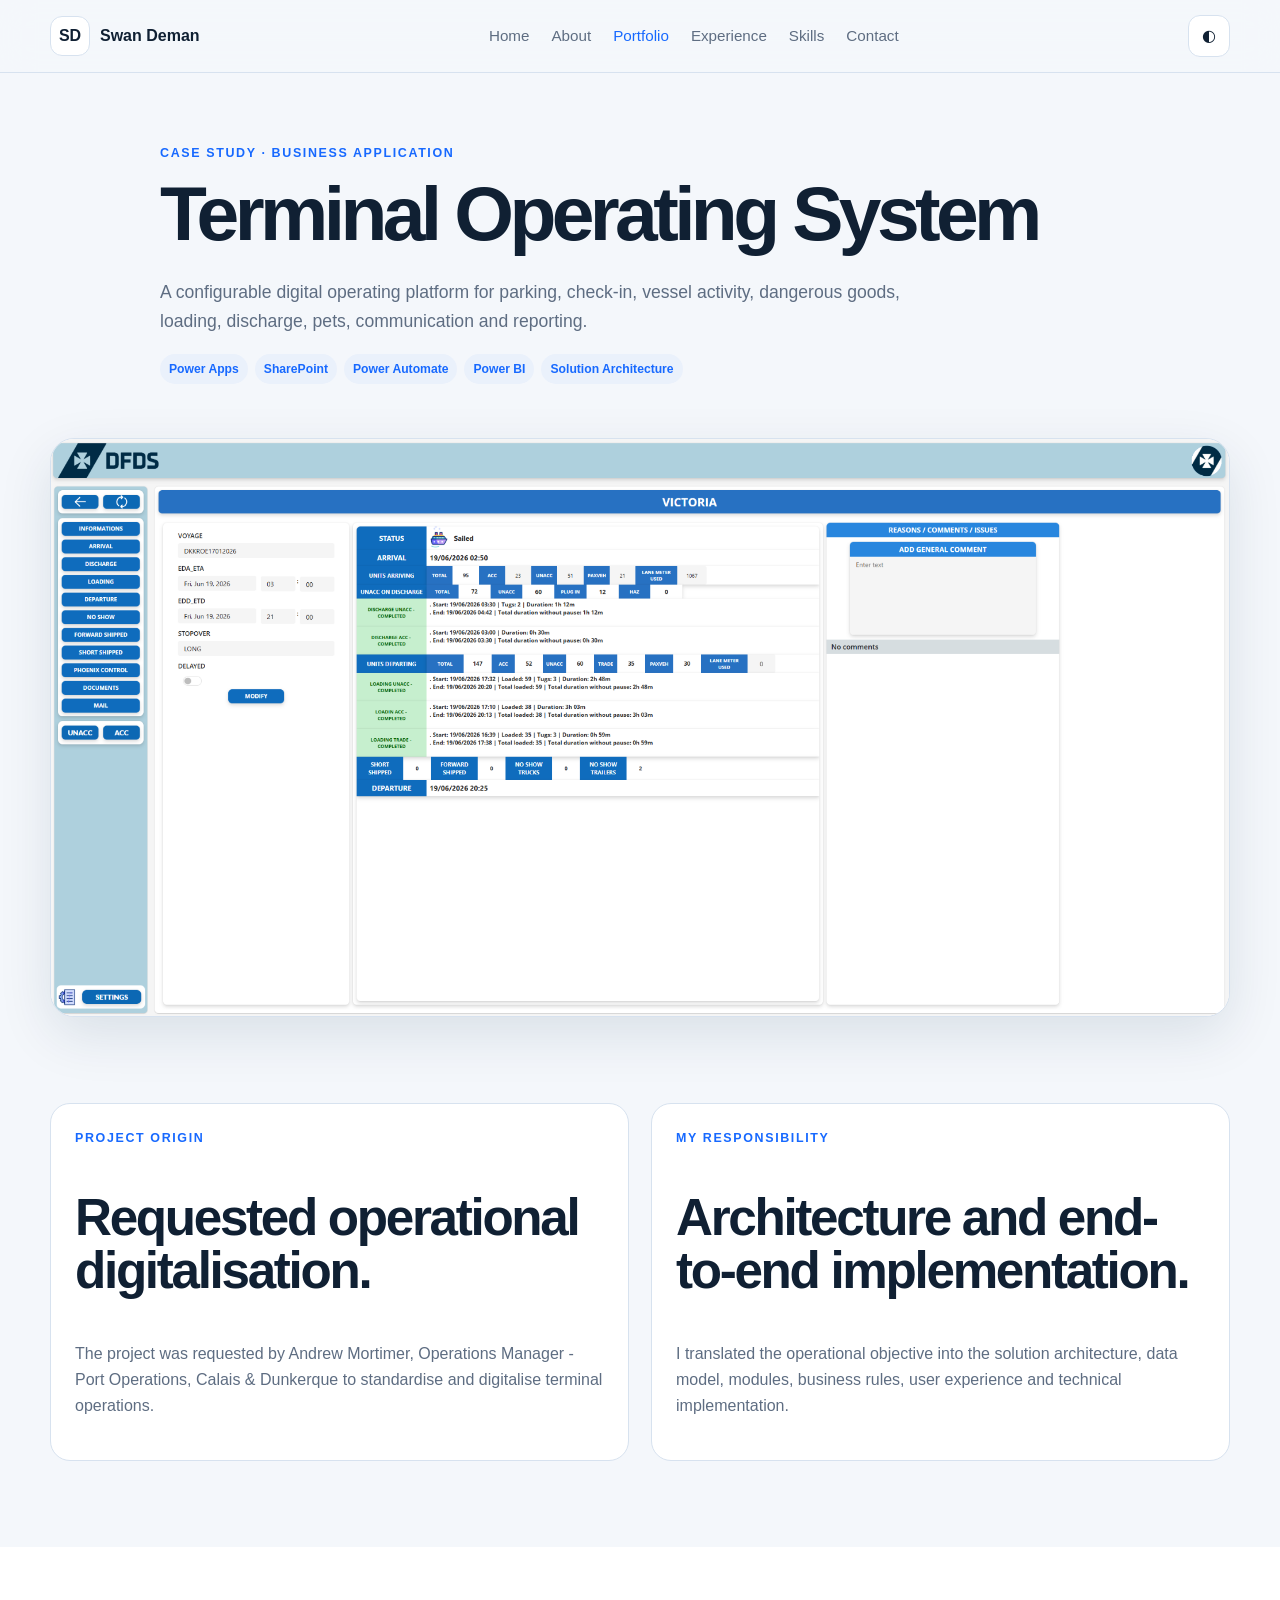
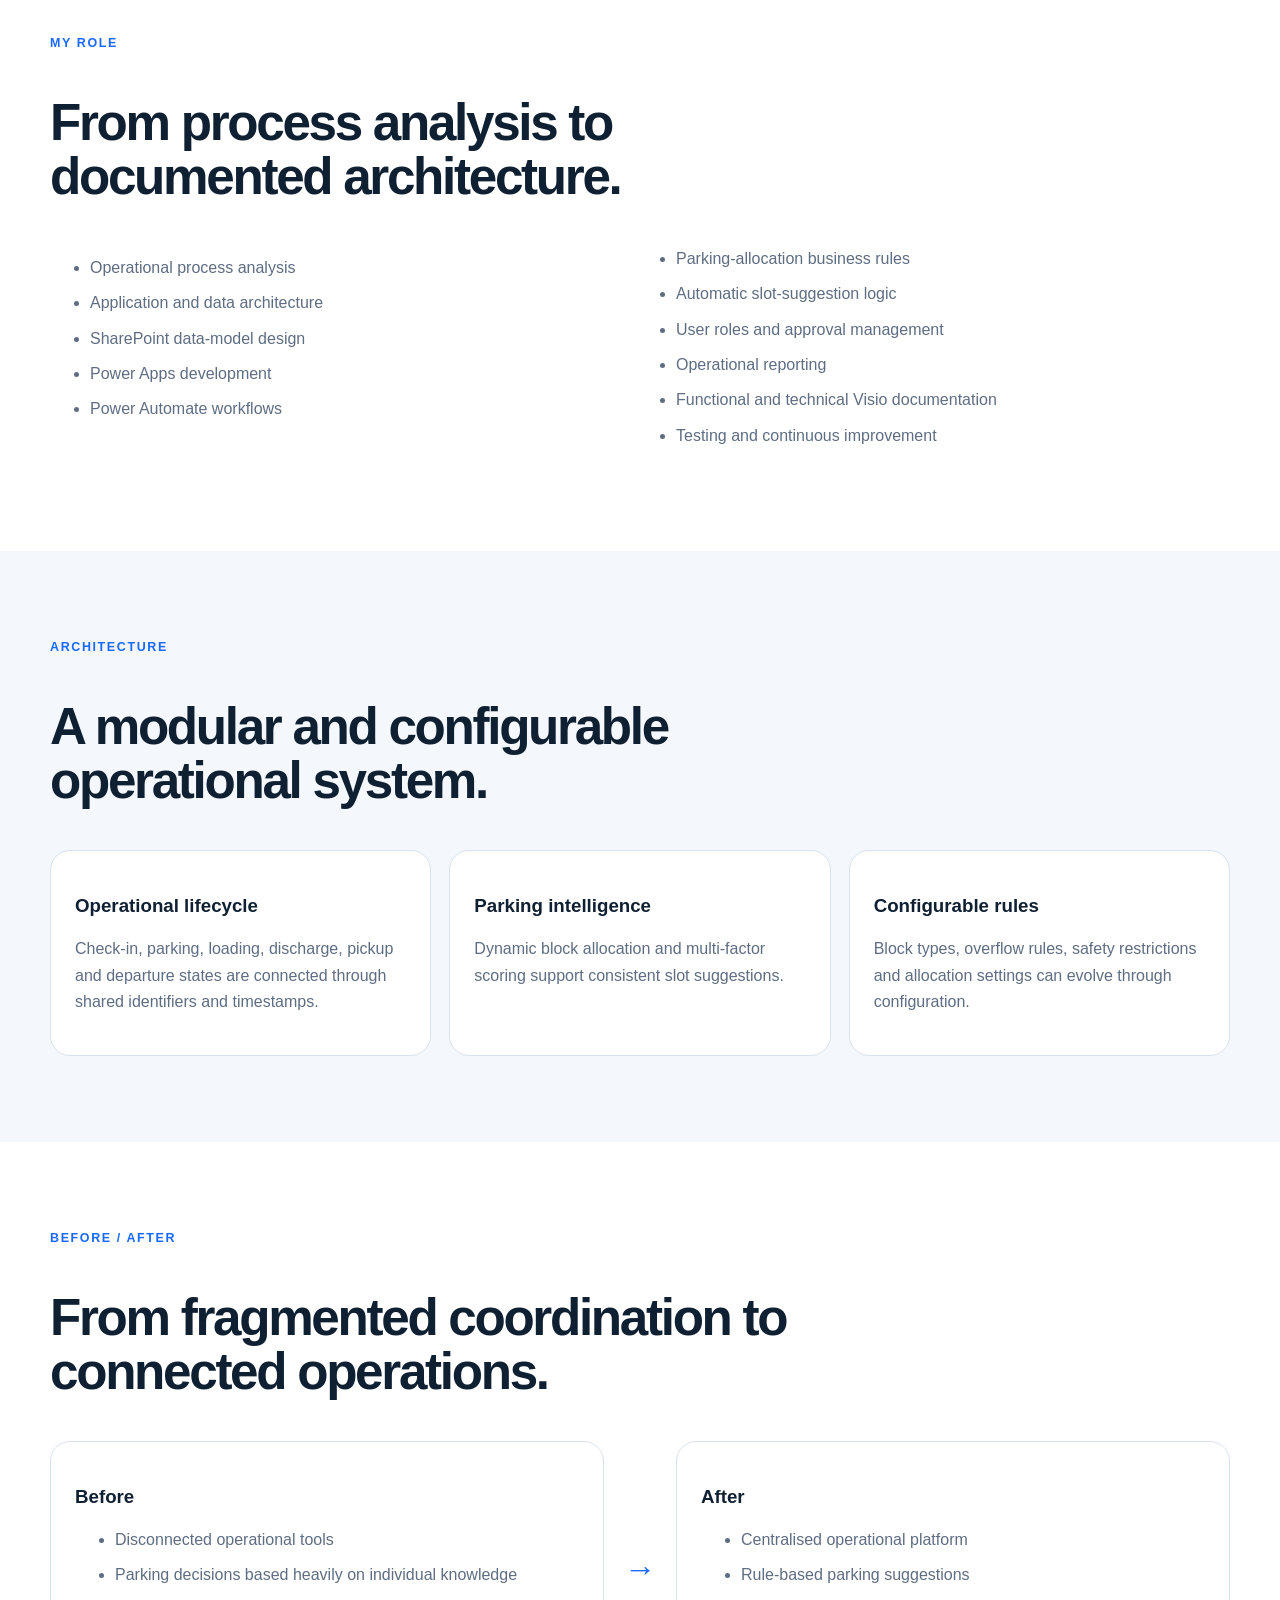
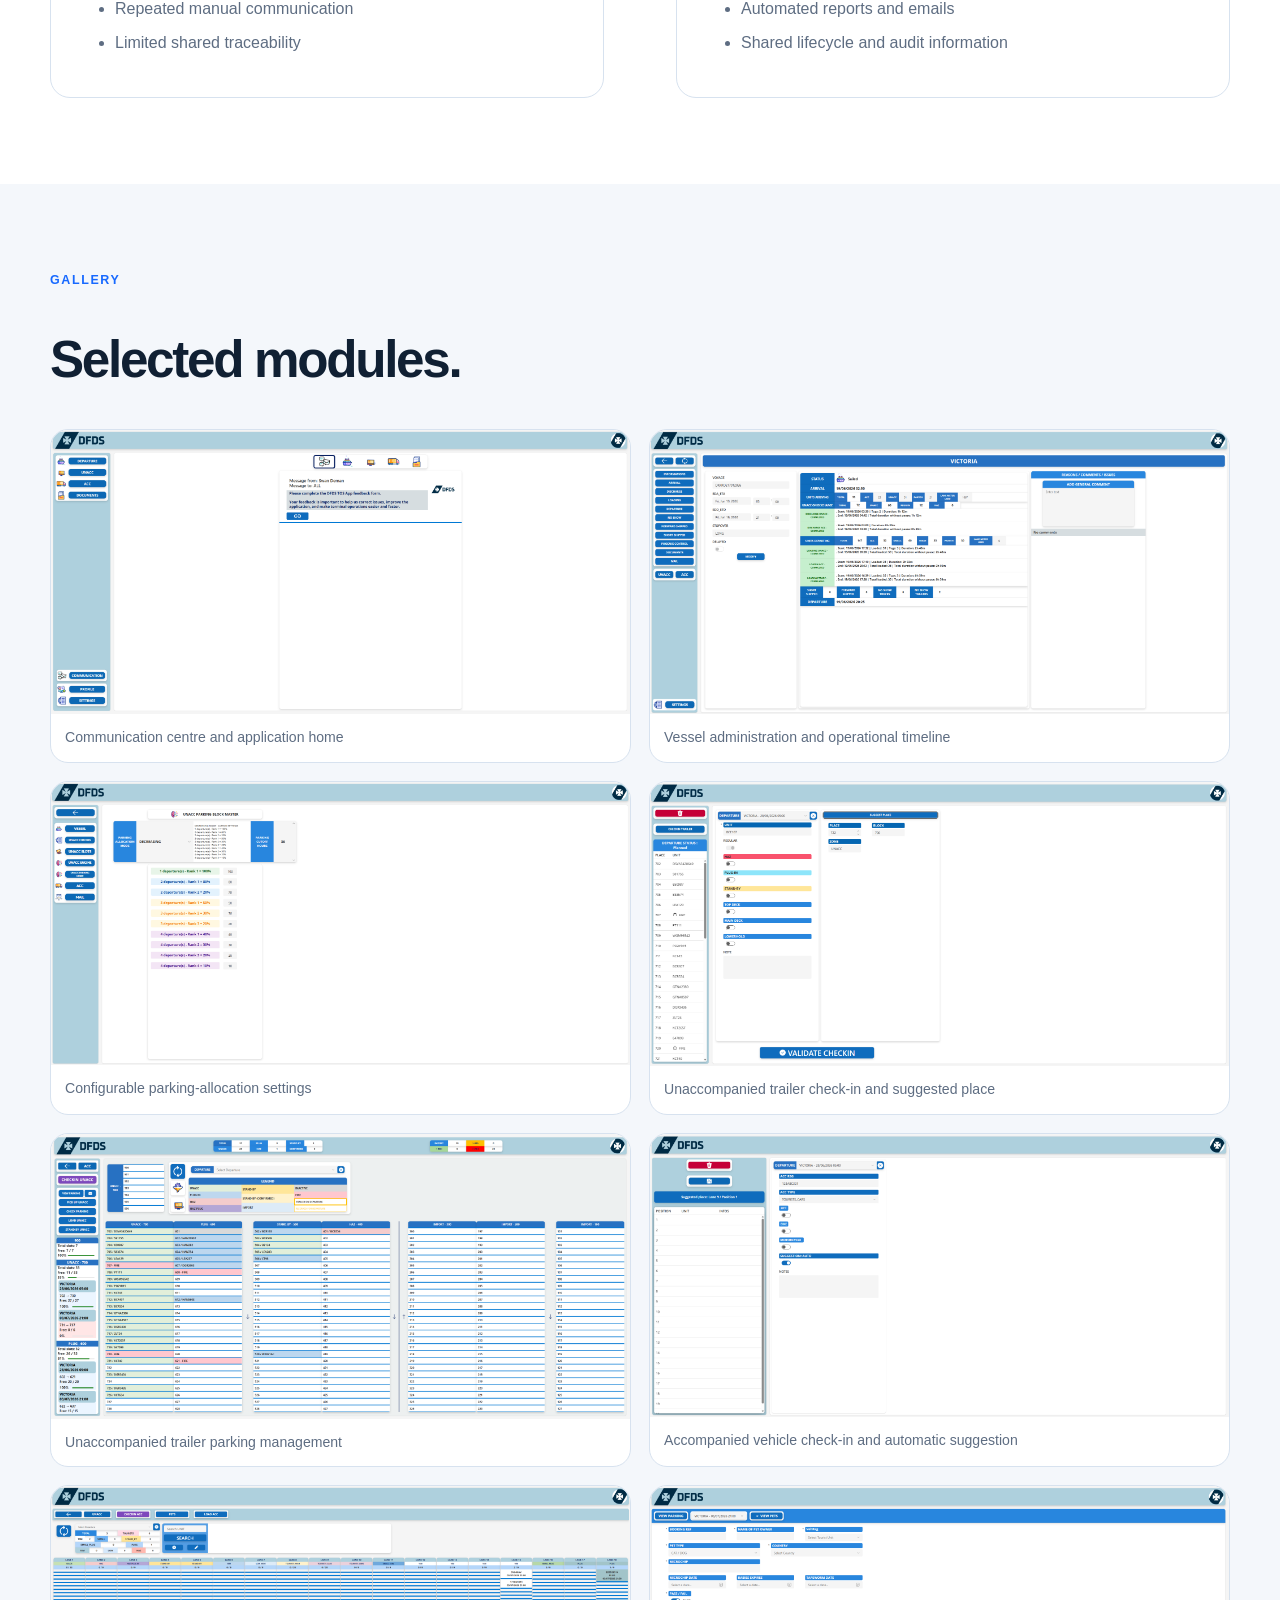
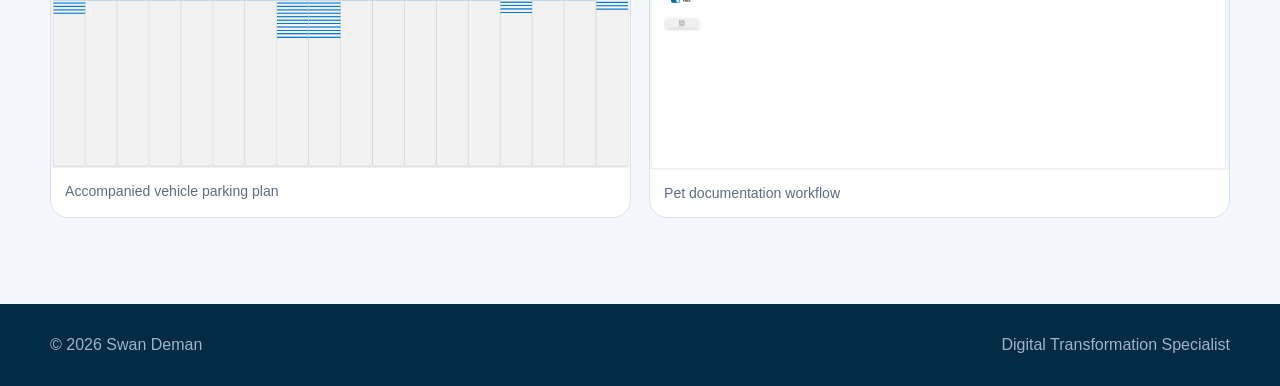
<file: projects/tos.html>
<!doctype html>
<html lang="en">
<head>
<meta charset="utf-8">
<meta name="viewport" content="width=device-width,initial-scale=1">
<meta name="description" content="Case study: architecture and development of a configurable terminal operating platform.">
<meta name="author" content="Swan Deman">
<meta property="og:title" content="Terminal Operating System - Swan Deman">
<meta property="og:description" content="Case study: architecture and development of a configurable terminal operating platform.">
<meta property="og:type" content="website">
<title>Terminal Operating System - Swan Deman</title>
<link rel="stylesheet" href="../assets/css/style.css">
</head>
<body>
<header class="site-header">
<div class="container header-inner">
<a class="brand" href="../index.html"><span class="brand-mark">SD</span><span>Swan Deman</span></a>
<nav class="nav"><a class="" href="../index.html">Home</a><a class="" href="../about.html">About</a><a class="active" href="../portfolio.html">Portfolio</a><a class="" href="../experience.html">Experience</a><a class="" href="../skills.html">Skills</a><a class="" href="../contact.html">Contact</a></nav>
<div class="header-actions">
<button id="themeBtn" class="icon-btn" type="button" aria-label="Toggle light and dark mode">◐</button>
<button id="menuBtn" class="icon-btn mobile-toggle" type="button" aria-label="Open navigation">☰</button>
</div></div>
<nav id="mobileNav" class="mobile-nav"><a href="../index.html">Home</a><a href="../about.html">About</a><a href="../portfolio.html">Portfolio</a><a href="../experience.html">Experience</a><a href="../skills.html">Skills</a><a href="../contact.html">Contact</a></nav>
</header>
<main>
<section class="case-hero"><div class="container case-title">
<div class="kicker">Case study · Business application</div><h1>Terminal Operating System</h1>
<p class="lead">A configurable digital operating platform for parking, check-in, vessel activity, dangerous goods, loading, discharge, pets, communication and reporting.</p>
<div class="tags"><span class="tag">Power Apps</span><span class="tag">SharePoint</span><span class="tag">Power Automate</span><span class="tag">Power BI</span><span class="tag">Solution Architecture</span></div>
</div></section>
<section class="container"><div class="case-banner"><img src="../assets/images/tos/admin.png" alt="Terminal Operating System administration"></div></section>

<section class="section"><div class="container case-layout">
<article class="card"><div class="kicker">Project origin</div><h2>Requested operational digitalisation.</h2><p>The project was requested by Andrew Mortimer, Operations Manager - Port Operations, Calais & Dunkerque to standardise and digitalise terminal operations.</p></article>
<article class="card"><div class="kicker">My responsibility</div><h2>Architecture and end-to-end implementation.</h2><p>I translated the operational objective into the solution architecture, data model, modules, business rules, user experience and technical implementation.</p></article>
</div></section>

<section class="section alt"><div class="container">
<div class="section-head"><div class="kicker">My role</div><h2>From process analysis to documented architecture.</h2></div>
<ul class="feature-list role-list">
<li>Operational process analysis</li><li>Application and data architecture</li><li>SharePoint data-model design</li><li>Power Apps development</li><li>Power Automate workflows</li><li>Parking-allocation business rules</li><li>Automatic slot-suggestion logic</li><li>User roles and approval management</li><li>Operational reporting</li><li>Functional and technical Visio documentation</li><li>Testing and continuous improvement</li>
</ul></div></section>

<section class="section"><div class="container">
<div class="section-head"><div class="kicker">Architecture</div><h2>A modular and configurable operational system.</h2></div>
<div class="grid-3">
<article class="card"><h3>Operational lifecycle</h3><p>Check-in, parking, loading, discharge, pickup and departure states are connected through shared identifiers and timestamps.</p></article>
<article class="card"><h3>Parking intelligence</h3><p>Dynamic block allocation and multi-factor scoring support consistent slot suggestions.</p></article>
<article class="card"><h3>Configurable rules</h3><p>Block types, overflow rules, safety restrictions and allocation settings can evolve through configuration.</p></article>
</div></div></section>

<section class="section alt"><div class="container">
<div class="section-head"><div class="kicker">Before / after</div><h2>From fragmented coordination to connected operations.</h2></div>
<div class="before-after">
<div class="card"><h3>Before</h3><ul><li>Disconnected operational tools</li><li>Parking decisions based heavily on individual knowledge</li><li>Repeated manual communication</li><li>Limited shared traceability</li></ul></div>
<div class="arrow">→</div>
<div class="card"><h3>After</h3><ul><li>Centralised operational platform</li><li>Rule-based parking suggestions</li><li>Automated reports and emails</li><li>Shared lifecycle and audit information</li></ul></div>
</div></div></section>

<section class="section"><div class="container">
<div class="section-head"><div class="kicker">Gallery</div><h2>Selected modules.</h2></div>
<div class="gallery"><figure><button data-lightbox="../assets/images/tos/home.png" type="button"><img src="../assets/images/tos/home.png" alt="Communication centre and application home"></button><figcaption>Communication centre and application home</figcaption></figure><figure><button data-lightbox="../assets/images/tos/admin.png" type="button"><img src="../assets/images/tos/admin.png" alt="Vessel administration and operational timeline"></button><figcaption>Vessel administration and operational timeline</figcaption></figure><figure><button data-lightbox="../assets/images/tos/settings-unacc.png" type="button"><img src="../assets/images/tos/settings-unacc.png" alt="Configurable parking-allocation settings"></button><figcaption>Configurable parking-allocation settings</figcaption></figure><figure><button data-lightbox="../assets/images/tos/checkin-unacc.png" type="button"><img src="../assets/images/tos/checkin-unacc.png" alt="Unaccompanied trailer check-in and suggested place"></button><figcaption>Unaccompanied trailer check-in and suggested place</figcaption></figure><figure><button data-lightbox="../assets/images/tos/unacc-parking.png" type="button"><img src="../assets/images/tos/unacc-parking.png" alt="Unaccompanied trailer parking management"></button><figcaption>Unaccompanied trailer parking management</figcaption></figure><figure><button data-lightbox="../assets/images/tos/checkin-acc.png" type="button"><img src="../assets/images/tos/checkin-acc.png" alt="Accompanied vehicle check-in and automatic suggestion"></button><figcaption>Accompanied vehicle check-in and automatic suggestion</figcaption></figure><figure><button data-lightbox="../assets/images/tos/acc-parking.png" type="button"><img src="../assets/images/tos/acc-parking.png" alt="Accompanied vehicle parking plan"></button><figcaption>Accompanied vehicle parking plan</figcaption></figure><figure><button data-lightbox="../assets/images/tos/pets.png" type="button"><img src="../assets/images/tos/pets.png" alt="Pet documentation workflow"></button><figcaption>Pet documentation workflow</figcaption></figure></div></div></section>
</main>
<footer class="footer"><div class="container footer-inner">
<span>© <span data-year></span> Swan Deman</span>
<span>Digital Transformation Specialist</span>
</div></footer>
<div id="lightbox" class="lightbox"><button type="button" aria-label="Close image">×</button><img alt=""></div>
<script src="../assets/js/main.js"></script>
</body>
</html>
</file>
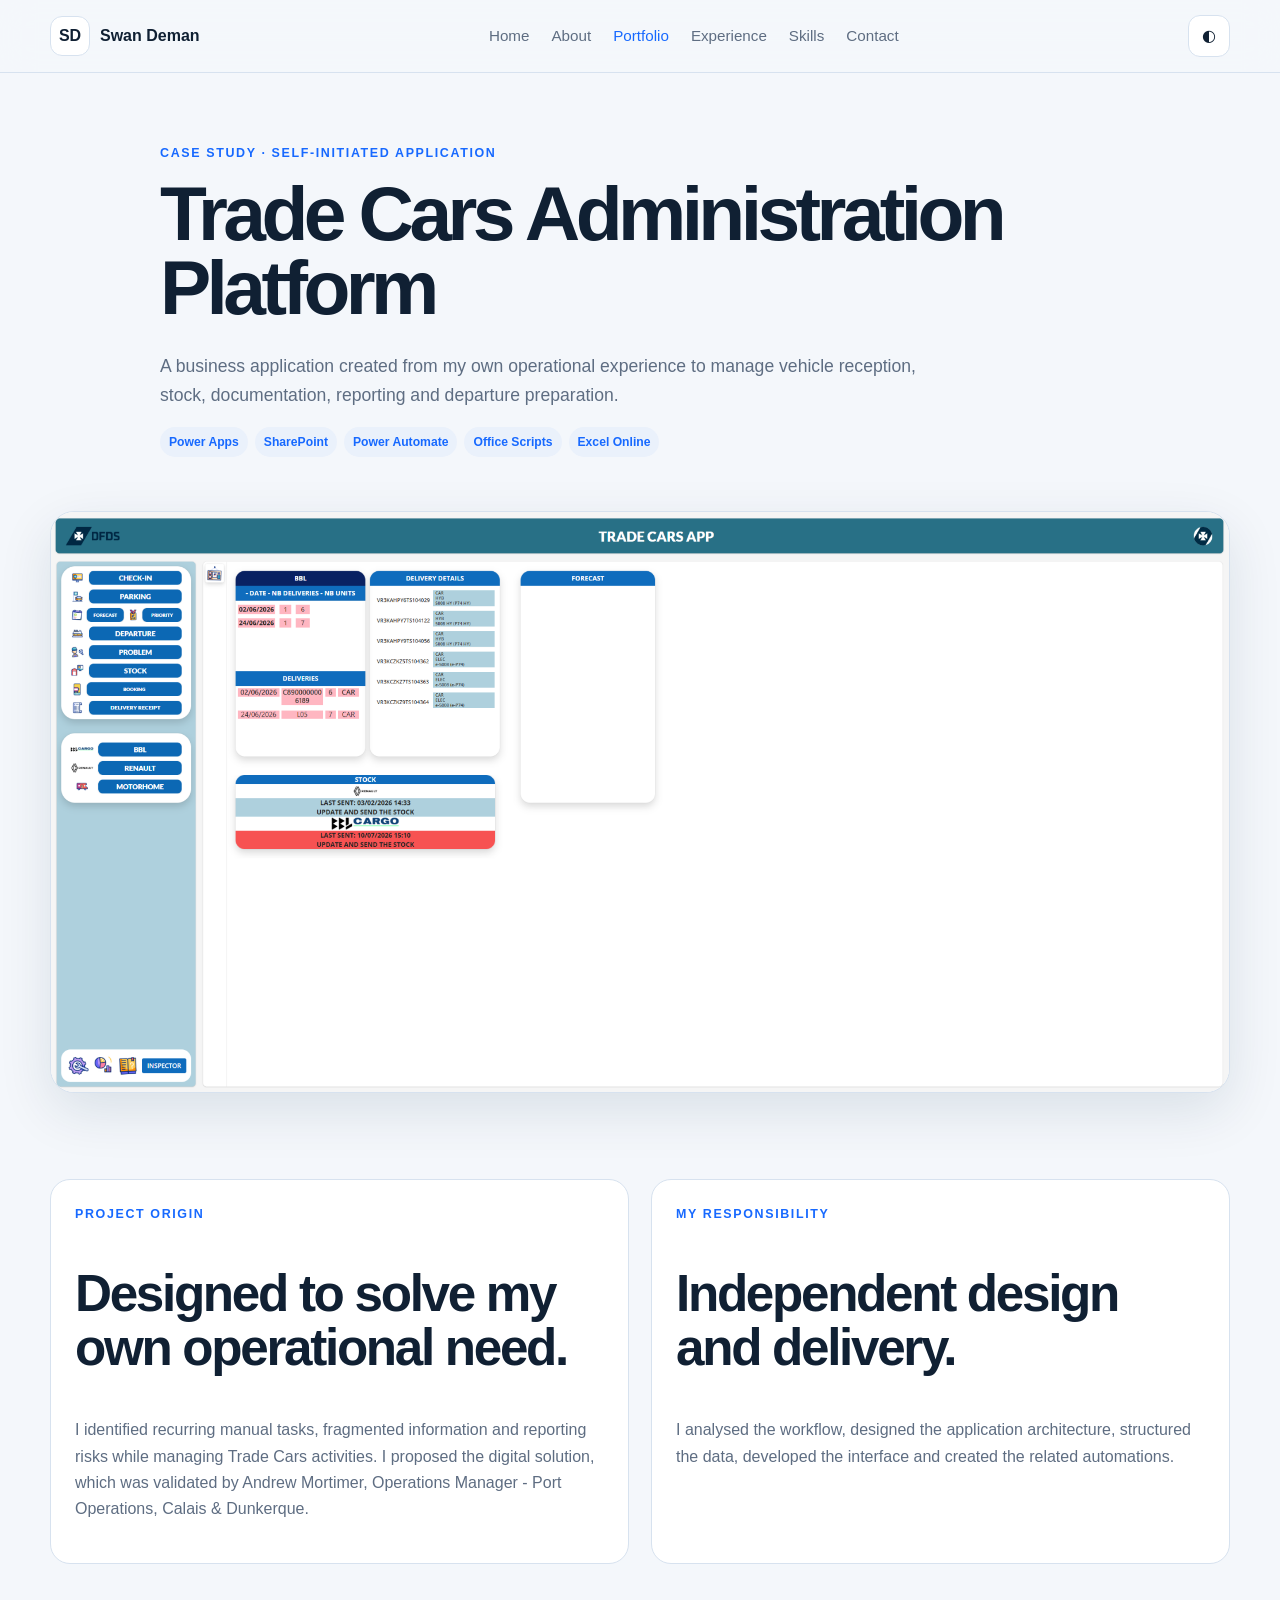
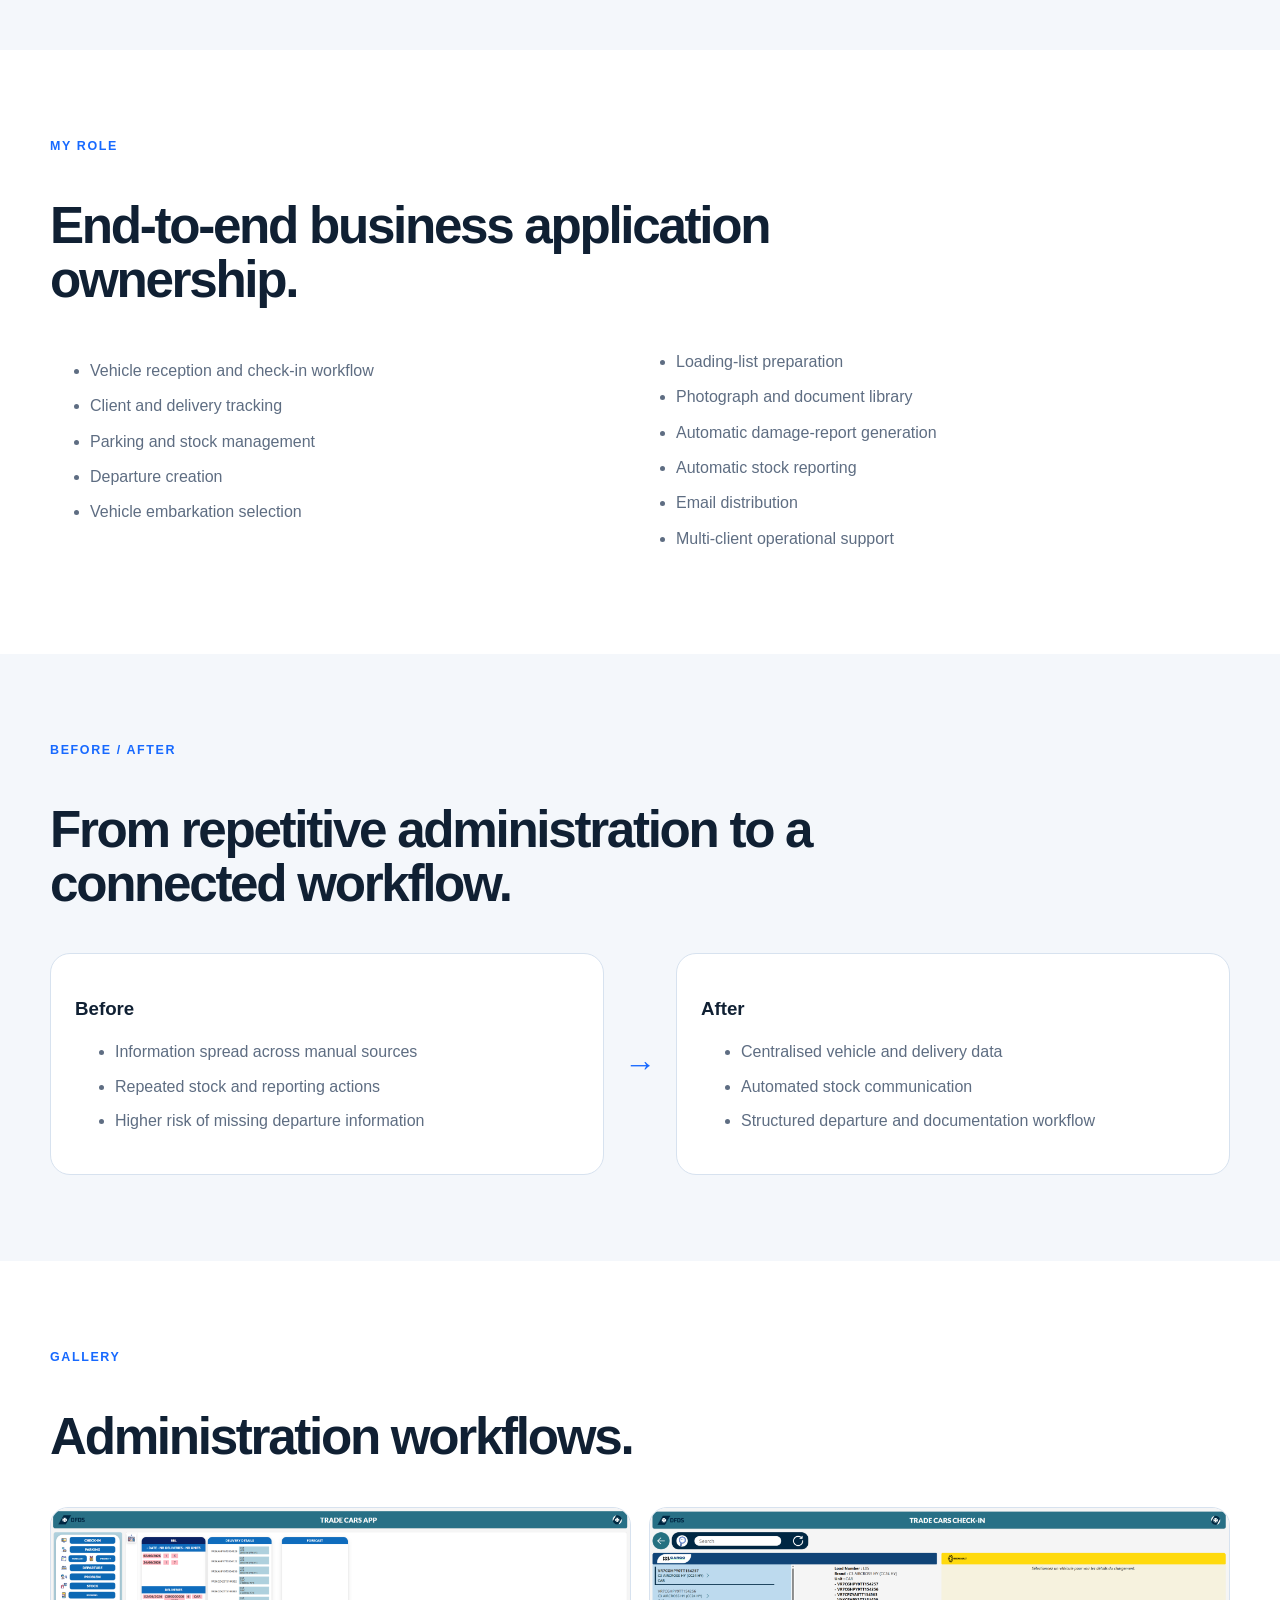
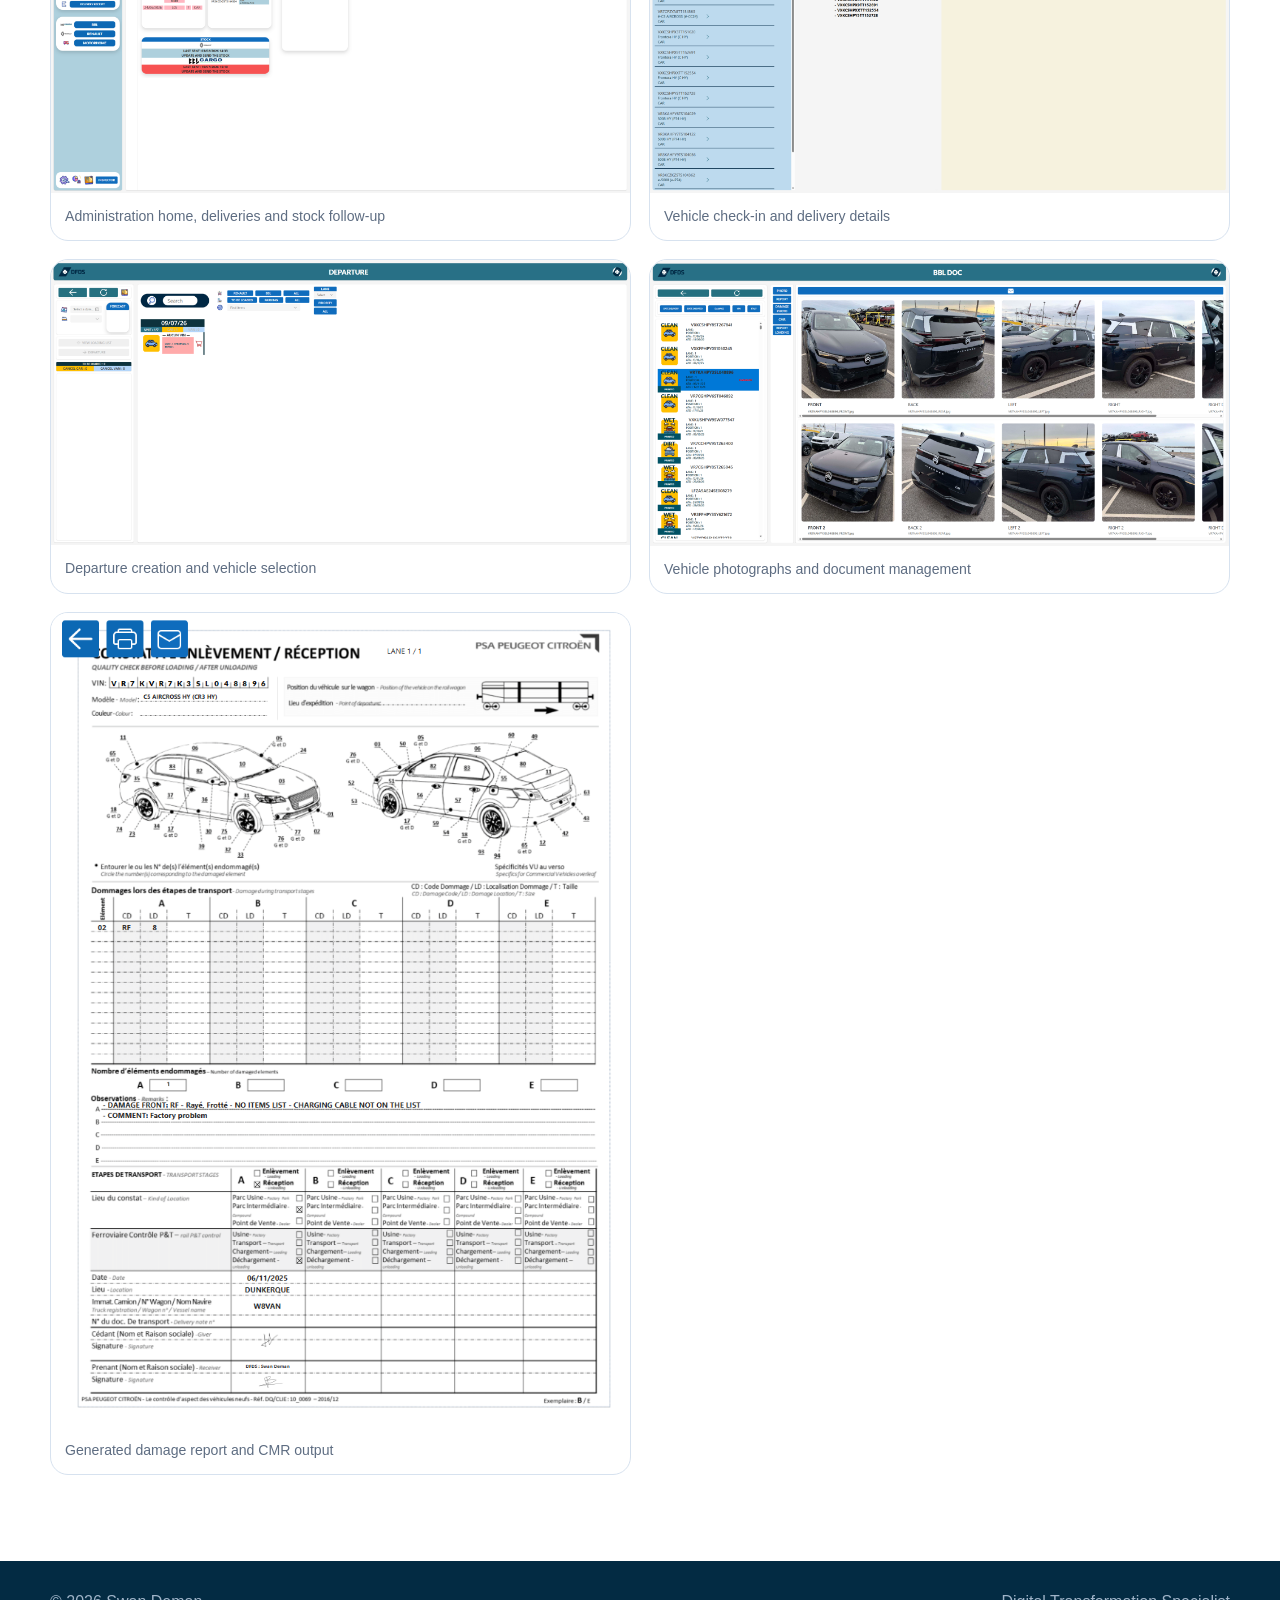
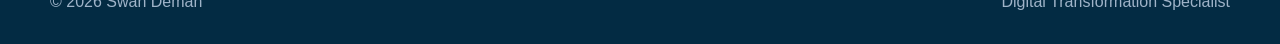
<file: projects/tradecars-administration.html>
<!doctype html>
<html lang="en">
<head>
<meta charset="utf-8">
<meta name="viewport" content="width=device-width,initial-scale=1">
<meta name="description" content="Case study: self-initiated Trade Cars administration, stock, documentation and reporting application.">
<meta name="author" content="Swan Deman">
<meta property="og:title" content="Trade Cars Administration - Swan Deman">
<meta property="og:description" content="Case study: self-initiated Trade Cars administration, stock, documentation and reporting application.">
<meta property="og:type" content="website">
<title>Trade Cars Administration - Swan Deman</title>
<link rel="stylesheet" href="../assets/css/style.css">
</head>
<body>
<header class="site-header">
<div class="container header-inner">
<a class="brand" href="../index.html"><span class="brand-mark">SD</span><span>Swan Deman</span></a>
<nav class="nav"><a class="" href="../index.html">Home</a><a class="" href="../about.html">About</a><a class="active" href="../portfolio.html">Portfolio</a><a class="" href="../experience.html">Experience</a><a class="" href="../skills.html">Skills</a><a class="" href="../contact.html">Contact</a></nav>
<div class="header-actions">
<button id="themeBtn" class="icon-btn" type="button" aria-label="Toggle light and dark mode">◐</button>
<button id="menuBtn" class="icon-btn mobile-toggle" type="button" aria-label="Open navigation">☰</button>
</div></div>
<nav id="mobileNav" class="mobile-nav"><a href="../index.html">Home</a><a href="../about.html">About</a><a href="../portfolio.html">Portfolio</a><a href="../experience.html">Experience</a><a href="../skills.html">Skills</a><a href="../contact.html">Contact</a></nav>
</header>
<main>
<section class="case-hero"><div class="container case-title">
<div class="kicker">Case study · Self-initiated application</div><h1>Trade Cars Administration Platform</h1>
<p class="lead">A business application created from my own operational experience to manage vehicle reception, stock, documentation, reporting and departure preparation.</p>
<div class="tags"><span class="tag">Power Apps</span><span class="tag">SharePoint</span><span class="tag">Power Automate</span><span class="tag">Office Scripts</span><span class="tag">Excel Online</span></div>
</div></section>
<section class="container"><div class="case-banner"><img src="../assets/images/tradecars/admin-home.png" alt="Trade Cars Administration Platform"></div></section>

<section class="section"><div class="container case-layout">
<article class="card"><div class="kicker">Project origin</div><h2>Designed to solve my own operational need.</h2><p>I identified recurring manual tasks, fragmented information and reporting risks while managing Trade Cars activities. I proposed the digital solution, which was validated by Andrew Mortimer, Operations Manager - Port Operations, Calais & Dunkerque.</p></article>
<article class="card"><div class="kicker">My responsibility</div><h2>Independent design and delivery.</h2><p>I analysed the workflow, designed the application architecture, structured the data, developed the interface and created the related automations.</p></article>
</div></section>

<section class="section alt"><div class="container">
<div class="section-head"><div class="kicker">My role</div><h2>End-to-end business application ownership.</h2></div>
<ul class="feature-list">
<li>Vehicle reception and check-in workflow</li><li>Client and delivery tracking</li><li>Parking and stock management</li><li>Departure creation</li><li>Vehicle embarkation selection</li><li>Loading-list preparation</li><li>Photograph and document library</li><li>Automatic damage-report generation</li><li>Automatic stock reporting</li><li>Email distribution</li><li>Multi-client operational support</li>
</ul></div></section>

<section class="section"><div class="container">
<div class="section-head"><div class="kicker">Before / after</div><h2>From repetitive administration to a connected workflow.</h2></div>
<div class="before-after">
<div class="card"><h3>Before</h3><ul><li>Information spread across manual sources</li><li>Repeated stock and reporting actions</li><li>Higher risk of missing departure information</li></ul></div>
<div class="arrow">→</div>
<div class="card"><h3>After</h3><ul><li>Centralised vehicle and delivery data</li><li>Automated stock communication</li><li>Structured departure and documentation workflow</li></ul></div>
</div></div></section>

<section class="section alt"><div class="container">
<div class="section-head"><div class="kicker">Gallery</div><h2>Administration workflows.</h2></div>
<div class="gallery"><figure><button data-lightbox="../assets/images/tradecars/admin-home.png" type="button"><img src="../assets/images/tradecars/admin-home.png" alt="Administration home, deliveries and stock follow-up"></button><figcaption>Administration home, deliveries and stock follow-up</figcaption></figure><figure><button data-lightbox="../assets/images/tradecars/admin-checkin.png" type="button"><img src="../assets/images/tradecars/admin-checkin.png" alt="Vehicle check-in and delivery details"></button><figcaption>Vehicle check-in and delivery details</figcaption></figure><figure><button data-lightbox="../assets/images/tradecars/admin-departure.png" type="button"><img src="../assets/images/tradecars/admin-departure.png" alt="Departure creation and vehicle selection"></button><figcaption>Departure creation and vehicle selection</figcaption></figure><figure><button data-lightbox="../assets/images/tradecars/admin-documents.png" type="button"><img src="../assets/images/tradecars/admin-documents.png" alt="Vehicle photographs and document management"></button><figcaption>Vehicle photographs and document management</figcaption></figure><figure><button data-lightbox="../assets/images/tradecars/admin-report.png" type="button"><img src="../assets/images/tradecars/admin-report.png" alt="Generated damage report and CMR output"></button><figcaption>Generated damage report and CMR output</figcaption></figure></div></div></section>
</main>
<footer class="footer"><div class="container footer-inner">
<span>© <span data-year></span> Swan Deman</span>
<span>Digital Transformation Specialist</span>
</div></footer>
<div id="lightbox" class="lightbox"><button type="button" aria-label="Close image">×</button><img alt=""></div>
<script src="../assets/js/main.js"></script>
</body>
</html>
</file>
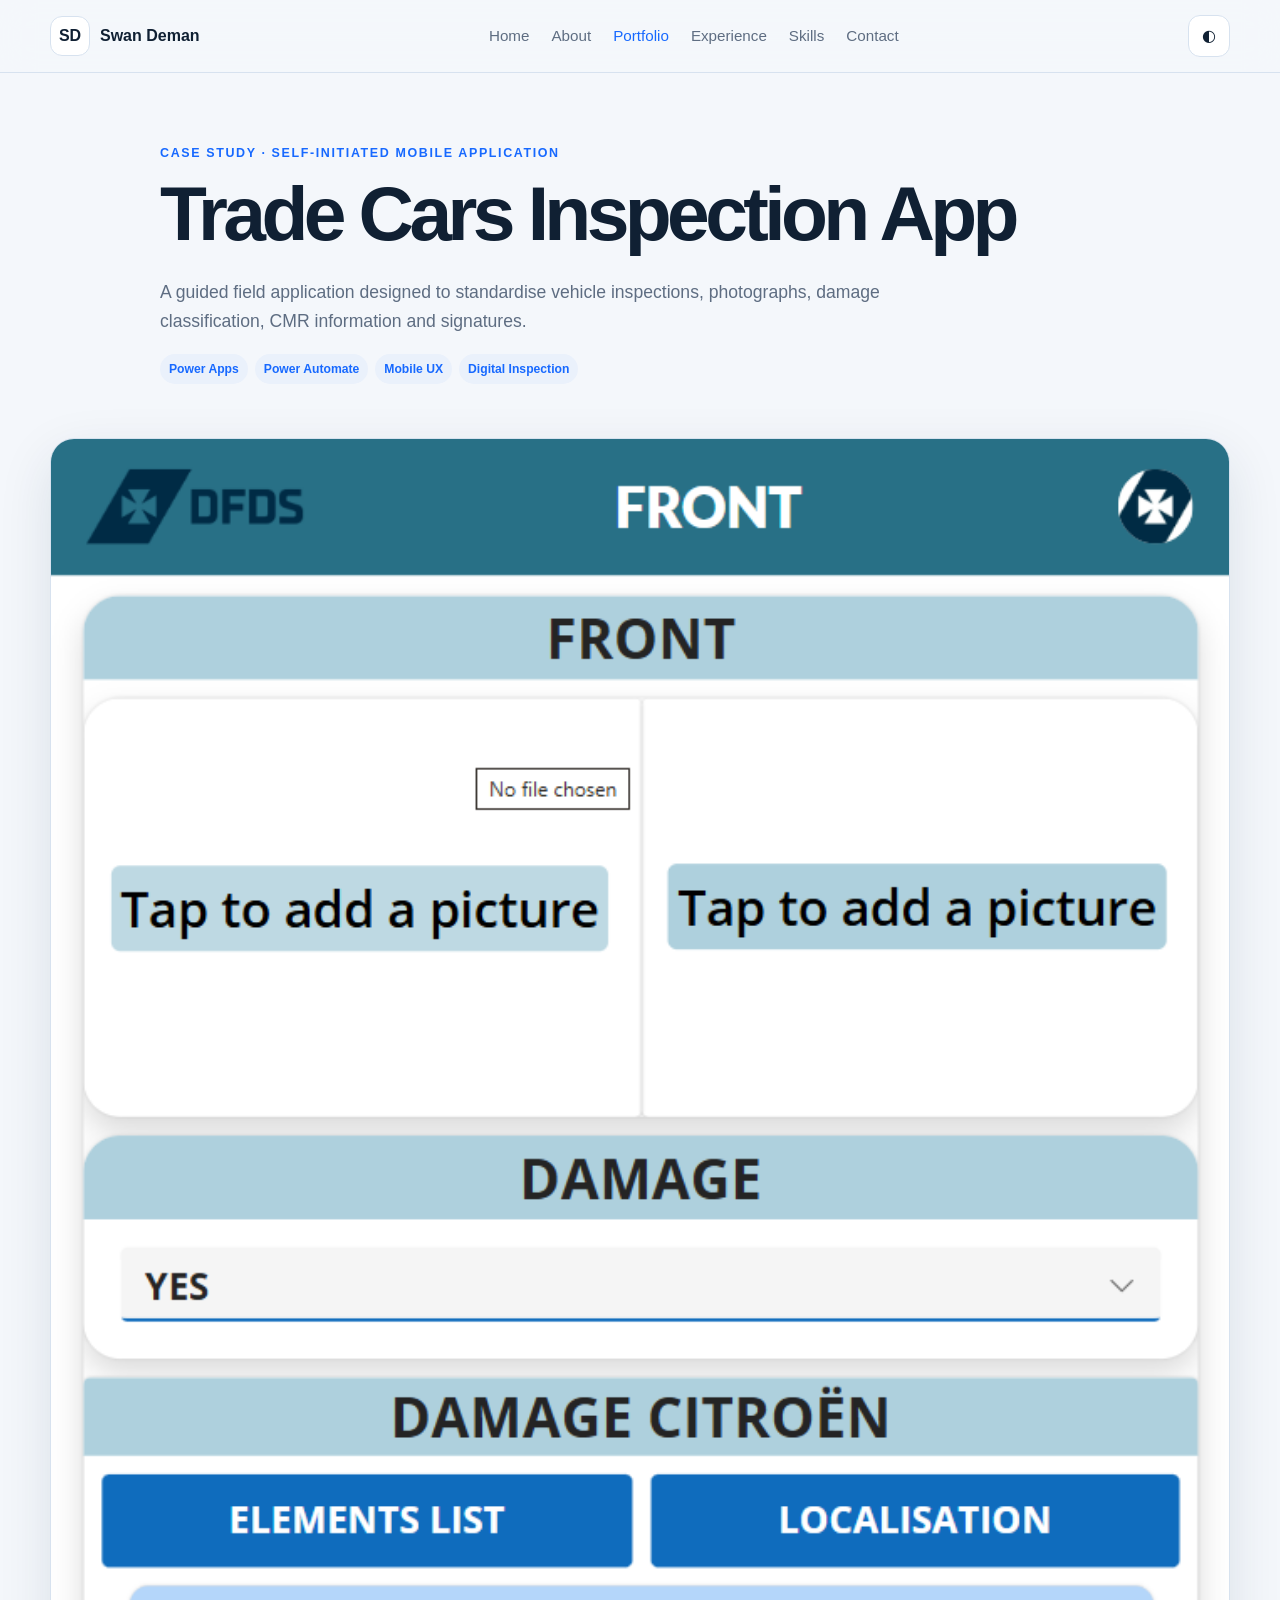
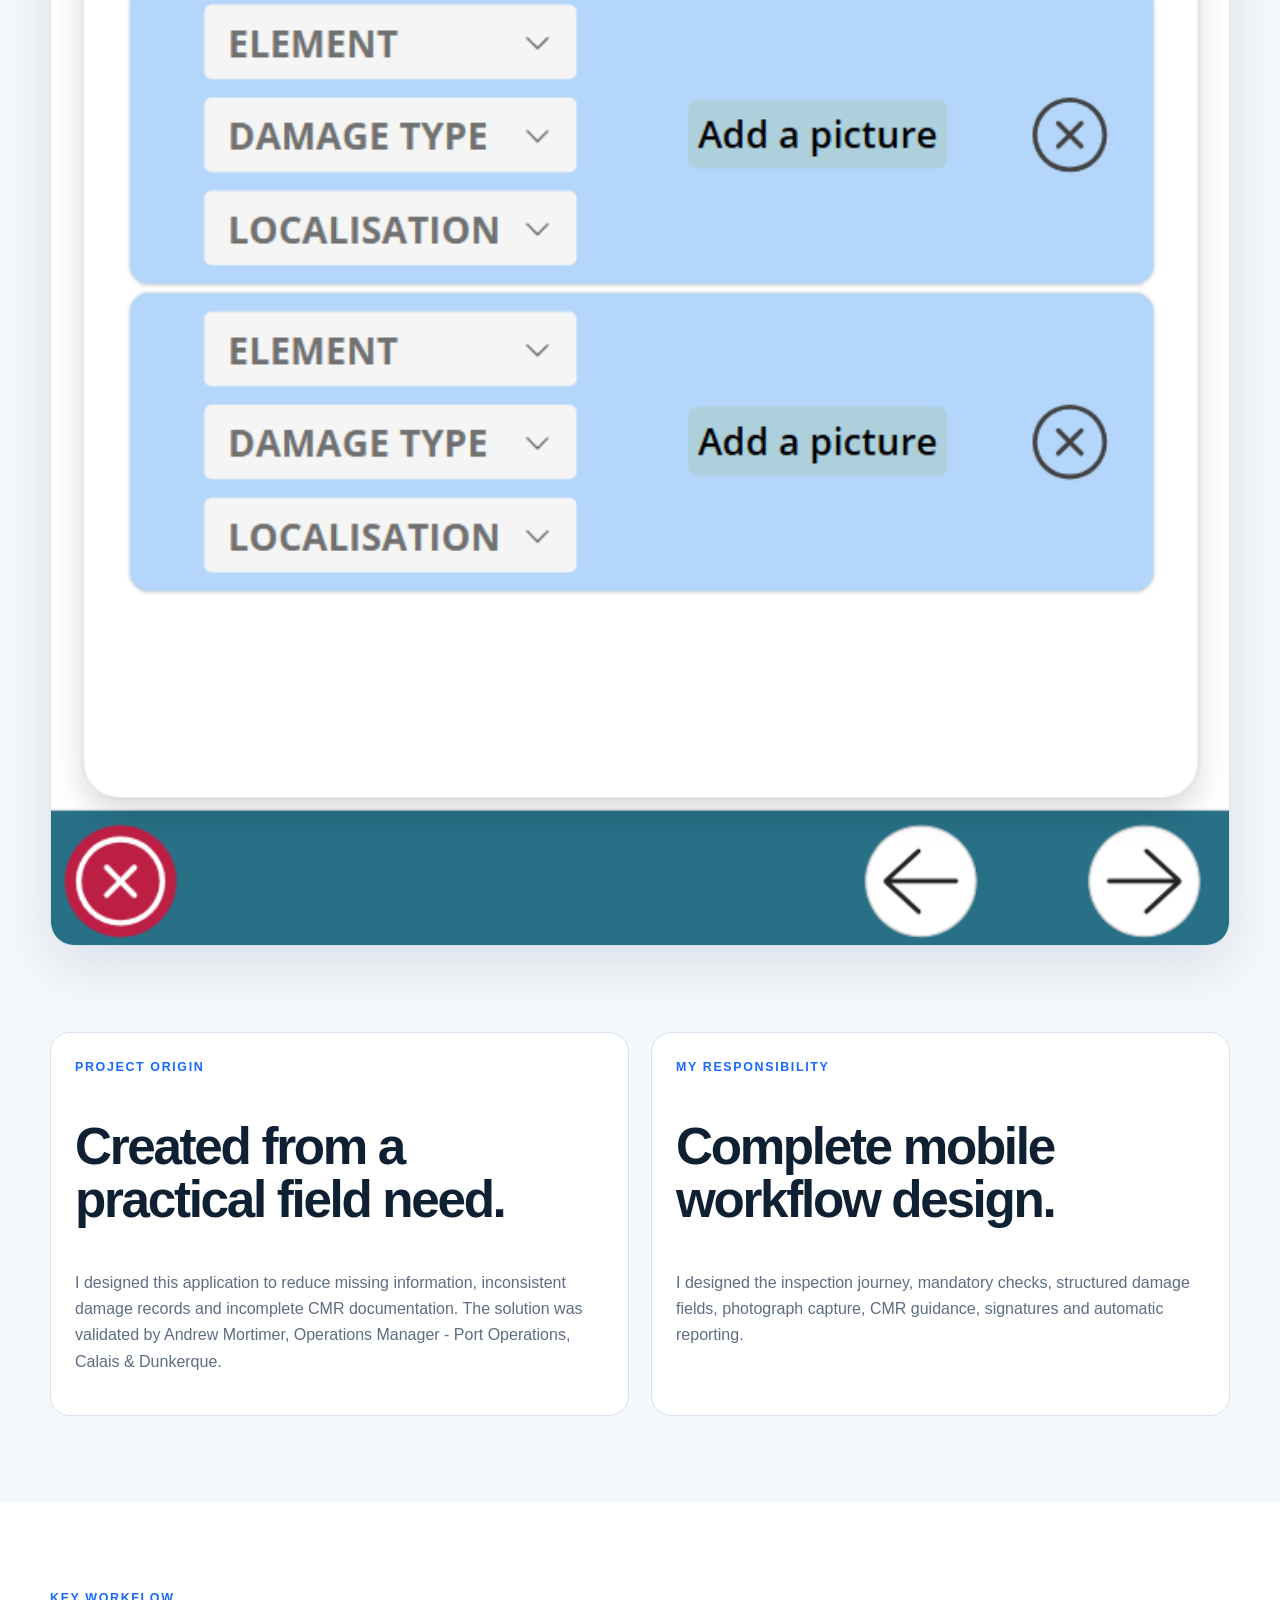
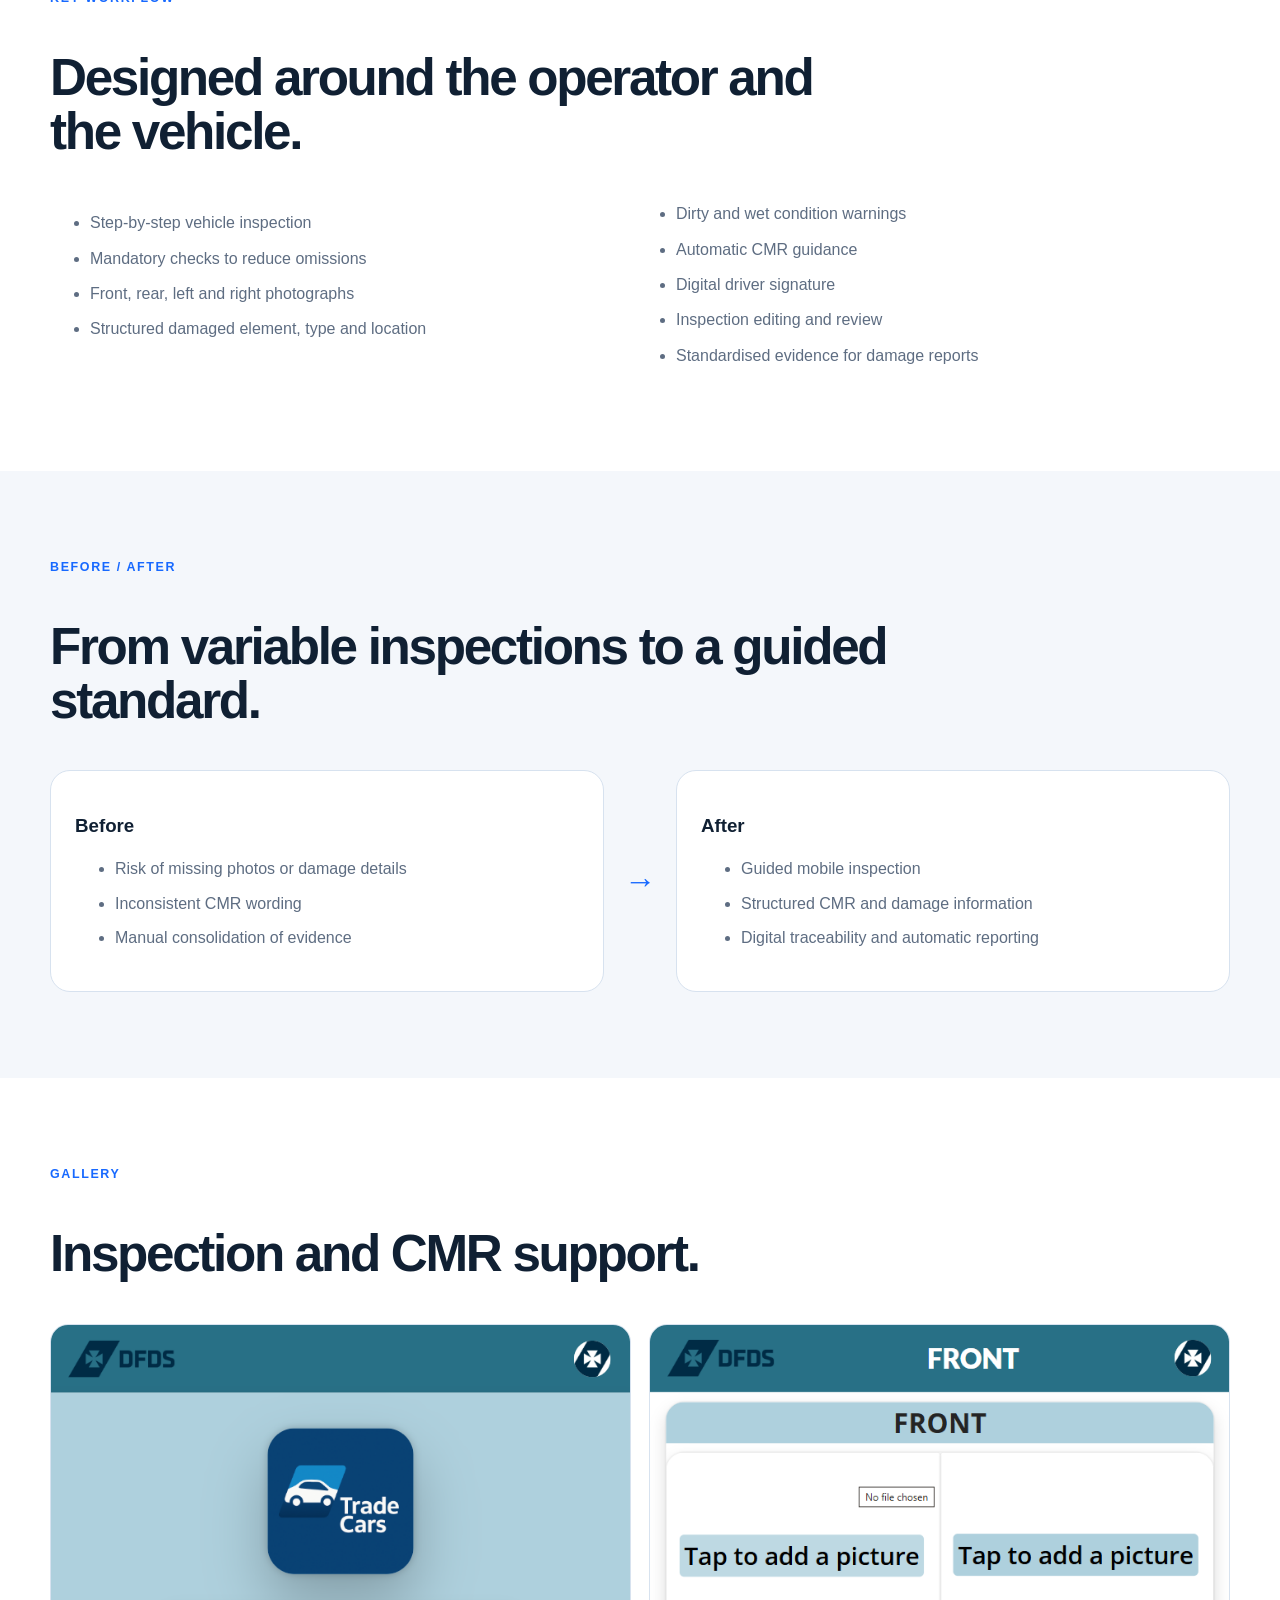
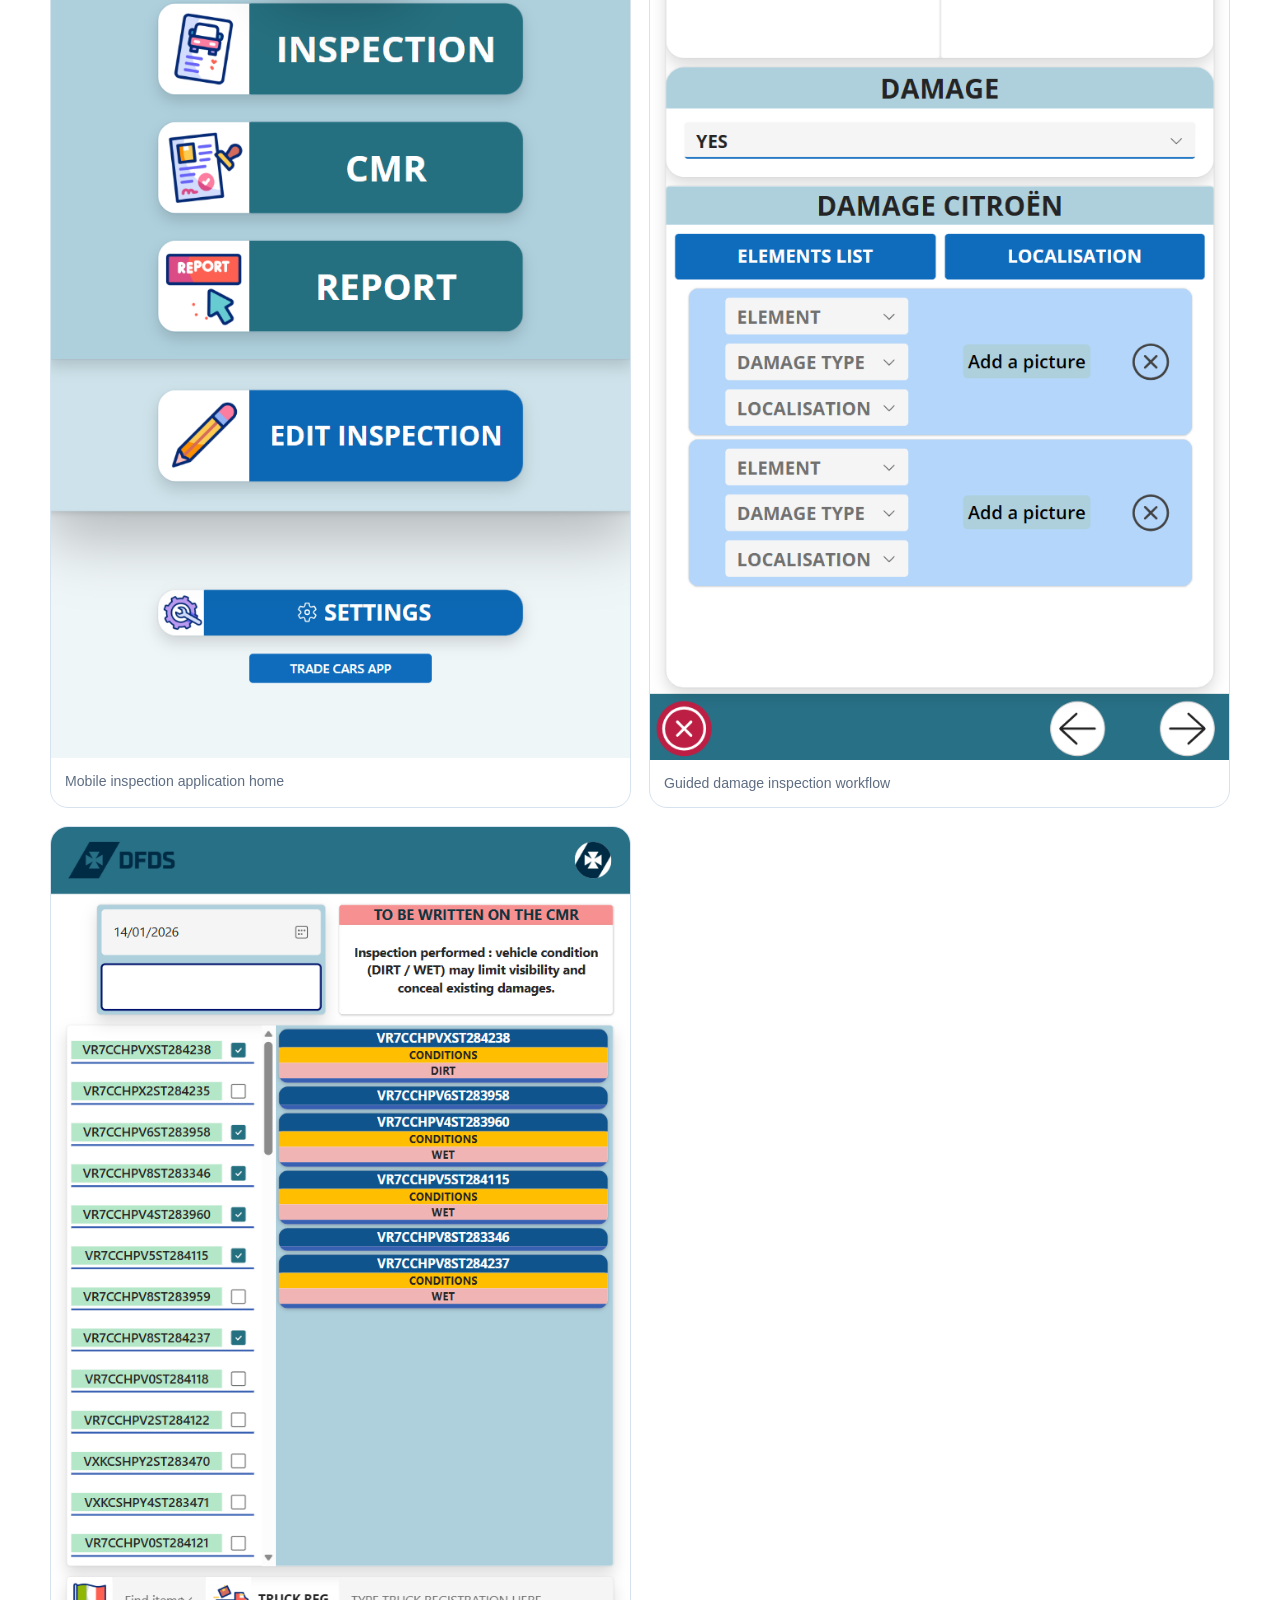
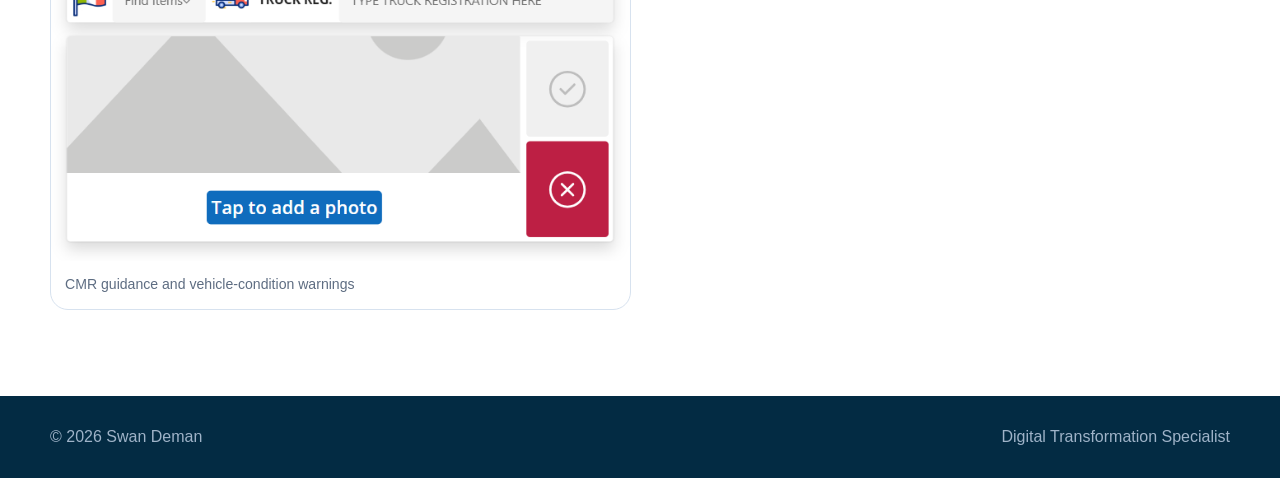
<file: projects/tradecars-inspection.html>
<!doctype html>
<html lang="en">
<head>
<meta charset="utf-8">
<meta name="viewport" content="width=device-width,initial-scale=1">
<meta name="description" content="Case study: guided mobile vehicle inspection, CMR assistance, photographs and damage reporting.">
<meta name="author" content="Swan Deman">
<meta property="og:title" content="Trade Cars Inspection - Swan Deman">
<meta property="og:description" content="Case study: guided mobile vehicle inspection, CMR assistance, photographs and damage reporting.">
<meta property="og:type" content="website">
<title>Trade Cars Inspection - Swan Deman</title>
<link rel="stylesheet" href="../assets/css/style.css">
</head>
<body>
<header class="site-header">
<div class="container header-inner">
<a class="brand" href="../index.html"><span class="brand-mark">SD</span><span>Swan Deman</span></a>
<nav class="nav"><a class="" href="../index.html">Home</a><a class="" href="../about.html">About</a><a class="active" href="../portfolio.html">Portfolio</a><a class="" href="../experience.html">Experience</a><a class="" href="../skills.html">Skills</a><a class="" href="../contact.html">Contact</a></nav>
<div class="header-actions">
<button id="themeBtn" class="icon-btn" type="button" aria-label="Toggle light and dark mode">◐</button>
<button id="menuBtn" class="icon-btn mobile-toggle" type="button" aria-label="Open navigation">☰</button>
</div></div>
<nav id="mobileNav" class="mobile-nav"><a href="../index.html">Home</a><a href="../about.html">About</a><a href="../portfolio.html">Portfolio</a><a href="../experience.html">Experience</a><a href="../skills.html">Skills</a><a href="../contact.html">Contact</a></nav>
</header>
<main>
<section class="case-hero"><div class="container case-title">
<div class="kicker">Case study · Self-initiated mobile application</div><h1>Trade Cars Inspection App</h1>
<p class="lead">A guided field application designed to standardise vehicle inspections, photographs, damage classification, CMR information and signatures.</p>
<div class="tags"><span class="tag">Power Apps</span><span class="tag">Power Automate</span><span class="tag">Mobile UX</span><span class="tag">Digital Inspection</span></div>
</div></section>
<section class="container"><div class="case-banner"><img src="../assets/images/tradecars/inspection-workflow.png" alt="Trade Cars guided inspection workflow"></div></section>

<section class="section"><div class="container case-layout">
<article class="card"><div class="kicker">Project origin</div><h2>Created from a practical field need.</h2><p>I designed this application to reduce missing information, inconsistent damage records and incomplete CMR documentation. The solution was validated by Andrew Mortimer, Operations Manager - Port Operations, Calais & Dunkerque.</p></article>
<article class="card"><div class="kicker">My responsibility</div><h2>Complete mobile workflow design.</h2><p>I designed the inspection journey, mandatory checks, structured damage fields, photograph capture, CMR guidance, signatures and automatic reporting.</p></article>
</div></section>

<section class="section alt"><div class="container">
<div class="section-head"><div class="kicker">Key workflow</div><h2>Designed around the operator and the vehicle.</h2></div>
<ul class="feature-list">
<li>Step-by-step vehicle inspection</li><li>Mandatory checks to reduce omissions</li><li>Front, rear, left and right photographs</li><li>Structured damaged element, type and location</li><li>Dirty and wet condition warnings</li><li>Automatic CMR guidance</li><li>Digital driver signature</li><li>Inspection editing and review</li><li>Standardised evidence for damage reports</li>
</ul></div></section>

<section class="section"><div class="container">
<div class="section-head"><div class="kicker">Before / after</div><h2>From variable inspections to a guided standard.</h2></div>
<div class="before-after">
<div class="card"><h3>Before</h3><ul><li>Risk of missing photos or damage details</li><li>Inconsistent CMR wording</li><li>Manual consolidation of evidence</li></ul></div>
<div class="arrow">→</div>
<div class="card"><h3>After</h3><ul><li>Guided mobile inspection</li><li>Structured CMR and damage information</li><li>Digital traceability and automatic reporting</li></ul></div>
</div></div></section>

<section class="section alt"><div class="container">
<div class="section-head"><div class="kicker">Gallery</div><h2>Inspection and CMR support.</h2></div>
<div class="gallery"><figure><button data-lightbox="../assets/images/tradecars/inspection-home.png" type="button"><img src="../assets/images/tradecars/inspection-home.png" alt="Mobile inspection application home"></button><figcaption>Mobile inspection application home</figcaption></figure><figure><button data-lightbox="../assets/images/tradecars/inspection-workflow.png" type="button"><img src="../assets/images/tradecars/inspection-workflow.png" alt="Guided damage inspection workflow"></button><figcaption>Guided damage inspection workflow</figcaption></figure><figure><button data-lightbox="../assets/images/tradecars/inspection-cmr.png" type="button"><img src="../assets/images/tradecars/inspection-cmr.png" alt="CMR guidance and vehicle-condition warnings"></button><figcaption>CMR guidance and vehicle-condition warnings</figcaption></figure></div></div></section>
</main>
<footer class="footer"><div class="container footer-inner">
<span>© <span data-year></span> Swan Deman</span>
<span>Digital Transformation Specialist</span>
</div></footer>
<div id="lightbox" class="lightbox"><button type="button" aria-label="Close image">×</button><img alt=""></div>
<script src="../assets/js/main.js"></script>
</body>
</html>
</file>
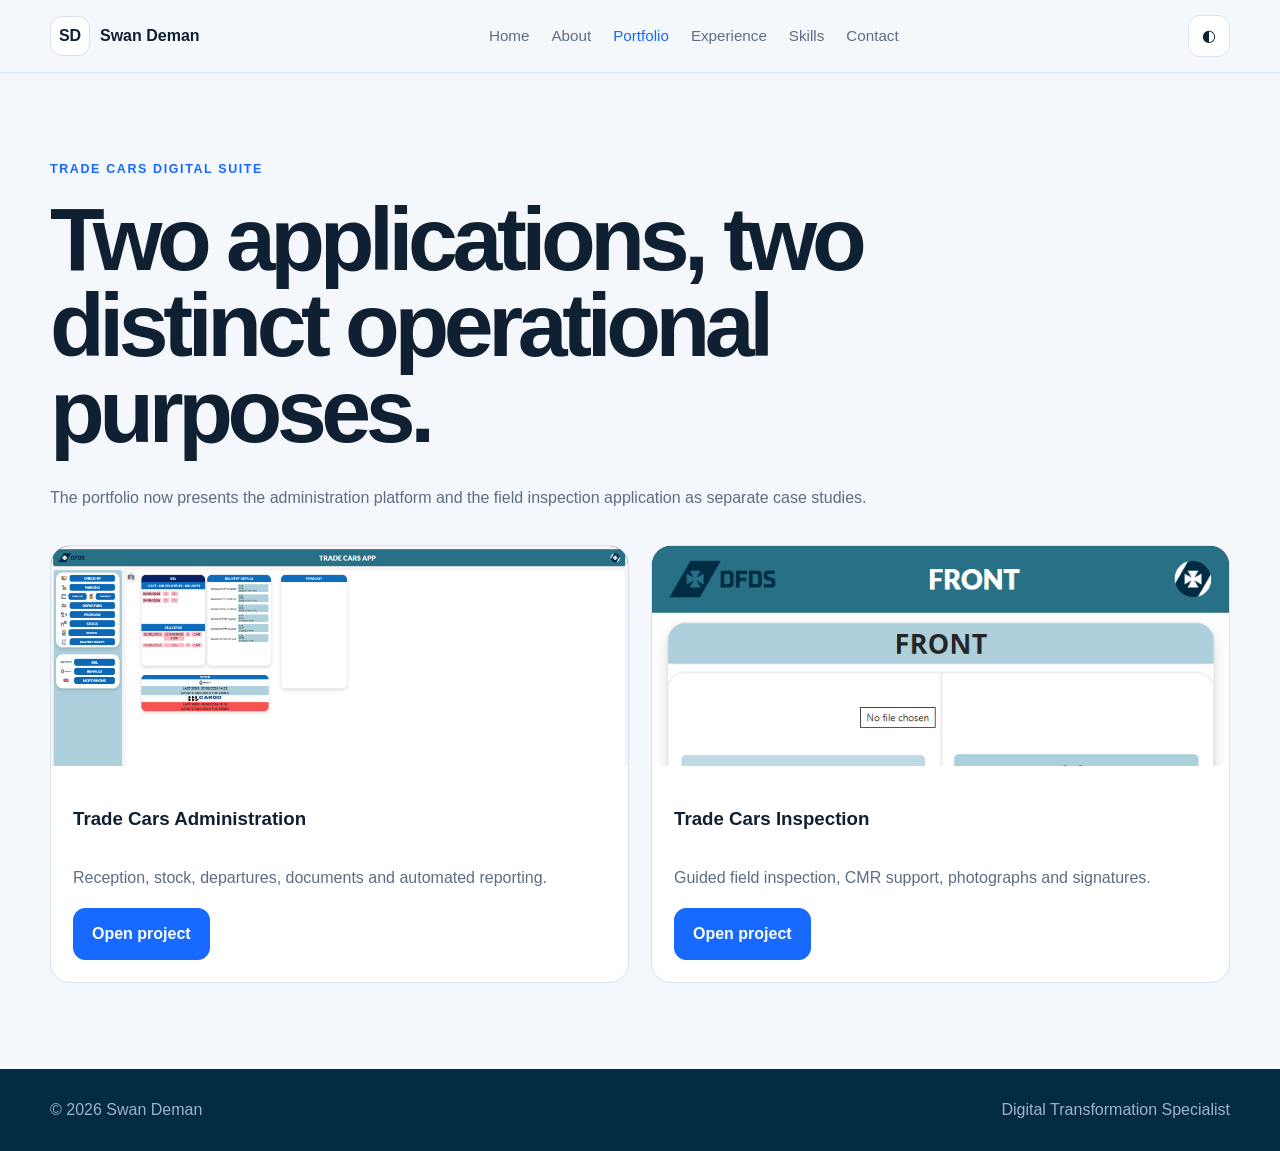
<file: projects/tradecars.html>
<!doctype html>
<html lang="en">
<head>
<meta charset="utf-8">
<meta name="viewport" content="width=device-width,initial-scale=1">
<meta name="description" content="Overview of the separate Trade Cars Administration and Trade Cars Inspection applications.">
<meta name="author" content="Swan Deman">
<meta property="og:title" content="Trade Cars Digital Suite - Swan Deman">
<meta property="og:description" content="Overview of the separate Trade Cars Administration and Trade Cars Inspection applications.">
<meta property="og:type" content="website">
<title>Trade Cars Digital Suite - Swan Deman</title>
<link rel="stylesheet" href="../assets/css/style.css">
</head>
<body>
<header class="site-header">
<div class="container header-inner">
<a class="brand" href="../index.html"><span class="brand-mark">SD</span><span>Swan Deman</span></a>
<nav class="nav"><a class="" href="../index.html">Home</a><a class="" href="../about.html">About</a><a class="active" href="../portfolio.html">Portfolio</a><a class="" href="../experience.html">Experience</a><a class="" href="../skills.html">Skills</a><a class="" href="../contact.html">Contact</a></nav>
<div class="header-actions">
<button id="themeBtn" class="icon-btn" type="button" aria-label="Toggle light and dark mode">◐</button>
<button id="menuBtn" class="icon-btn mobile-toggle" type="button" aria-label="Open navigation">☰</button>
</div></div>
<nav id="mobileNav" class="mobile-nav"><a href="../index.html">Home</a><a href="../about.html">About</a><a href="../portfolio.html">Portfolio</a><a href="../experience.html">Experience</a><a href="../skills.html">Skills</a><a href="../contact.html">Contact</a></nav>
</header>
<main>
<section class="section"><div class="container">
<div class="section-head"><div class="kicker">Trade Cars Digital Suite</div><h1>Two applications, two distinct operational purposes.</h1>
<p>The portfolio now presents the administration platform and the field inspection application as separate case studies.</p></div>
<div class="grid-2">
<article class="project-card card"><div class="project-cover"><img src="../assets/images/tradecars/admin-home.png" alt="Trade Cars Administration"></div><div class="project-body"><h3>Trade Cars Administration</h3><p>Reception, stock, departures, documents and automated reporting.</p><a class="btn primary" href="tradecars-administration.html">Open project</a></div></article>
<article class="project-card card"><div class="project-cover"><img src="../assets/images/tradecars/inspection-workflow.png" alt="Trade Cars Inspection"></div><div class="project-body"><h3>Trade Cars Inspection</h3><p>Guided field inspection, CMR support, photographs and signatures.</p><a class="btn primary" href="tradecars-inspection.html">Open project</a></div></article>
</div></div></section>
</main>
<footer class="footer"><div class="container footer-inner">
<span>© <span data-year></span> Swan Deman</span>
<span>Digital Transformation Specialist</span>
</div></footer>
<div id="lightbox" class="lightbox"><button type="button" aria-label="Close image">×</button><img alt=""></div>
<script src="../assets/js/main.js"></script>
</body>
</html>
</file>
<file: assets/css/style.css>
:root{
  --bg:#f4f7fb;
  --surface:#ffffff;
  --surface-2:#eaf1fb;
  --surface-3:#dce9fa;
  --text:#102033;
  --muted:#5e6d82;
  --line:#d7e2ef;
  --blue:#1769ff;
  --blue-dark:#0d4eb8;
  --navy:#032b43;
  --navy-deep:#02192a;
  --green:#16a46b;
  --amber:#f0a400;
  --shadow:0 18px 54px rgba(12,42,75,.11);
}
html[data-theme="dark"]{
  --bg:#07111e;
  --surface:#0c1a2b;
  --surface-2:#112744;
  --surface-3:#173253;
  --text:#f5f9ff;
  --muted:#a5b5c8;
  --line:#203853;
  --blue:#6da3ff;
  --blue-dark:#94bbff;
  --navy:#020814;
  --navy-deep:#01050a;
  --green:#44d69b;
  --amber:#ffc64d;
  --shadow:0 18px 54px rgba(0,0,0,.35);
}
*{box-sizing:border-box}
html{scroll-behavior:smooth}
body{
  margin:0;
  font-family:Inter,Segoe UI,Arial,sans-serif;
  background:var(--bg);
  color:var(--text);
  line-height:1.65;
}
img{display:block;max-width:100%}
a{color:inherit;text-decoration:none}
button{font:inherit}
.container{width:min(1180px,calc(100% - 36px));margin:auto}
.site-header{
  position:sticky;top:0;z-index:50;
  background:color-mix(in srgb,var(--bg) 88%,transparent);
  backdrop-filter:blur(16px);
  border-bottom:1px solid var(--line)
}
.header-inner{height:72px;display:flex;align-items:center;justify-content:space-between}
.brand{font-weight:800;display:flex;gap:10px;align-items:center}
.brand-mark{
  display:grid;place-items:center;width:40px;height:40px;
  border:1px solid var(--line);border-radius:12px;background:var(--surface)
}
.nav{display:flex;gap:22px;color:var(--muted);font-size:.95rem}
.nav a:hover,.nav a.active{color:var(--blue)}
.header-actions{display:flex;gap:8px}
.icon-btn{
  width:42px;height:42px;border:1px solid var(--line);
  background:var(--surface);color:var(--text);border-radius:12px;cursor:pointer
}
.mobile-toggle{display:none}
.mobile-nav{display:none;padding:12px 18px;border-top:1px solid var(--line);background:var(--surface)}
.mobile-nav a{display:block;padding:10px 0}
.hero{
  padding:96px 0 76px;
  display:grid;grid-template-columns:1.05fr .95fr;gap:62px;align-items:center
}
.kicker{
  color:var(--blue);text-transform:uppercase;letter-spacing:.13em;
  font-weight:800;font-size:.78rem
}
h1{
  font-size:clamp(3rem,7vw,6rem);line-height:.96;
  letter-spacing:-.06em;margin:.18em 0 .35em
}
h2{
  font-size:clamp(2rem,4vw,3.5rem);line-height:1.05;
  letter-spacing:-.045em
}
h3{line-height:1.25}
.lead{font-size:1.1rem;color:var(--muted);max-width:760px}
.actions{display:flex;gap:12px;flex-wrap:wrap;margin-top:26px}
.btn{
  display:inline-flex;align-items:center;justify-content:center;
  padding:12px 18px;border-radius:12px;border:1px solid var(--line);
  background:var(--surface);font-weight:750
}
.btn:hover{transform:translateY(-1px)}
.btn.primary{background:var(--blue);color:#fff;border-color:var(--blue)}
.btn.dark{background:var(--navy);color:#fff;border-color:var(--navy)}
.hero-card{
  background:linear-gradient(145deg,#061426,#123765);
  min-height:500px;border-radius:28px;position:relative;overflow:hidden;
  box-shadow:var(--shadow)
}
.hero-grid{
  position:absolute;inset:0;
  background-image:linear-gradient(rgba(255,255,255,.04) 1px,transparent 1px),
  linear-gradient(90deg,rgba(255,255,255,.04) 1px,transparent 1px);
  background-size:34px 34px
}
.dashboard-card{
  position:absolute;left:7%;right:7%;top:10%;padding:22px;border-radius:18px;
  border:1px solid rgba(255,255,255,.14);background:rgba(5,25,48,.86);color:white
}
.dashboard-title{display:flex;justify-content:space-between}
.live{color:#80f4a6}
.metrics{display:grid;grid-template-columns:repeat(3,1fr);gap:12px;margin:24px 0}
.metric{padding:14px;border-radius:12px;background:rgba(255,255,255,.06)}
.metric small{display:block;color:#9db4cf}.metric strong{font-size:1.35rem}
.bars{height:160px;display:flex;align-items:end;gap:10px;border-bottom:1px solid rgba(255,255,255,.14)}
.bars i{flex:1;background:#4b91ff;border-radius:6px 6px 0 0}
.float-card{
  position:absolute;bottom:7%;padding:14px 16px;border-radius:14px;
  background:rgba(5,25,48,.90);border:1px solid rgba(255,255,255,.14);color:white
}
.float-left{left:5%}.float-right{right:5%}
.section{padding:86px 0}.section.alt{background:var(--surface)}
.section-head{max-width:840px;margin-bottom:34px}
.section-head p,.card p{color:var(--muted)}
.grid-4{display:grid;grid-template-columns:repeat(4,1fr);gap:18px}
.grid-3{display:grid;grid-template-columns:repeat(3,1fr);gap:18px}
.grid-2{display:grid;grid-template-columns:repeat(2,1fr);gap:22px}
.card{
  background:var(--surface);border:1px solid var(--line);
  border-radius:20px;padding:24px
}
.card.emphasis{border-color:color-mix(in srgb,var(--blue) 35%,var(--line))}
.proof-card strong{display:block;font-size:1.05rem;margin-bottom:8px}
.proof-card span{color:var(--muted)}
.project-card{overflow:hidden;padding:0;display:flex;flex-direction:column}
.project-cover{height:220px;background:#071a31;overflow:hidden}
.project-cover img{width:100%;height:100%;object-fit:cover;object-position:top}
.project-body{padding:22px;display:flex;flex-direction:column;flex:1}
.project-body .btn{align-self:flex-start;margin-top:auto}
.tags{display:flex;flex-wrap:wrap;gap:7px;margin:14px 0}
.tag{
  background:var(--surface-2);color:var(--blue);padding:5px 9px;
  border-radius:999px;font-size:.76rem;font-weight:700
}
.badge{
  display:inline-flex;align-items:center;gap:7px;padding:7px 10px;
  border:1px solid var(--line);border-radius:999px;background:var(--surface);
  color:var(--muted);font-size:.8rem;font-weight:700
}
.badge.production::before{content:"●";color:var(--green)}
.badge.origin::before{content:"◆";color:var(--blue)}
.story{display:grid;grid-template-columns:.8fr 1.2fr;gap:72px}
.quote{
  border-left:4px solid var(--blue);background:var(--surface-2);
  padding:22px;border-radius:0 16px 16px 0;color:var(--blue);font-weight:700
}
.timeline{display:grid;grid-template-columns:repeat(5,1fr);gap:12px}
.timeline .card span{
  display:grid;place-items:center;width:36px;height:36px;border-radius:50%;
  background:var(--surface-2);color:var(--blue);font-weight:800
}
.skill-grid{display:grid;grid-template-columns:repeat(3,1fr);gap:18px}
.process{display:grid;grid-template-columns:repeat(6,1fr);gap:10px;align-items:stretch}
.process-step{
  padding:18px;border:1px solid var(--line);border-radius:16px;background:var(--surface)
}
.process-step span{color:var(--blue);font-weight:800}
.process-step strong,.process-step small{display:block}
.process-step small{color:var(--muted);margin-top:6px}
.case-hero{padding:70px 0 40px}
.case-title{max-width:960px}.case-title h1{font-size:clamp(2.7rem,6vw,5rem)}
.case-banner{
  border-radius:24px;overflow:hidden;border:1px solid var(--line);
  box-shadow:var(--shadow);background:var(--surface)
}
.case-banner img{width:100%;height:auto}
.case-layout{display:grid;grid-template-columns:1fr 1fr;gap:22px}
.role-list li,.feature-list li{margin:9px 0;color:var(--muted)}
.feature-list{columns:2;column-gap:32px}
.arch{
  display:grid;grid-template-columns:repeat(9,1fr);
  gap:12px;align-items:center
}
.arch-node{
  padding:18px;text-align:center;border:1px solid var(--line);
  border-radius:16px;background:var(--surface)
}
.arch-arrow{text-align:center;color:var(--blue);font-size:1.5rem}
.before-after{display:grid;grid-template-columns:1fr auto 1fr;gap:20px;align-items:center}
.before-after .arrow{font-size:2rem;color:var(--blue)}
.before-after li{color:var(--muted);margin:8px 0}
.gallery{display:grid;grid-template-columns:repeat(2,1fr);gap:18px}
.gallery figure{
  margin:0;background:var(--surface);border:1px solid var(--line);
  border-radius:18px;overflow:hidden
}
.gallery button{all:unset;cursor:zoom-in;display:block;width:100%}
.gallery img{width:100%;height:auto}
.gallery figcaption{padding:12px 14px;color:var(--muted);font-size:.88rem}
.pdf-preview{display:grid;grid-template-columns:repeat(2,1fr);gap:18px}
.pdf-preview figure{
  margin:0;background:var(--surface);border:1px solid var(--line);
  border-radius:18px;overflow:hidden
}
.pdf-preview img{width:100%;height:330px;object-fit:cover;object-position:top}
.pdf-preview figcaption{padding:12px 14px;color:var(--muted)}
.lightbox{
  position:fixed;inset:0;z-index:100;display:none;align-items:center;
  justify-content:center;background:rgba(0,0,0,.88);padding:24px
}
.lightbox.open{display:flex}
.lightbox img{max-width:95vw;max-height:90vh}
.lightbox button{
  position:absolute;right:22px;top:18px;border:0;background:transparent;
  color:white;font-size:2rem;cursor:pointer
}
.contact-grid{display:grid;grid-template-columns:1fr 1fr;gap:60px}
.contact-panel{background:var(--navy);color:#fff;min-height:calc(100vh - 72px)}
.contact-panel>.container>div:first-child .lead{color:#d8e5f1}
.contact-panel .card{
  background:var(--surface);
  color:var(--text);
  border-color:var(--line)
}
.contact-panel .card h3{color:var(--text)}
.contact-panel .card p{color:var(--muted)}
.contact-panel .card a{color:var(--blue)}
.contact-panel .card .note{color:var(--muted)}
.footer{padding:28px 0;background:var(--navy);color:#9fb3c8}
.footer-inner{display:flex;justify-content:space-between}
.note{font-size:.86rem;color:var(--muted)}
.confidentiality{
  padding:16px 18px;border-radius:14px;
  background:color-mix(in srgb,var(--amber) 11%,var(--surface));
  border:1px solid color-mix(in srgb,var(--amber) 35%,var(--line));
  color:var(--muted)
}
@media(max-width:1050px){
  .nav{gap:14px;font-size:.89rem}
  .grid-4{grid-template-columns:repeat(2,1fr)}
  .process{grid-template-columns:repeat(3,1fr)}
}
@media(max-width:900px){
  .nav{display:none}.mobile-toggle{display:block}
  .hero,.story,.contact-grid,.case-layout{grid-template-columns:1fr}
  .grid-3,.skill-grid{grid-template-columns:1fr 1fr}
  .timeline{grid-template-columns:1fr 1fr}
  .arch{grid-template-columns:1fr}.arch-arrow{transform:rotate(90deg)}
  .before-after{grid-template-columns:1fr}.before-after .arrow{transform:rotate(90deg);text-align:center}
}
@media(max-width:620px){
  .section{padding:62px 0}.hero{padding-top:55px}
  .grid-4,.grid-3,.grid-2,.skill-grid,.timeline,.gallery,.pdf-preview,.process{grid-template-columns:1fr}
  .metrics{grid-template-columns:1fr 1fr}.metric:last-child{display:none}
  .feature-list{columns:1}.footer-inner{flex-direction:column;gap:8px}
  .pdf-preview img{height:auto}
}

.resume-layout{display:grid;grid-template-columns:300px 1fr;gap:34px}
.resume-sidebar{display:grid;gap:18px;align-content:start}
.experience-list{display:grid;gap:22px}
.experience-card{background:var(--surface);border:1px solid var(--line);border-radius:20px;padding:26px}
.experience-card .period{color:var(--blue);font-weight:800;font-size:.88rem}
.experience-card .company{color:var(--muted);margin-top:-4px}
.experience-card ul{margin:16px 0 0;padding-left:20px}
.experience-card li{margin:8px 0;color:var(--muted)}
.resume-skill-list{display:flex;flex-wrap:wrap;gap:8px}
@media(max-width:800px){.resume-layout{grid-template-columns:1fr}}
</file>
